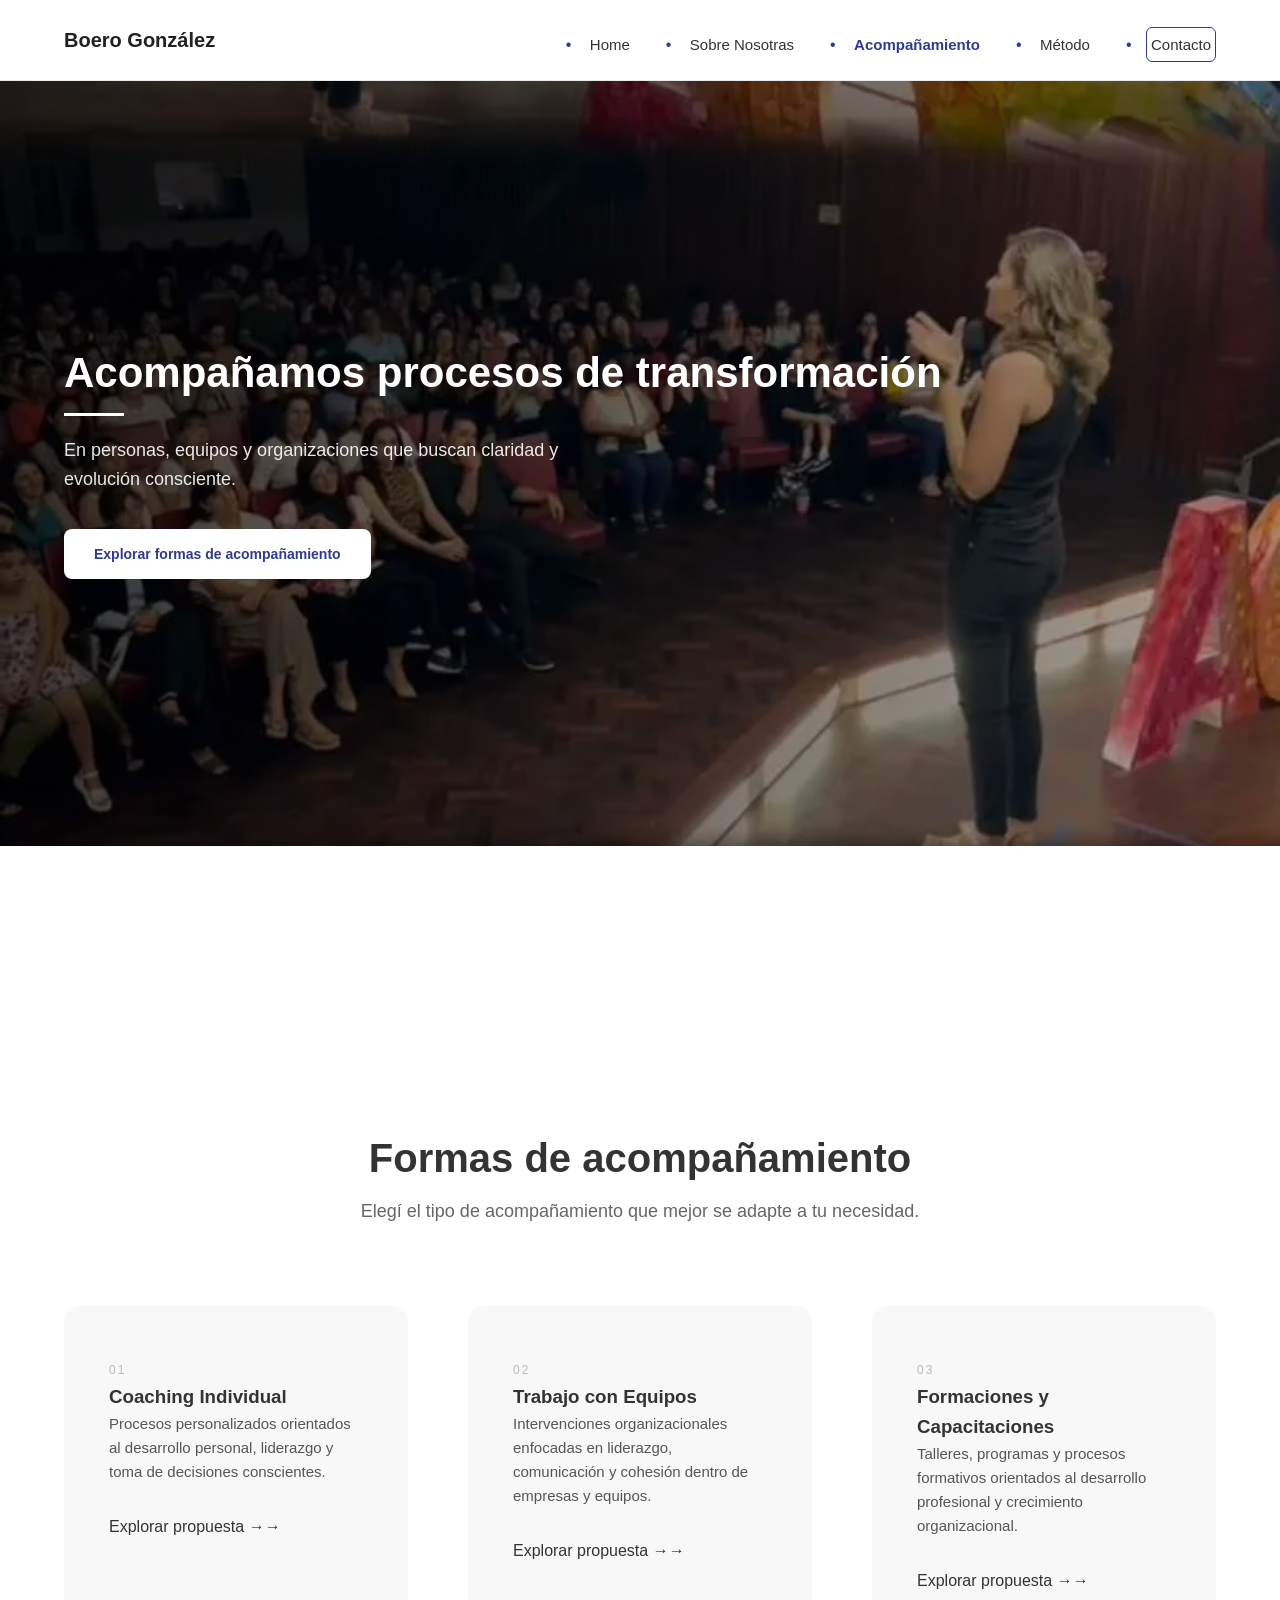
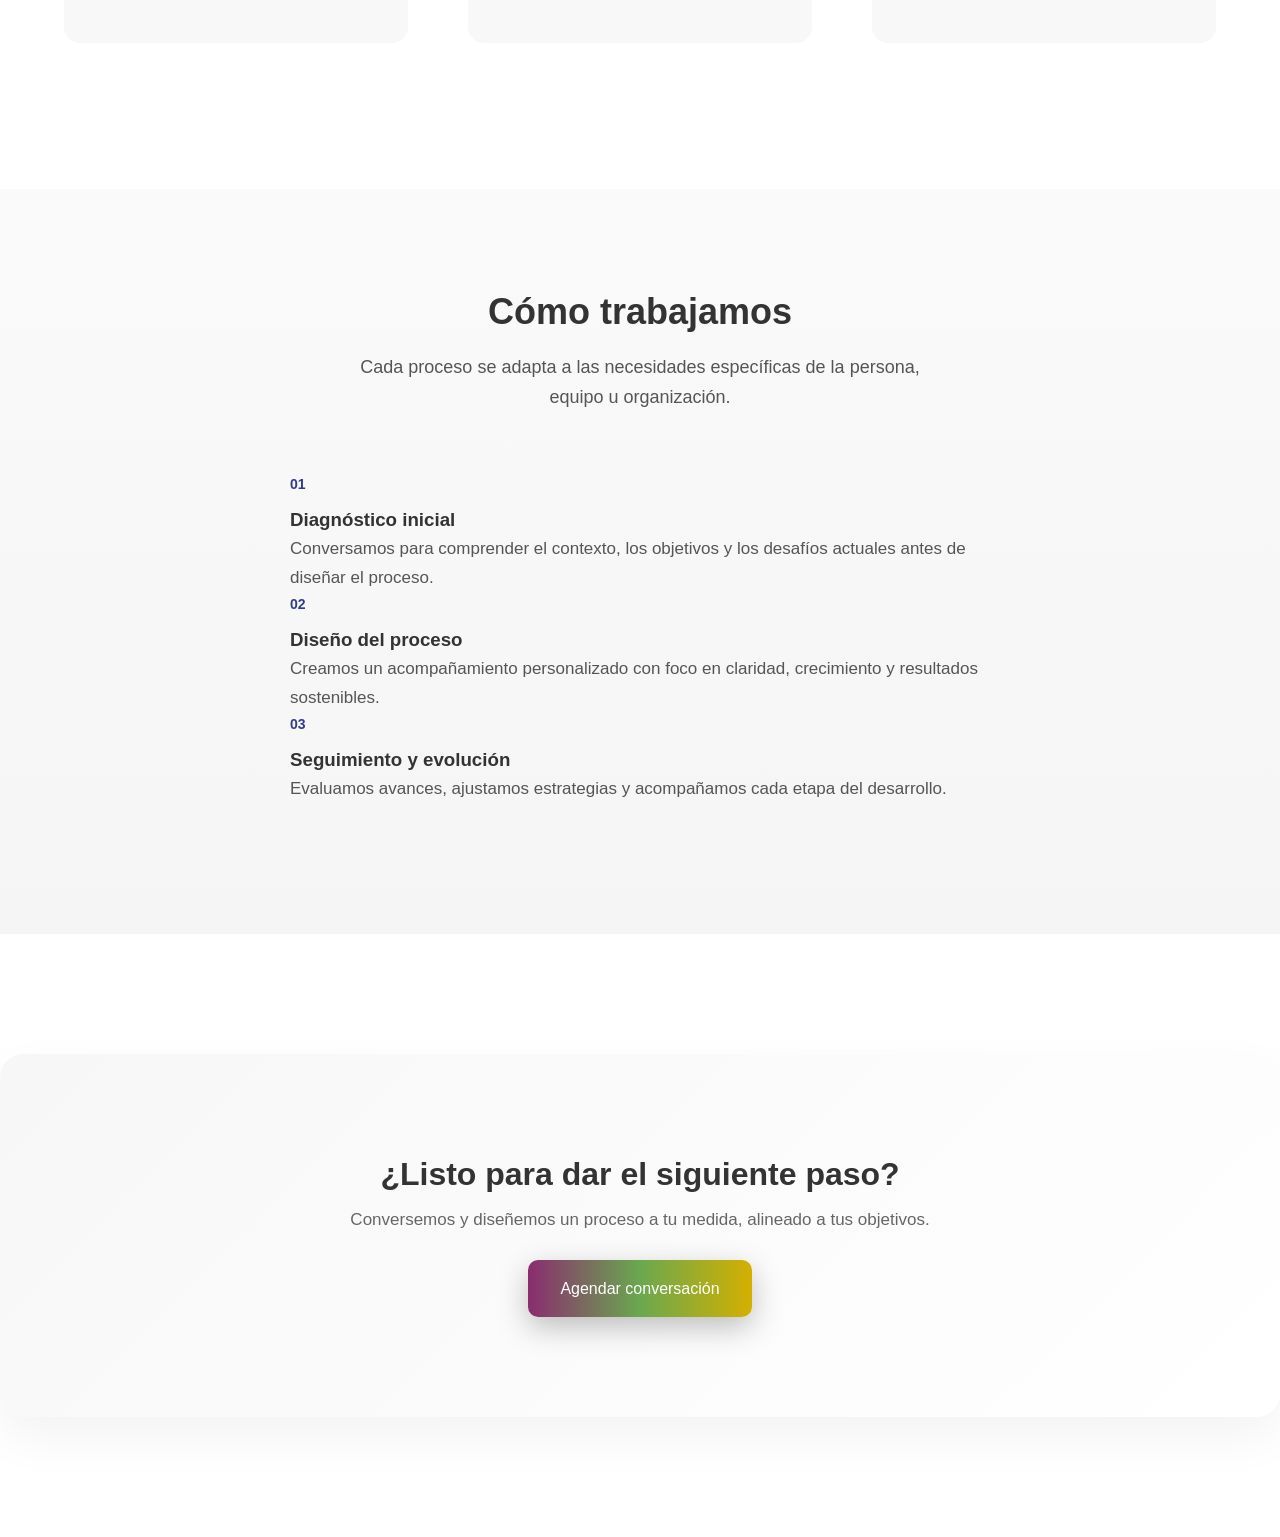
<file: pages/acompañamiento.html>
<!DOCTYPE html>
<html lang="en">
<head>
    <meta charset="UTF-8">
    <meta name="viewport" content="width=device-width, initial-scale=1.0">
    <title>Document</title>
    <link rel="stylesheet" href="/index.html">
    <link rel="stylesheet" href="../css/style.css">


    <!-- Google tag (gtag.js) -->
<script async src="https://www.googletagmanager.com/gtag/js?id=G-6WRJ2VGB2G"></script>
<script>
  window.dataLayer = window.dataLayer || [];
  function gtag(){dataLayer.push(arguments);}
  gtag('js', new Date());

  gtag('config', 'G-6WRJ2VGB2G');
</script>

 <!-- Microsoft Clarity -->
<script type="text/javascript">
    (function(c,l,a,r,i,t,y){
        c[a]=c[a]||function(){(c[a].q=c[a].q||[]).push(arguments)};
        t=l.createElement(r);t.async=1;t.src="https://www.clarity.ms/tag/"+i;
        y=l.getElementsByTagName(r)[0];y.parentNode.insertBefore(t,y);
    })(window, document, "clarity", "script", "wljc9yk3dj");
</script>

</head>
<body>
      <!-- MENU NAV -->
 <!-- MENU NAV -->

<header class="navbar">
  <div class="container nav-container">

    <!-- Logo -->
    <div class="logo">
      <a href="../index.html">Boero González</a>
    </div>

    <!-- Botón hamburguesa -->
    <div class="menu-toggle">
      <span></span>
      <span></span>
      <span></span>
    </div>

    <!-- Navegación principal -->
    <nav class="nav-menu">
      <ul class="nav-links">

        <li><a href="../index.html">Home</a></li>

        <li><a href="./sobrenosotras.html">Sobre Nosotras</a></li>

        <li class="dropdown">
          <a href="./acompañamiento.html" class="active">Acompañamiento</a>
          <ul class="dropdown-menu">
            <li><a href="./sub-menu/coachingindi.html">Coaching Individual</a></li>
            <li><a href="./sub-menu/trabajoequip.html">Trabajo con Equipos</a></li>
            <li><a href="./sub-menu/formaciones.html">Formaciones</a></li>
            <li><a href="./sub-menu/page-interna.html">Coaches certificados</a></li>
          </ul>
        </li>

        <li><a href="./metodo.html">Método</a></li>

        <li><a href="./contacto.html" class="btn-nav">Contacto</a></li>

      </ul>
    </nav>

  </div>

  
</header>


 <!-- HERO PRINCIPAL-->

<section class="acompanamiento-hero">

  <div class="acompanamiento-overlay"></div>

  <div class="container hero-content">

    <h1>Acompañamos procesos de transformación</h1>

    <p>
      En personas, equipos y organizaciones que buscan claridad y evolución consciente.
    </p>

    <a href="#formas-acompanamiento" class="hero-cta btn">
      Explorar formas de acompañamiento
    </a>

  </div>

</section>




 <br>


 <!-- FORMAS DE ACOMPAÑAMIENTO -->

<section id="formas-acompanamiento" class="acompanamiento-hub">

  <div class="container">

    <div class="hub-header">
      <h2>Formas de acompañamiento</h2>
      <p class="hub-subtitulo">
        Elegí el tipo de acompañamiento que mejor se adapte a tu necesidad.
      </p>
    </div>

    <div class="hub-grid">
      

      <!-- Card 01 -->
      <a href="./sub-menu/coachingindi.html" class="hub-card">
        <span class="hub-numero">01</span>
        <h3>Coaching Individual</h3>
        <p>
          Procesos personalizados orientados al desarrollo personal,
          liderazgo y toma de decisiones conscientes.
        </p>
        <span class="hub-link">Explorar propuesta →</span>
      </a>

      <!-- Card 02 -->
      <a href="./sub-menu/trabajoequip.html" class="hub-card">
        <span class="hub-numero">02</span>
        <h3>Trabajo con Equipos</h3>
        <p>
          Intervenciones organizacionales enfocadas en liderazgo,
          comunicación y cohesión dentro de empresas y equipos.
        </p>
        <span class="hub-link">Explorar propuesta →</span>
      </a>

      <!-- Card 03 -->
      <a href="./sub-menu/formaciones.html" class="hub-card">
        <span class="hub-numero">03</span>
        <h3>Formaciones y Capacitaciones</h3>
        <p>
          Talleres, programas y procesos formativos orientados al
          desarrollo profesional y crecimiento organizacional.
        </p>
        <span class="hub-link">Explorar propuesta →</span>
      </a>

    </div>

  </div>

</section>



<br>
 <!-- COMO TRABAJAMOS  -->
 

  <section class="como-trabajamos">
  <div class="container">

    <div class="section-header">
      <h2>Cómo trabajamos</h2>
      <p>
        Cada proceso se adapta a las necesidades específicas de la persona,
        equipo u organización.
      </p>
    </div>

    <div class="proceso-grid">

      <div class="paso">
        <div class="numero">01</div>
        <h3>Diagnóstico inicial</h3>
        <p>
          Conversamos para comprender el contexto, los objetivos y los desafíos
          actuales antes de diseñar el proceso.
        </p>
      </div>

      <div class="paso">
        <div class="numero">02</div>
        <h3>Diseño del proceso</h3>
        <p>
          Creamos un acompañamiento personalizado con foco en claridad,
          crecimiento y resultados sostenibles.
        </p>
      </div>

      <div class="paso">
        <div class="numero">03</div>
        <h3>Seguimiento y evolución</h3>
        <p>
          Evaluamos avances, ajustamos estrategias y acompañamos cada etapa
          del desarrollo.
        </p>
      </div>

    </div>

  </div>
</section>


<!-- CTA FINAL -->
<section class="cta-final">
  <div class="container">
    <h2>¿Listo para dar el siguiente paso?</h2>
<p>
Conversemos y diseñemos un proceso a tu medida, alineado a tus objetivos.
</p>
   <a href="https://wa.me/543424661203" target="_blank" class="btn-primary">
  Agendar conversación
</a>
  </div>
</section>



<script>
  const toggle = document.querySelector('.menu-toggle');
  const navMenu = document.querySelector('.nav-menu');

  if (toggle && navMenu) {
    toggle.addEventListener('click', () => {
      navMenu.classList.toggle('active');
    });
  }

  // cerrar menú al hacer click en links
  const links = document.querySelectorAll('.nav-links a');

  links.forEach(link => {
    link.addEventListener('click', () => {
      navMenu.classList.remove('active');
    });
  });

  // 🔥 dropdown mobile (versión correcta)
  document.querySelectorAll('.dropdown > a').forEach(link => {

    link.addEventListener('click', (e) => {

      if (window.innerWidth <= 768) {

        const parent = link.parentElement;

        if (!parent.classList.contains('open')) {

          e.preventDefault();

          // 🔥 cerrar otros dropdowns
          document.querySelectorAll('.dropdown').forEach(d => {
            d.classList.remove('open');
          });

          parent.classList.add('open');
        }

      }

    });

  });

</script>
</body>
</html>
</file>
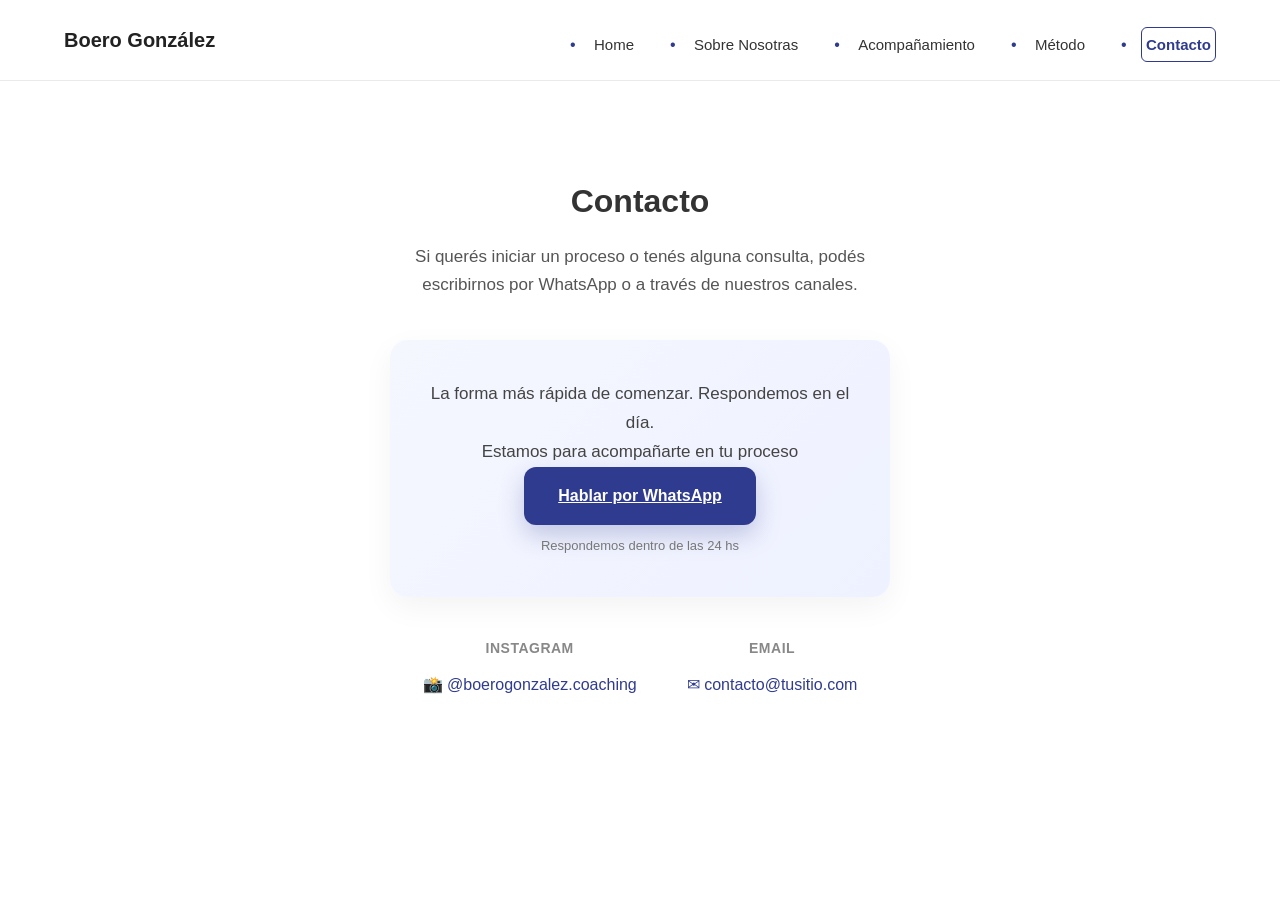
<file: pages/contacto.html>
<!DOCTYPE html>
<html lang="en">
<head>
    <meta charset="UTF-8">
    <meta name="viewport" content="width=device-width, initial-scale=1.0">
    <title>Document</title>
    <link rel="stylesheet" href="../css/style.css">
    <link rel="stylesheet" href="../index.html">

   <!-- Google tag (gtag.js) -->
<script async src="https://www.googletagmanager.com/gtag/js?id=G-6WRJ2VGB2G"></script>
<script>
  window.dataLayer = window.dataLayer || [];
  function gtag(){dataLayer.push(arguments);}
  gtag('js', new Date());

  gtag('config', 'G-6WRJ2VGB2G');
</script>


 <!-- Microsoft Clarity -->
<script type="text/javascript">
    (function(c,l,a,r,i,t,y){
        c[a]=c[a]||function(){(c[a].q=c[a].q||[]).push(arguments)};
        t=l.createElement(r);t.async=1;t.src="https://www.clarity.ms/tag/"+i;
        y=l.getElementsByTagName(r)[0];y.parentNode.insertBefore(t,y);
    })(window, document, "clarity", "script", "wljc9yk3dj");
</script>

</head>
<body>
  <!-- MENU NAV -->

<header class="navbar">
  <div class="container nav-container">

    <!-- Logo -->
    <div class="logo">
      <a href="../index.html">Boero González</a>
    </div>

    <!-- Botón hamburguesa -->
    <div class="menu-toggle">
      <span></span>
      <span></span>
      <span></span>
    </div>

    <!-- Navegación principal -->
    <nav class="nav-menu">
      <ul class="nav-links">

        <li><a href="../index.html">Home</a></li>

        <li><a href="./sobrenosotras.html">Sobre Nosotras</a></li>

        <li class="dropdown">
          <a href="./acompañamiento.html">Acompañamiento</a>
          <ul class="dropdown-menu">
            <li><a href="./sub-menu/coachingindi.html">Coaching Individual</a></li>
            <li><a href="./sub-menu/trabajoequip.html">Trabajo con Equipos</a></li>
            <li><a href="./sub-menu/formaciones.html">Formaciones</a></li>
            <li><a href="./sub-menu/page-interna.html"></a>Coaches certificados</li>
          </ul>
        </li>

        <li><a href="./metodo.html">Método</a></li>

        <li><a href="./contacto.html" class="btn-nav active">Contacto</a></li>

      </ul>
    </nav>

  </div>

  
</header>

<section class="contacto">

  <div class="container contacto-container">

    <h2>Contacto</h2>

    <p class="contacto-intro">
      Si querés iniciar un proceso o tenés alguna consulta, podés escribirnos por WhatsApp o a través de nuestros canales.
    </p>

    <!-- WHATSAPP -->
    <div class="contacto-whatsapp">
      <p>La forma más rápida de comenzar. Respondemos en el día.</p>

      <p class="contacto-highlight">
        Estamos para acompañarte en tu proceso
      </p>
<a href="https://wa.me/5493424661203?text=Hola,%20vengo%20desde%20la%20web%20y%20quiero%20más%20información"
   target="_blank"
   class="btn-whatsapp"
   onclick="gtag('event', 'click_whatsapp', {
     'event_category': 'conversion',
     'event_label': 'contacto'
   });">
  Hablar por WhatsApp
</a>

      <p class="contacto-note">
        Respondemos dentro de las 24 hs
      </p>
    </div>

    <!-- OTROS CANALES -->
    <div class="contacto-info">

      <div class="contacto-item">
        <h4>Instagram</h4>
        <a href="https://www.instagram.com/boerogonzalez.coaching"
           target="_blank">
          📸 @boerogonzalez.coaching
        </a>
      </div>

      <div class="contacto-item">
        <h4>Email</h4>
        <a href="mailto:contacto@tusitio.com">
          ✉ contacto@tusitio.com
        </a>
      </div>

    </div>

  </div>

</section>

 

  <!-- TODO tu contenido -->
<script>
  const toggle = document.querySelector('.menu-toggle');
  const navMenu = document.querySelector('.nav-menu');

  if (toggle && navMenu) {
    toggle.addEventListener('click', () => {
      navMenu.classList.toggle('active');
    });
  }

  // cerrar menú al hacer click en links
  const links = document.querySelectorAll('.nav-links a');

  links.forEach(link => {
    link.addEventListener('click', () => {
      navMenu.classList.remove('active');
    });
  });

  // 🔥 dropdown mobile (versión correcta)
  document.querySelectorAll('.dropdown > a').forEach(link => {

    link.addEventListener('click', (e) => {

      if (window.innerWidth <= 768) {

        const parent = link.parentElement;

        if (!parent.classList.contains('open')) {

          e.preventDefault();

          // 🔥 cerrar otros dropdowns
          document.querySelectorAll('.dropdown').forEach(d => {
            d.classList.remove('open');
          });

          parent.classList.add('open');
        }

      }

    });

  });

</script>




</body>
</html>
</file>
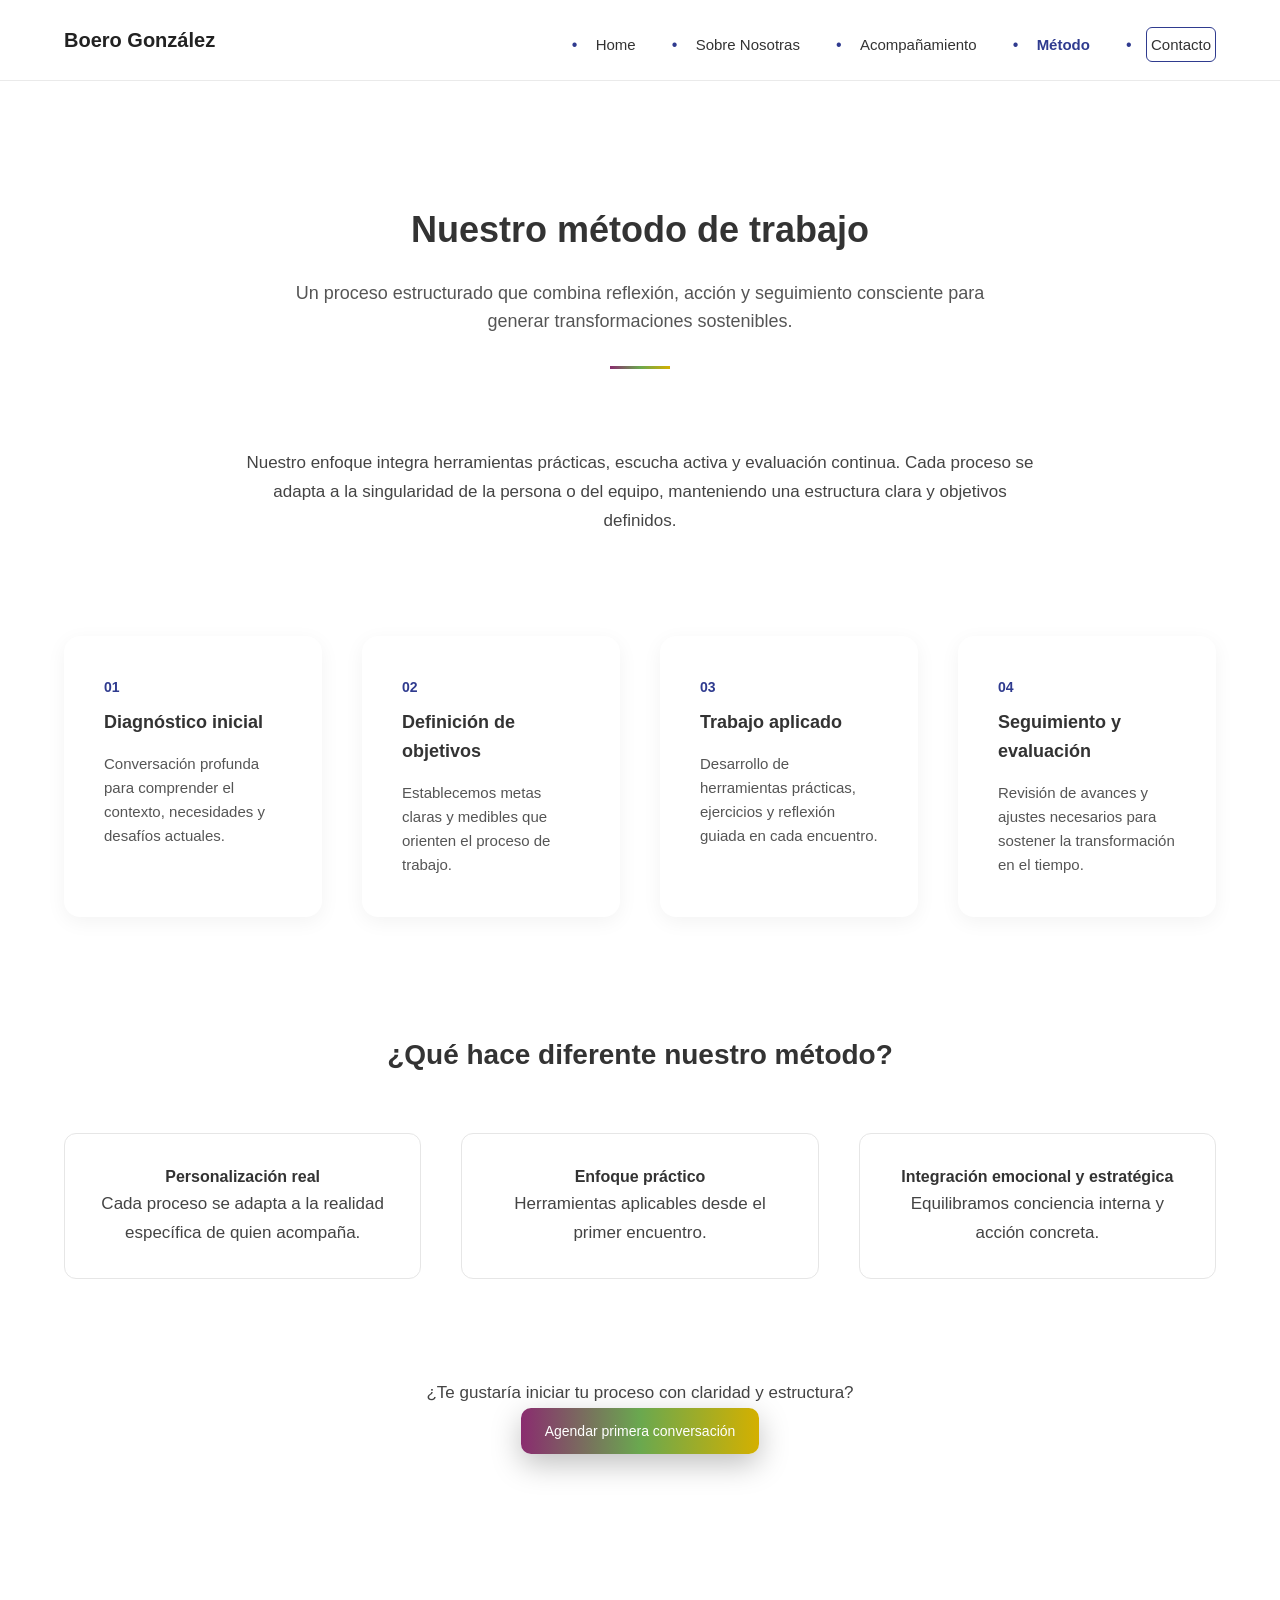
<file: pages/metodo.html>
<!DOCTYPE html>
<html lang="en">
<head>
    <meta charset="UTF-8">
    <meta name="viewport" content="width=device-width, initial-scale=1.0">
    <title>Document</title>
    <link rel="stylesheet" href="../css/style.css"> 
    <link rel="stylesheet" href="../index.html">


   <!-- Google tag (gtag.js) -->
<script async src="https://www.googletagmanager.com/gtag/js?id=G-6WRJ2VGB2G"></script>
<script>
  window.dataLayer = window.dataLayer || [];
  function gtag(){dataLayer.push(arguments);}
  gtag('js', new Date());

  gtag('config', 'G-6WRJ2VGB2G');
</script>


 <!-- Microsoft Clarity -->
<script type="text/javascript">
    (function(c,l,a,r,i,t,y){
        c[a]=c[a]||function(){(c[a].q=c[a].q||[]).push(arguments)};
        t=l.createElement(r);t.async=1;t.src="https://www.clarity.ms/tag/"+i;
        y=l.getElementsByTagName(r)[0];y.parentNode.insertBefore(t,y);
    })(window, document, "clarity", "script", "wljc9yk3dj");
</script>

</head>
<body>
 <!-- MENU NAV -->

<header class="navbar">
  <div class="container nav-container">

    <!-- Logo -->
    <div class="logo">
      <a href="../index.html">Boero González</a>
    </div>

    <!-- Botón hamburguesa -->
    <div class="menu-toggle">
      <span></span>
      <span></span>
      <span></span>
    </div>

    <!-- Navegación principal -->
    <nav class="nav-menu">
      <ul class="nav-links">

        <li><a href="../index.html">Home</a></li>

        <li><a href="./sobrenosotras.html">Sobre Nosotras</a></li>

        <li class="dropdown">
          <a href="./acompañamiento.html">Acompañamiento</a>
          <ul class="dropdown-menu">
            <li><a href="./sub-menu/coachingindi.html">Coaching Individual</a></li>
            <li><a href="./sub-menu/trabajoequip.html">Trabajo con Equipos</a></li>
            <li><a href="./sub-menu/formaciones.html" class="active">Formaciones</a></li>
            <li><a href="./sub-menu/page-interna.html">Coaches certificados</a></li>
          </ul>
        </li>

        <li><a href="./metodo.html" class="active">Método</a></li>

        <li><a href="./contacto.html" class="btn-nav">Contacto</a></li>

      </ul>
    </nav>

  </div>

  
</header>


<!-- METODO -->
<section class="metodo">

  <div class="container">

    <!-- HERO METODO -->
    <div class="metodo-header">
      <h1>Nuestro método de trabajo</h1>
      <p class="metodo-intro">
        Un proceso estructurado que combina reflexión, acción y seguimiento
        consciente para generar transformaciones sostenibles.
      </p>
      <div class="linea-divisoria"></div>
    </div>


    <!-- DESCRIPCIÓN GENERAL -->
    <div class="metodo-descripcion">
      <p>
        Nuestro enfoque integra herramientas prácticas, escucha activa y
        evaluación continua. Cada proceso se adapta a la singularidad
        de la persona o del equipo, manteniendo una estructura clara
        y objetivos definidos.
      </p>
    </div>


    <!-- ETAPAS DEL PROCESO -->
    <div class="metodo-etapas">

      <div class="etapa">
        <span class="numero">01</span>
        <h3>Diagnóstico inicial</h3>
        <p>
          Conversación profunda para comprender el contexto,
          necesidades y desafíos actuales.
        </p>
      </div>

      <div class="etapa">
        <span class="numero">02</span>
        <h3>Definición de objetivos</h3>
        <p>
          Establecemos metas claras y medibles que orienten
          el proceso de trabajo.
        </p>
      </div>

      <div class="etapa">
        <span class="numero">03</span>
        <h3>Trabajo aplicado</h3>
        <p>
          Desarrollo de herramientas prácticas, ejercicios
          y reflexión guiada en cada encuentro.
        </p>
      </div>

      <div class="etapa">
        <span class="numero">04</span>
        <h3>Seguimiento y evaluación</h3>
        <p>
          Revisión de avances y ajustes necesarios para sostener
          la transformación en el tiempo.
        </p>
      </div>

    </div>


    <!-- DIFERENCIADOR -->
    <div class="metodo-diferencial">
      <h2>¿Qué hace diferente nuestro método?</h2>

      <div class="diferencial-grid">
        <div class="diferencial-item">
          <h4>Personalización real</h4>
          <p>Cada proceso se adapta a la realidad específica de quien acompaña.</p>
        </div>

        <div class="diferencial-item">
          <h4>Enfoque práctico</h4>
          <p>Herramientas aplicables desde el primer encuentro.</p>
        </div>

        <div class="diferencial-item">
          <h4>Integración emocional y estratégica</h4>
          <p>Equilibramos conciencia interna y acción concreta.</p>
        </div>
      </div>
    </div>


    <!-- CTA FINAL -->
    <div class="metodo-cta">
      <p>¿Te gustaría iniciar tu proceso con claridad y estructura?</p>
      <a href="#contacto" class="btn-primary">Agendar primera conversación</a>
    </div>

  </div>

</section>







  <!-- TODO tu contenido -->
<script>
  const toggle = document.querySelector('.menu-toggle');
  const navMenu = document.querySelector('.nav-menu');

  if (toggle && navMenu) {
    toggle.addEventListener('click', () => {
      navMenu.classList.toggle('active');
    });
  }

  // cerrar menú al hacer click en links
  const links = document.querySelectorAll('.nav-links a');

  links.forEach(link => {
    link.addEventListener('click', () => {
      navMenu.classList.remove('active');
    });
  });

  // 🔥 dropdown mobile (versión correcta)
  document.querySelectorAll('.dropdown > a').forEach(link => {

    link.addEventListener('click', (e) => {

      if (window.innerWidth <= 768) {

        const parent = link.parentElement;

        if (!parent.classList.contains('open')) {

          e.preventDefault();

          // 🔥 cerrar otros dropdowns
          document.querySelectorAll('.dropdown').forEach(d => {
            d.classList.remove('open');
          });

          parent.classList.add('open');
        }

      }

    });

  });

</script>




</body>
</html>
</file>
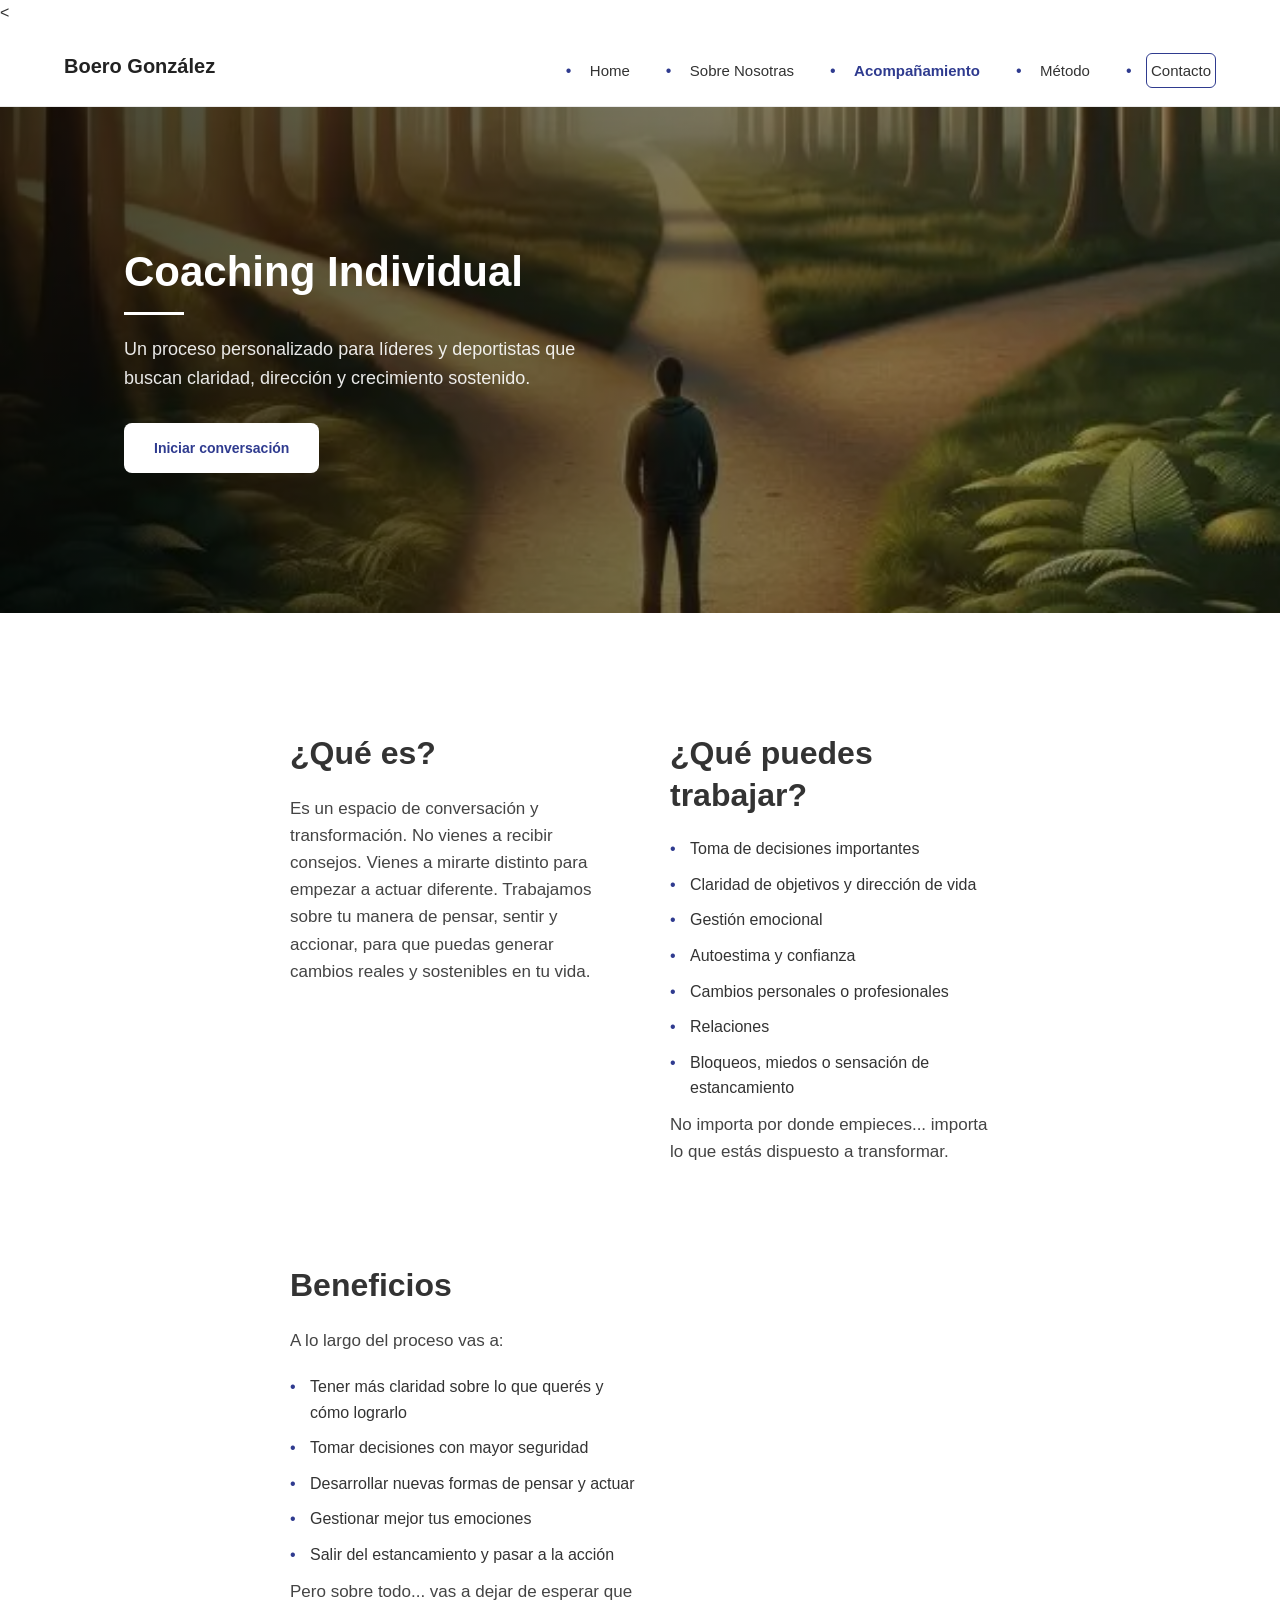
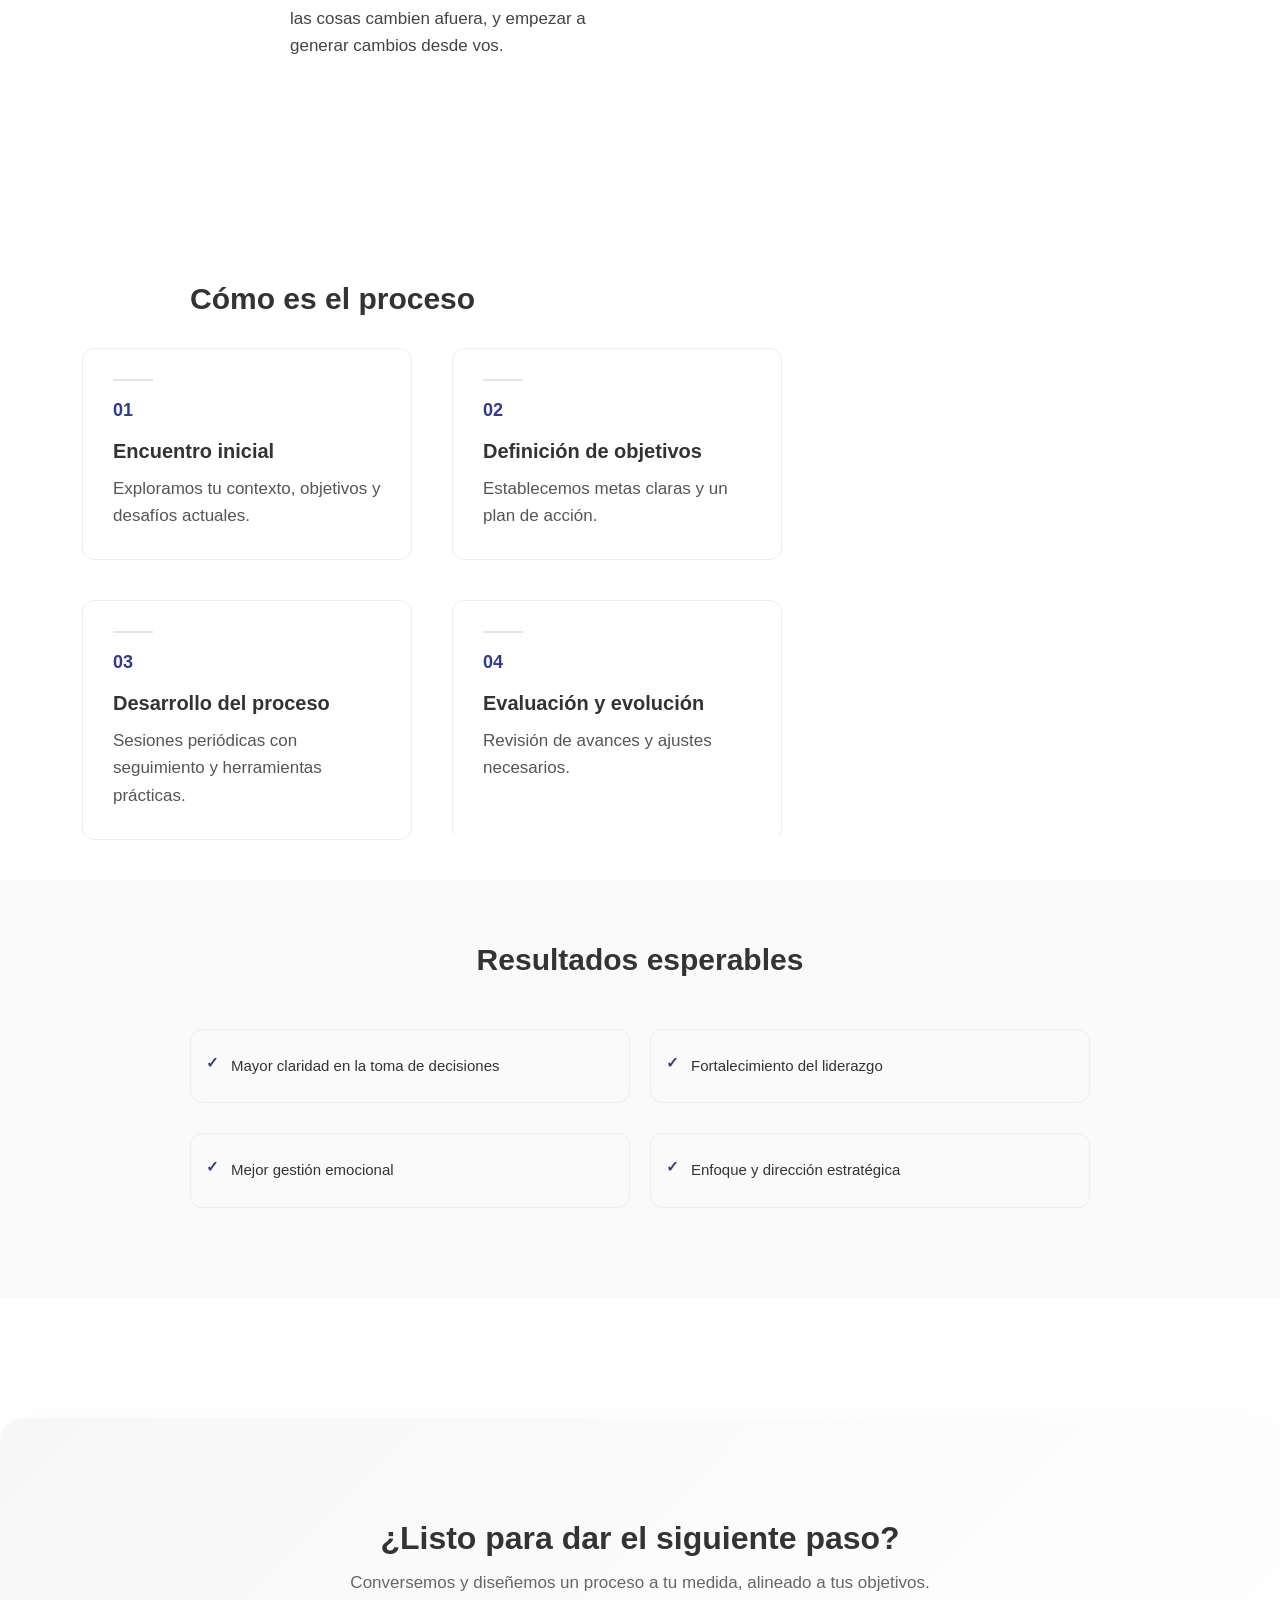
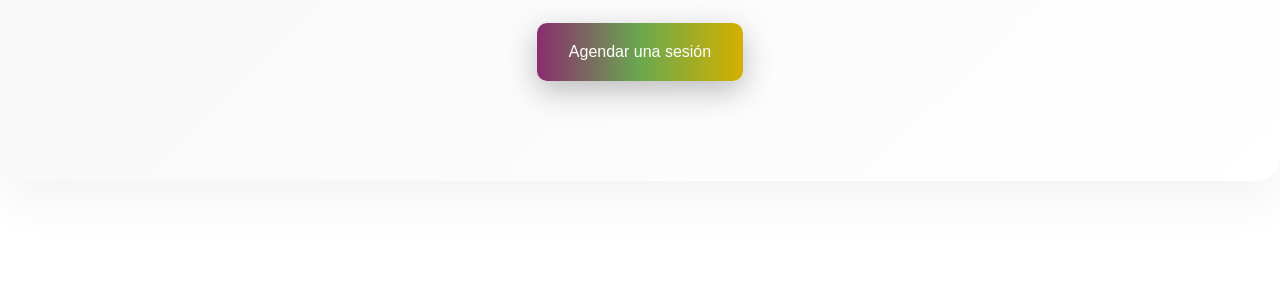
<file: pages/sub-menu/coachingindi.html>
<!DOCTYPE html>
<html lang="en">
<head>
    <meta charset="UTF-8">
    <meta name="viewport" content="width=device-width, initial-scale=1.0">
    <title>Document</title>
    <link rel="stylesheet" href="../../css/style.css">


    <<!-- Google tag (gtag.js) -->
<script async src="https://www.googletagmanager.com/gtag/js?id=G-6WRJ2VGB2G"></script>
<script>
  window.dataLayer = window.dataLayer || [];
  function gtag(){dataLayer.push(arguments);}
  gtag('js', new Date());

  gtag('config', 'G-6WRJ2VGB2G');
</script>



 <!-- Microsoft Clarity -->
<script type="text/javascript">
    (function(c,l,a,r,i,t,y){
        c[a]=c[a]||function(){(c[a].q=c[a].q||[]).push(arguments)};
        t=l.createElement(r);t.async=1;t.src="https://www.clarity.ms/tag/"+i;
        y=l.getElementsByTagName(r)[0];y.parentNode.insertBefore(t,y);
    })(window, document, "clarity", "script", "wljc9yk3dj");
</script>

</head>
<body>
  <!-- MENU NAV -->

<header class="navbar">
  <div class="container nav-container">

    <!-- Logo -->
    <div class="logo">
      <a href="../../index.html">Boero González</a>
    </div>

    <!-- Botón hamburguesa -->
    <div class="menu-toggle">
      <span></span>
      <span></span>
      <span></span>
    </div>

    <!-- Navegación principal -->
    <nav class="nav-menu">
      <ul class="nav-links">

        <li><a href="../../index.html">Home</a></li>

        <li><a href="../sobrenosotras.html">Sobre Nosotras</a></li>

        <li class="dropdown">
          <a href="../acompañamiento.html" class="active">Acompañamiento</a>
          <ul class="dropdown-menu">
            <li><a href="./coachingindi.html" class="active">Coaching Individual</a></li>
            <li><a href="./trabajoequip.html">Trabajo con Equipos</a></li>
            <li><a href="./formaciones.html">Formaciones</a></li>
            <li><a href="./page-interna.html">Coaches certificados</a></li>
          </ul>
        </li>

        <li><a href="../metodo.html">Método</a></li>

        <li><a href="../contacto.html" class="btn-nav">Contacto</a></li>

      </ul>
    </nav>

  </div>

  
</header>











<section class="coaching-hero">
  <div class="container">
    <div class="hero-content">
      <h1>Coaching Individual</h1>
      <p>
        Un proceso personalizado para líderes y deportistas que buscan claridad,
        dirección y crecimiento sostenido.
      </p>
      <a href="https://wa.me/543424661203" target="_blank" class="hero-cta">
  Iniciar conversación
</a>
    </div>
  </div>
</section>

<section class="coaching">

  <div class="container">

    <!-- FILA 1 -->
    <div class="coaching-row">

      <div class="coaching-box">
        <h2>¿Qué es?</h2>
        <p>
          Es un espacio de conversación y transformación. No vienes a recibir consejos.
          Vienes a mirarte distinto para empezar a actuar diferente.
          Trabajamos sobre tu manera de pensar, sentir y accionar, para que puedas generar cambios reales y sostenibles en tu vida.
        </p>
      </div>

      <div class="coaching-box">
        <h2>¿Qué puedes trabajar?</h2>
        <ul class="ideal-list">
          <li>Toma de decisiones importantes</li>
          <li>Claridad de objetivos y dirección de vida</li>
          <li>Gestión emocional</li>
          <li>Autoestima y confianza</li>
          <li>Cambios personales o profesionales</li>
          <li>Relaciones</li>
          <li>Bloqueos, miedos o sensación de estancamiento</li>
        </ul>
        <p>No importa por donde empieces... importa lo que estás dispuesto a transformar.</p>
      </div>

    </div>

    <!-- FILA 2 -->
    <div class="coaching-row">

      <div class="coaching-box">
        <h2>Beneficios</h2>
        <p>A lo largo del proceso vas a:</p>
        <ul class="ideal-list">
          <li>Tener más claridad sobre lo que querés y cómo lograrlo</li>
          <li>Tomar decisiones con mayor seguridad</li>
          <li>Desarrollar nuevas formas de pensar y actuar</li>
          <li>Gestionar mejor tus emociones</li>
          <li>Salir del estancamiento y pasar a la acción</li>
        </ul>
        <p>
          Pero sobre todo... vas a dejar de esperar que las cosas cambien afuera,
          y empezar a generar cambios desde vos.
        </p>
      </div>

    </div>

  </div>

</section>


<section class="coaching-proceso">
  <div class="container">
    <h2>Cómo es el proceso</h2>

    <div class="timeline">
      <div class="step">
        <span class="number">01</span>
        <h3>Encuentro inicial</h3>
        <p>Exploramos tu contexto, objetivos y desafíos actuales.</p>
      </div>

      <div class="step">
        <span class="number">02</span>
        <h3>Definición de objetivos</h3>
        <p>Establecemos metas claras y un plan de acción.</p>
      </div>

      <div class="step">
        <span class="number">03</span>
        <h3>Desarrollo del proceso</h3>
        <p>Sesiones periódicas con seguimiento y herramientas prácticas.</p>
      </div>

      <div class="step">
        <span class="number">04</span>
        <h3>Evaluación y evolución</h3>
        <p>Revisión de avances y ajustes necesarios.</p>
      </div>
    </div>
  </div>
</section>


<section class="coaching-resultados">
  <div class="container">
    <h2>Resultados esperables</h2>
    <ul class="result-list">
      <li>Mayor claridad en la toma de decisiones</li>
      <li>Fortalecimiento del liderazgo</li>
      <li>Mejor gestión emocional</li>
      <li>Enfoque y dirección estratégica</li>
    </ul>
  </div>
</section>



<!-- CTA FINAL -->
<section class="cta-final">
  <div class="container">
    <h2>¿Listo para dar el siguiente paso?</h2>
<p>
Conversemos y diseñemos un proceso a tu medida, alineado a tus objetivos.
</p>
   <a href="https://wa.me/543424661203" target="_blank" class="btn-primary">
  Agendar una sesión
</a>
  </div>
</section>


<script>
  const toggle = document.querySelector('.menu-toggle');
  const navMenu = document.querySelector('.nav-menu');

  if (toggle && navMenu) {
    toggle.addEventListener('click', () => {
      navMenu.classList.toggle('active');
    });
  }

  // cerrar menú al hacer click en links
  const links = document.querySelectorAll('.nav-links a');

  links.forEach(link => {
    link.addEventListener('click', () => {
      navMenu.classList.remove('active');
    });
  });

  // 🔥 dropdown mobile (versión correcta)
  document.querySelectorAll('.dropdown > a').forEach(link => {

    link.addEventListener('click', (e) => {

      if (window.innerWidth <= 768) {

        const parent = link.parentElement;

        if (!parent.classList.contains('open')) {

          e.preventDefault();

          // 🔥 cerrar otros dropdowns
          document.querySelectorAll('.dropdown').forEach(d => {
            d.classList.remove('open');
          });

          parent.classList.add('open');
        }

      }

    });

  });

</script>
</html>
</file>
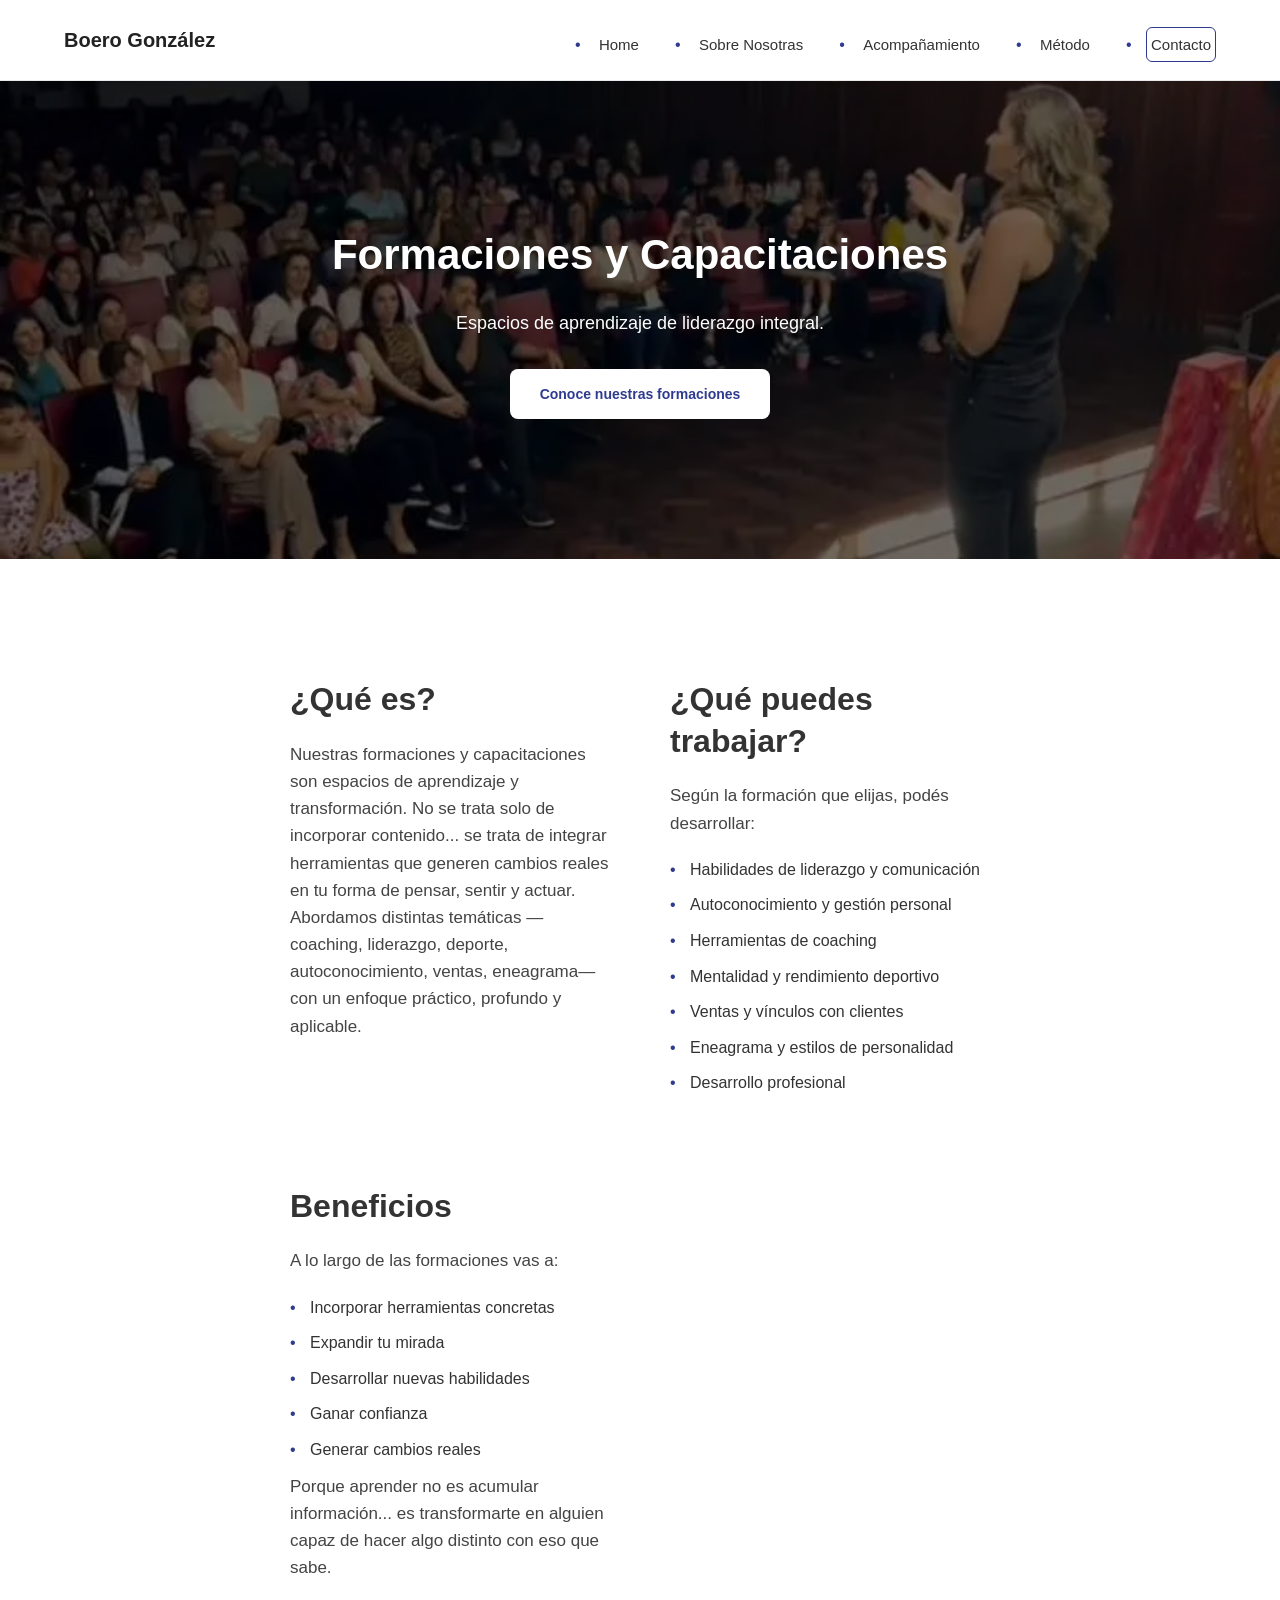
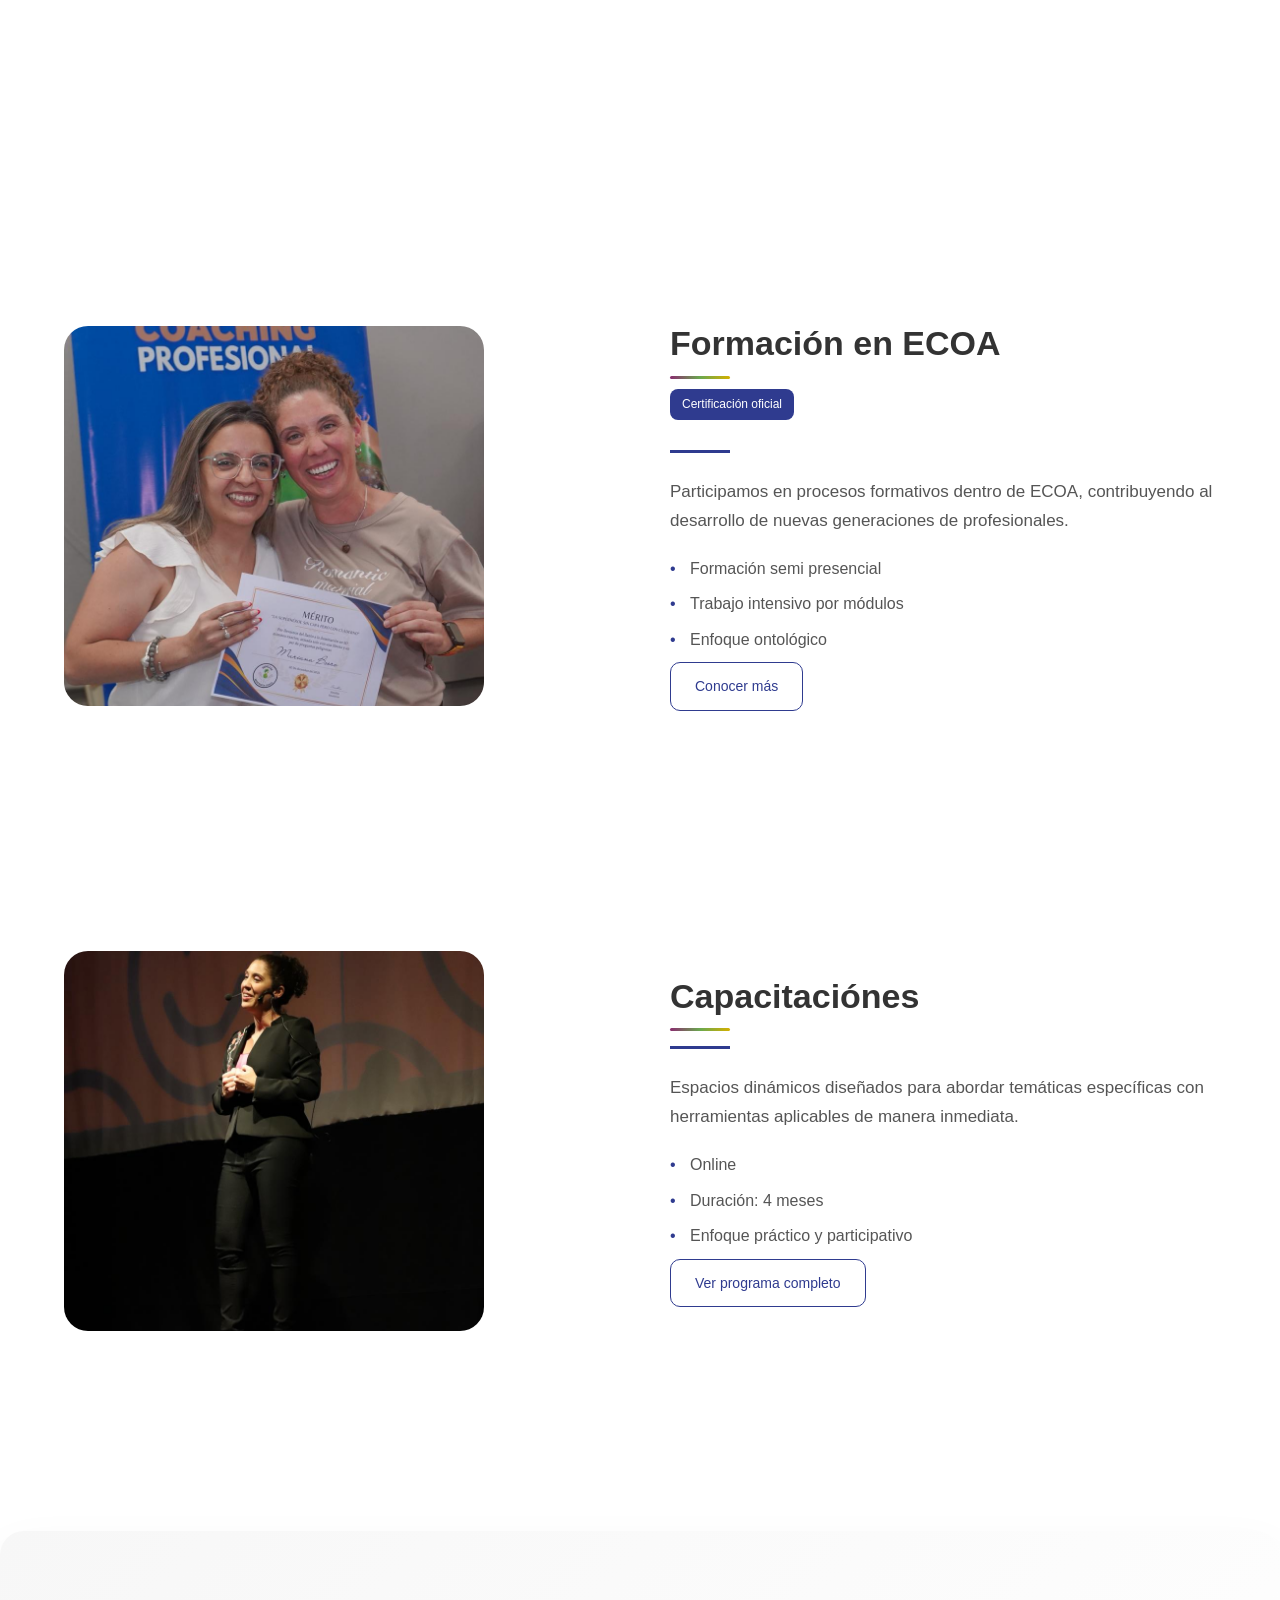
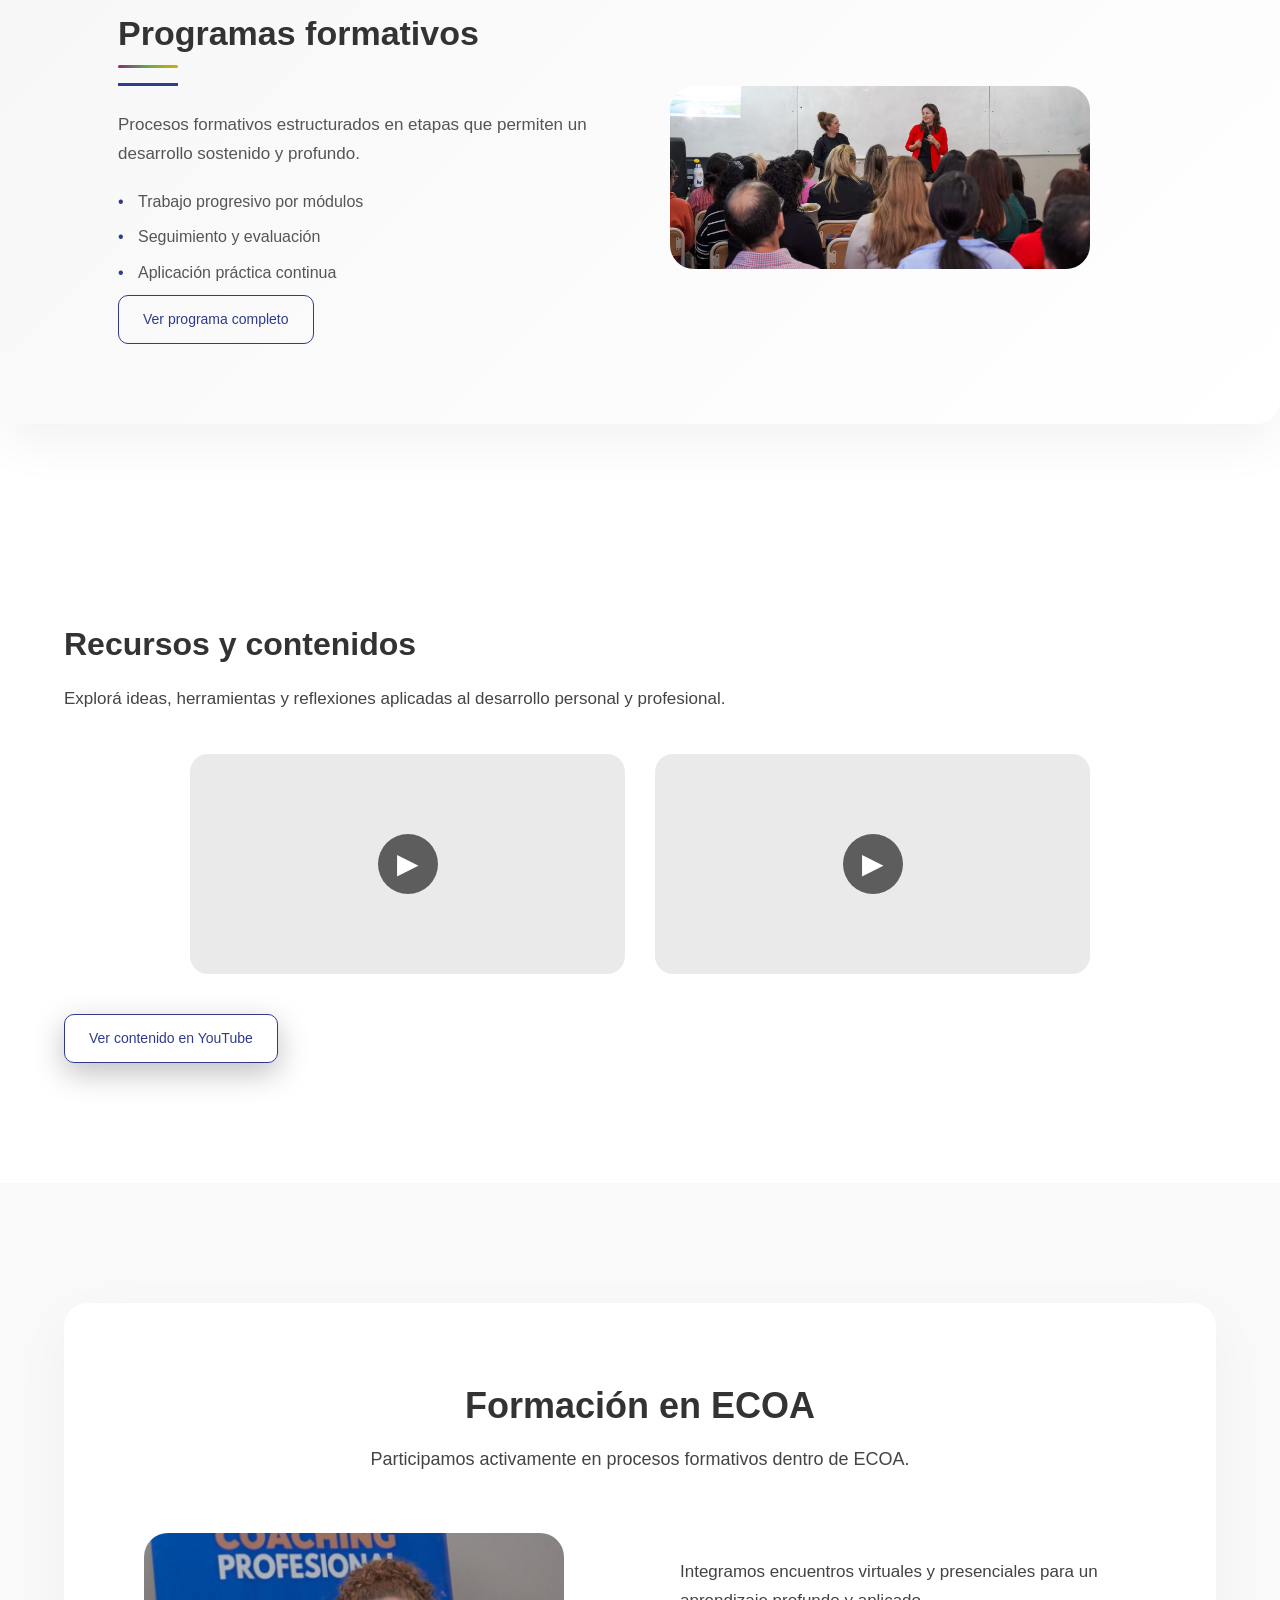
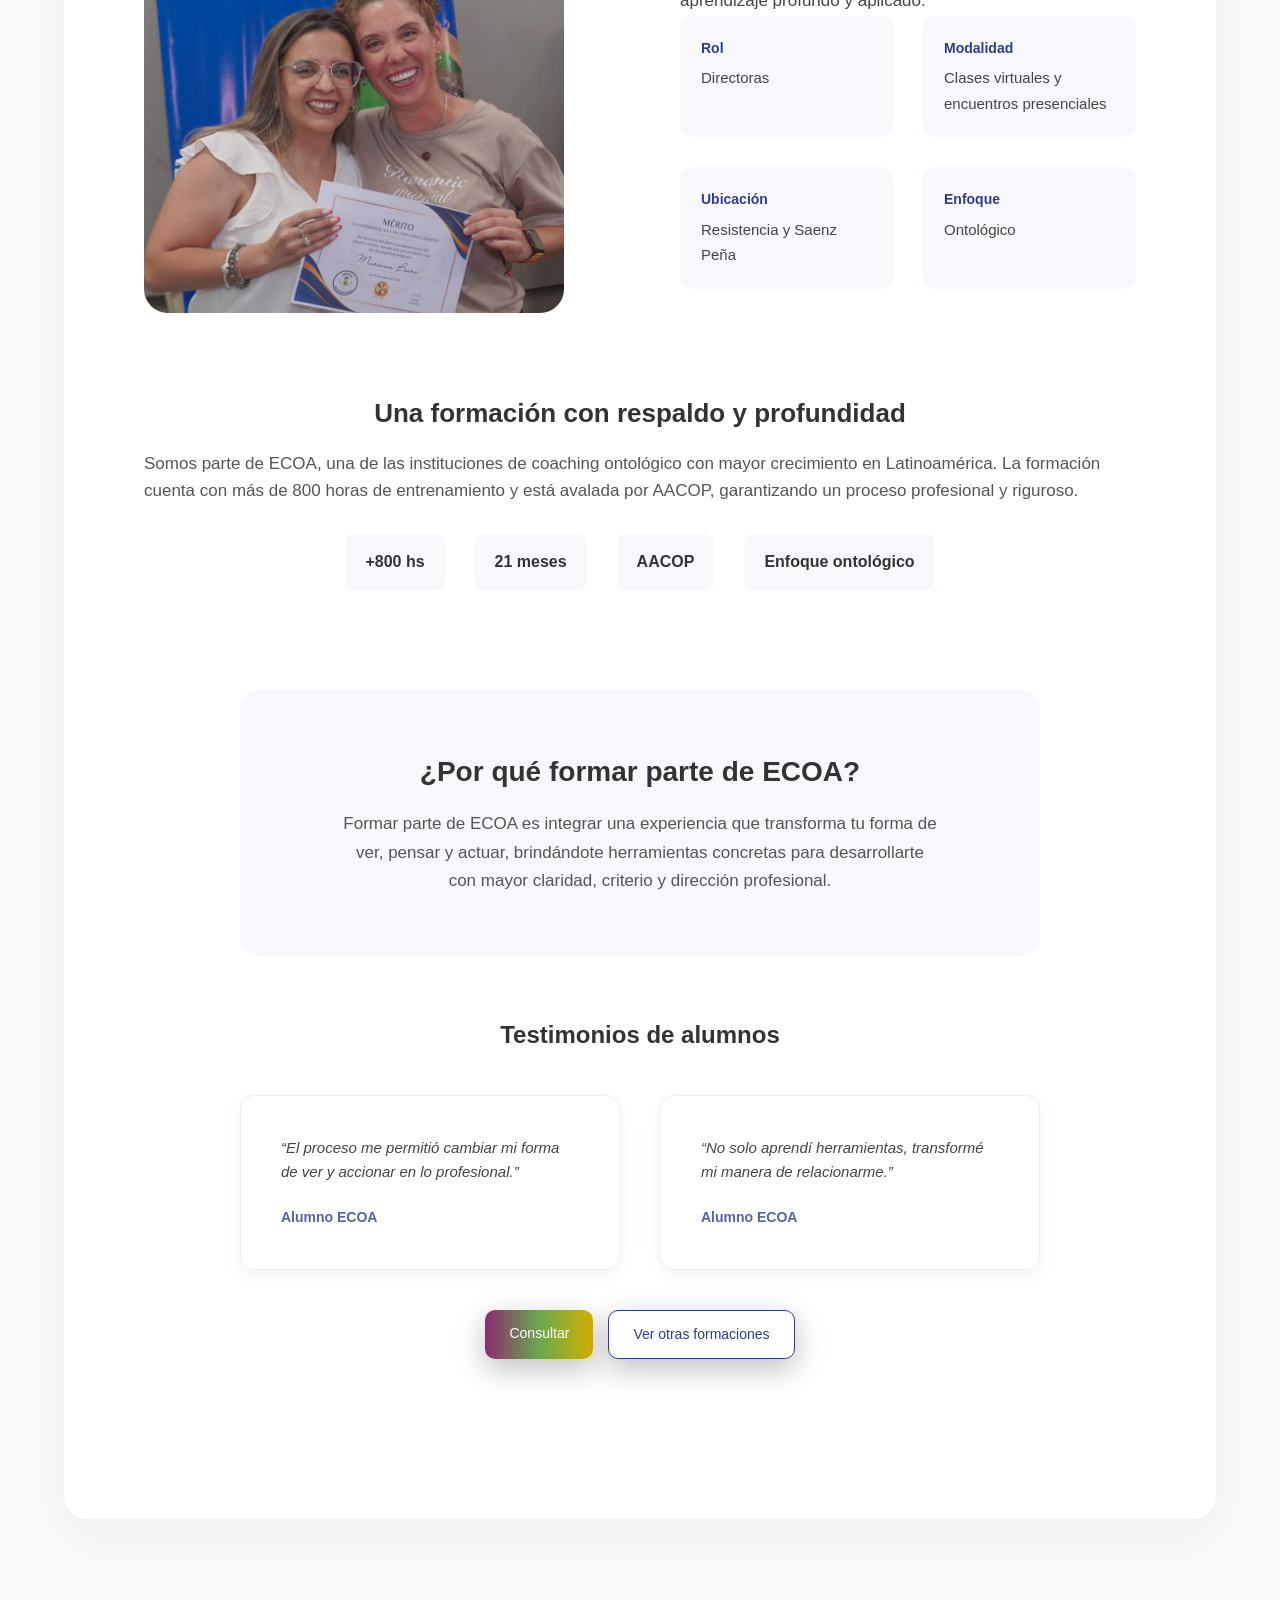
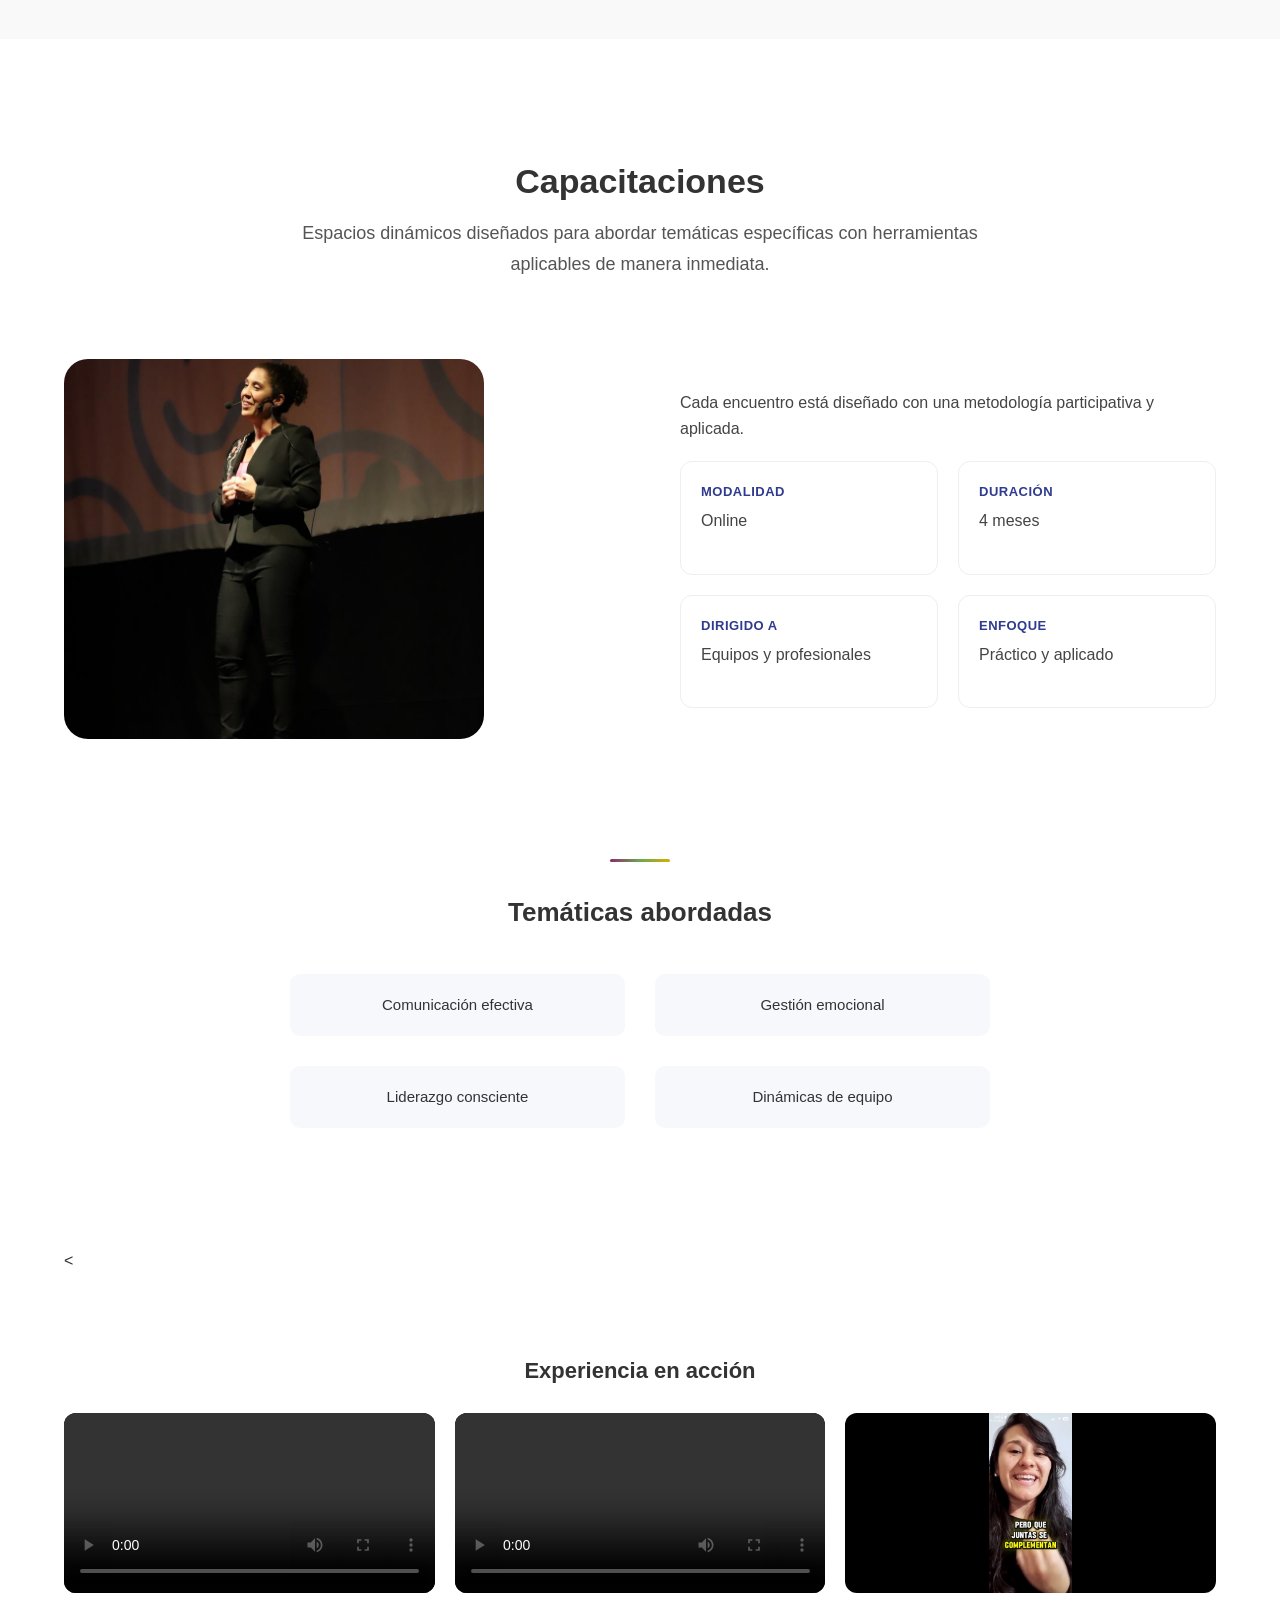
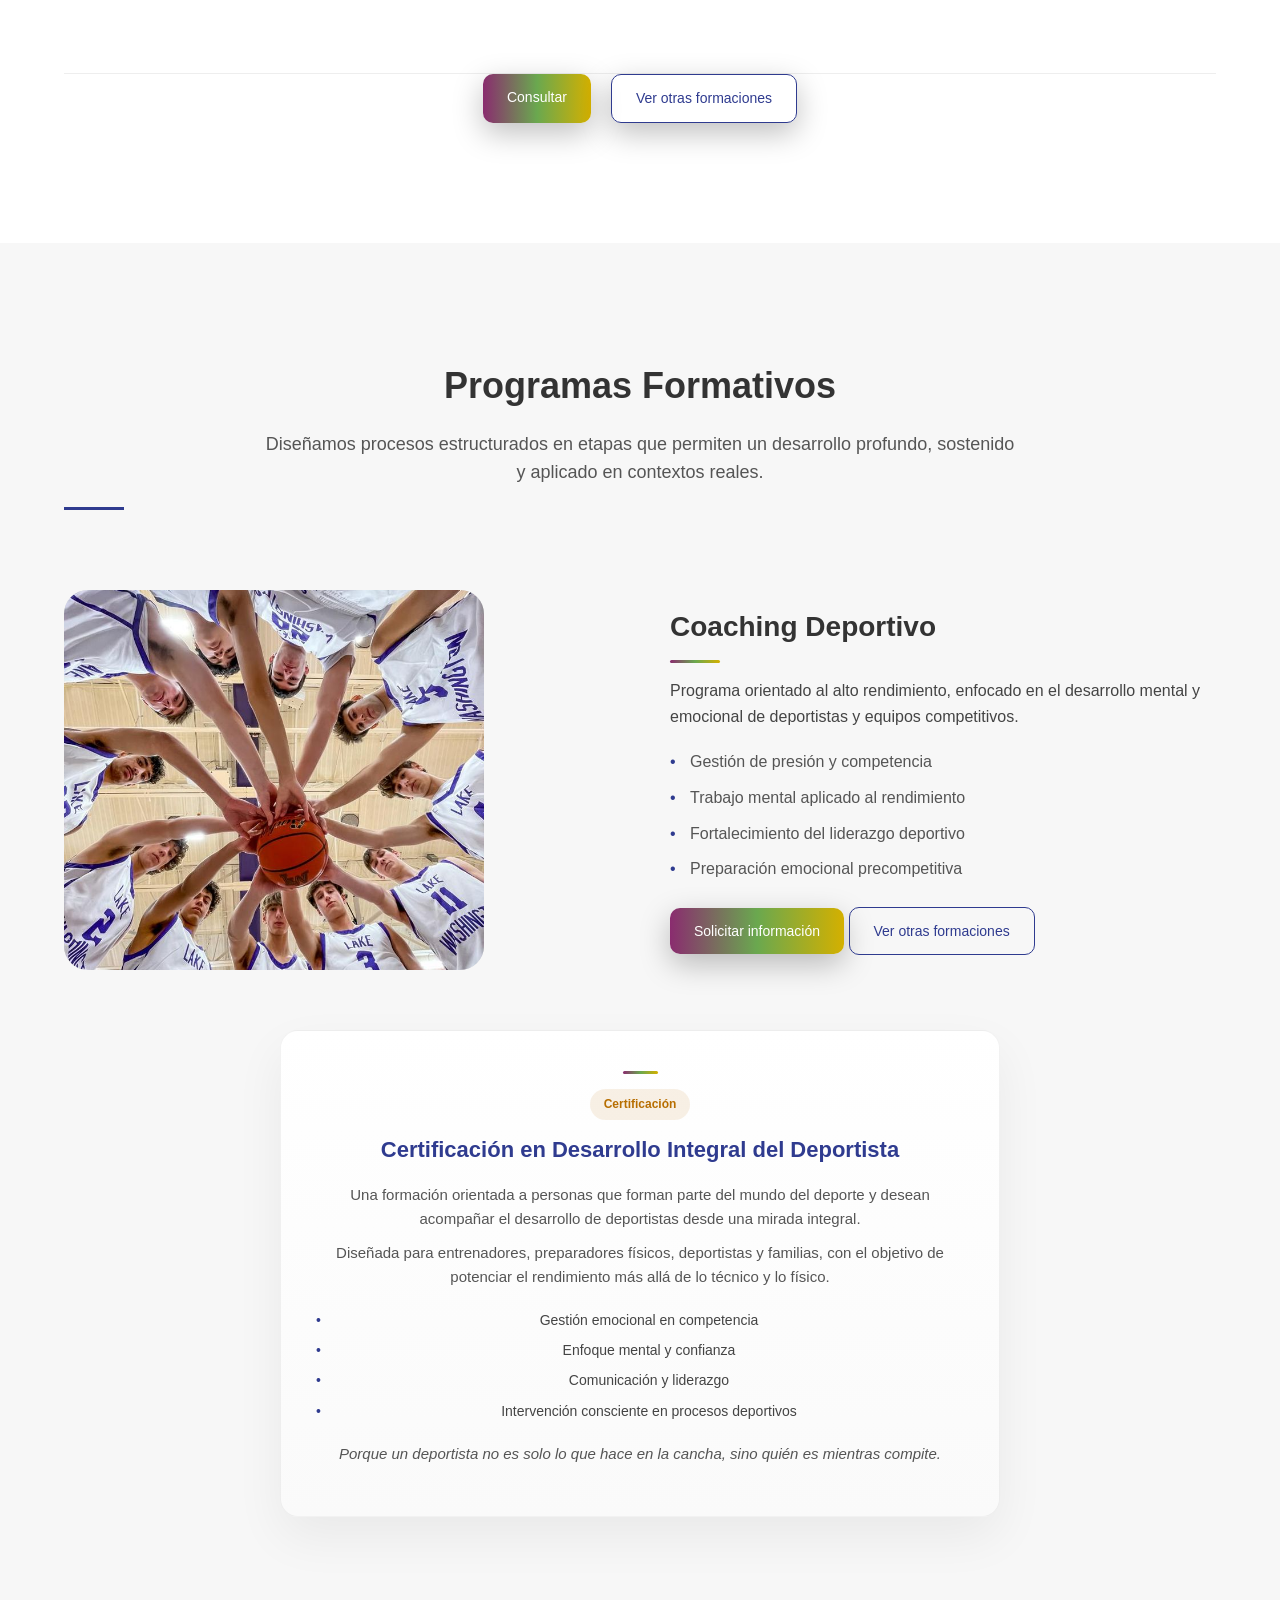
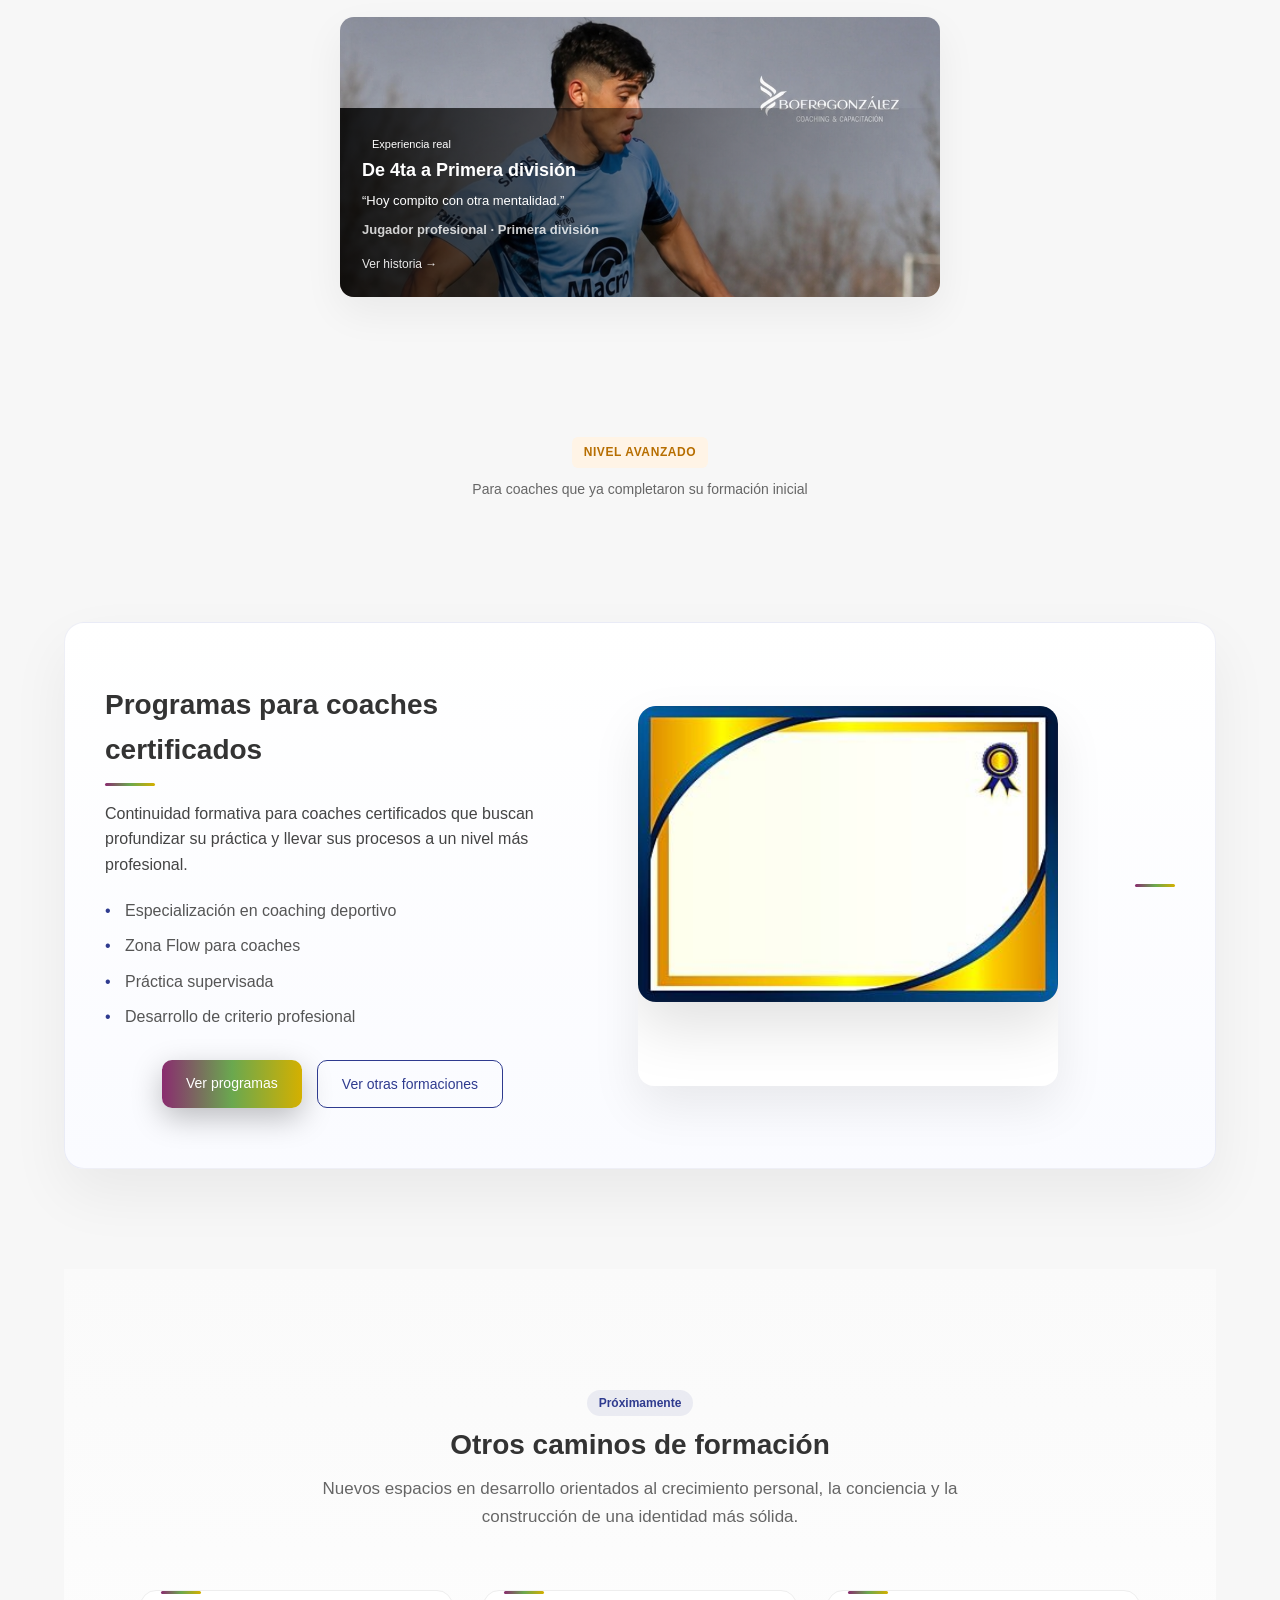
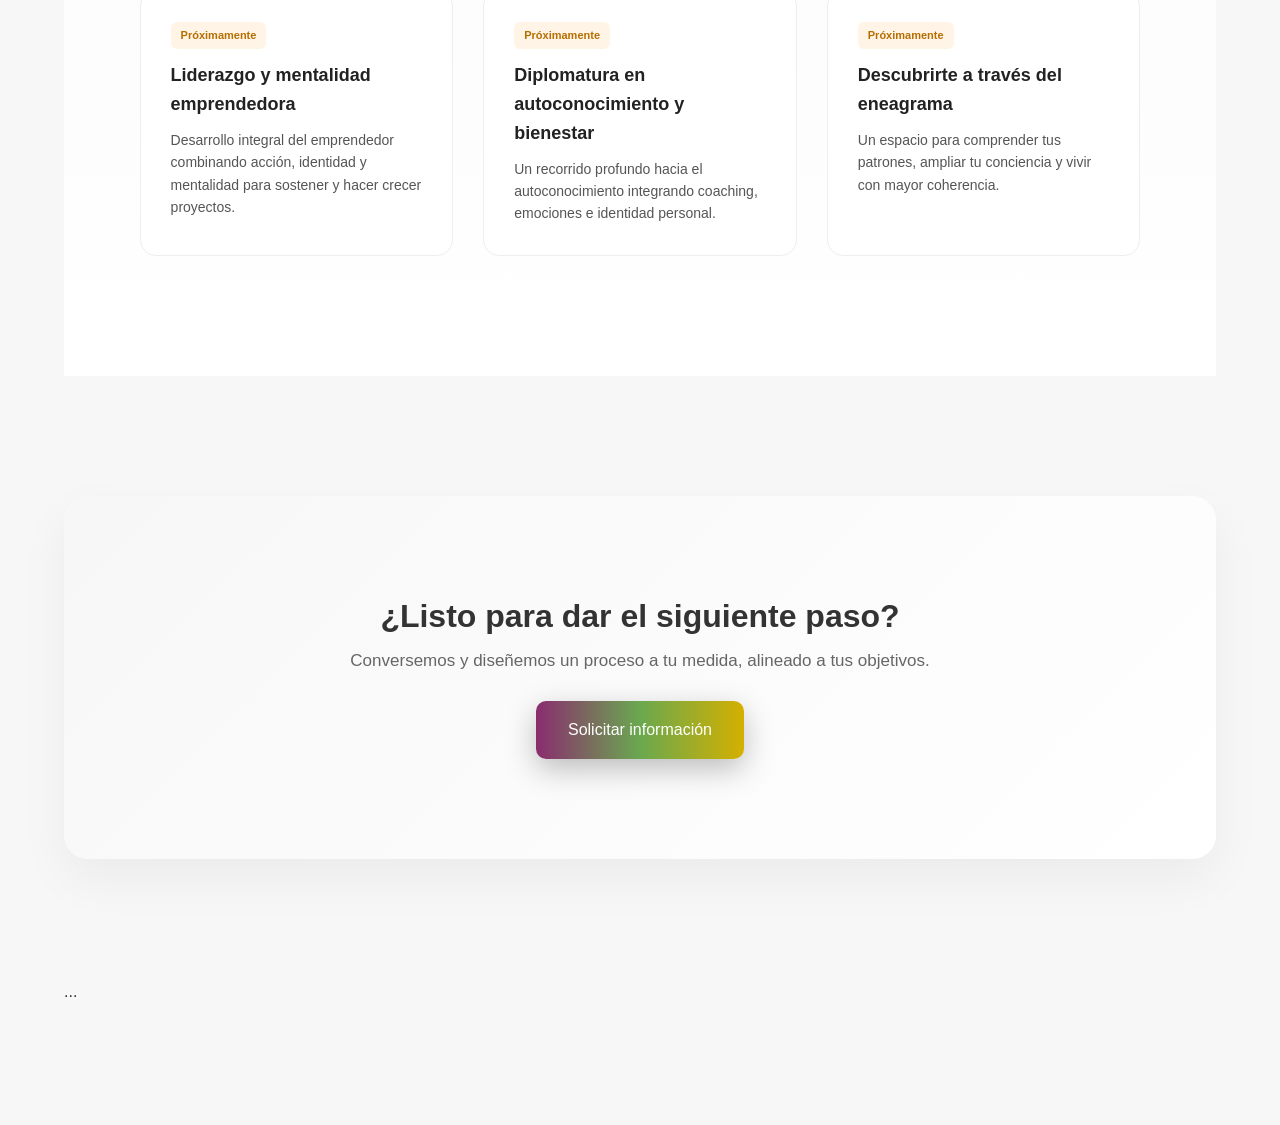
<file: pages/sub-menu/formaciones.html>
<!DOCTYPE html>
<html lang="en">
<head>
    <meta charset="UTF-8">
    <meta name="viewport" content="width=device-width, initial-scale=1.0">
    <title>Formaciones</title>
    <link rel="stylesheet" href="../../css/style.css">

   <!-- Google tag (gtag.js) -->
<script async src="https://www.googletagmanager.com/gtag/js?id=G-6WRJ2VGB2G"></script>
<script>
  window.dataLayer = window.dataLayer || [];
  function gtag(){dataLayer.push(arguments);}
  gtag('js', new Date());

  gtag('config', 'G-6WRJ2VGB2G');
</script>

 <!-- Microsoft Clarity -->
<script type="text/javascript">
    (function(c,l,a,r,i,t,y){
        c[a]=c[a]||function(){(c[a].q=c[a].q||[]).push(arguments)};
        t=l.createElement(r);t.async=1;t.src="https://www.clarity.ms/tag/"+i;
        y=l.getElementsByTagName(r)[0];y.parentNode.insertBefore(t,y);
    })(window, document, "clarity", "script", "wljc9yk3dj");
</script>

</head>
<body>
    
  
  
  
  

 <!-- MENU NAV -->

<header class="navbar">
  <div class="container nav-container">

    <!-- Logo -->
    <div class="logo">
      <a href="../../index.html">Boero González</a>
    </div>

    <!-- Botón hamburguesa -->
    <div class="menu-toggle">
      <span></span>
      <span></span>
      <span></span>
    </div>

    <!-- Navegación principal -->
    <nav class="nav-menu">
      <ul class="nav-links">

        <li><a href="../../index.html">Home</a></li>

        <li><a href="../sobrenosotras.html">Sobre Nosotras</a></li>

        <li class="dropdown">
          <a href="../acompañamiento.html">Acompañamiento</a>
          <ul class="dropdown-menu">
            <li><a href="./coachingindi.html">Coaching Individual</a></li>
            <li><a href="./trabajoequip.html">Trabajo con Equipos</a></li>
            <li><a href="./formaciones.html" class="active">Formaciones</a></li>
            <li><a href="./page-interna.html">Coaches certificados</a></li>
          </ul>
        </li>
        <li><a href="../metodo.html">Método</a></li>

        <li><a href="../contacto.html" class="btn-nav">Contacto</a></li>

      </ul>
    </nav>

  </div>

  
</header>

<!-- HERO -->
<section class="formaciones-hero">
  <div class="container">
    <h1>Formaciones y Capacitaciones</h1>
    <p>Espacios de aprendizaje de liderazgo integral.</p>
    <a href="#programas" class="hero-cta btn">Conoce nuestras formaciones</a>
  </div>
</section>

<!-- BLOQUE CONCEPTUAL -->
<section class="coaching">
  <div class="container">

    <div class="coaching-row">
      <div class="coaching-box">
        <h2>¿Qué es?</h2>
        <p>
          Nuestras formaciones y capacitaciones son espacios de aprendizaje y transformación.
          No se trata solo de incorporar contenido... se trata de integrar herramientas que generen cambios reales en tu forma de pensar, sentir y actuar.
          Abordamos distintas temáticas —coaching, liderazgo, deporte, autoconocimiento, ventas, eneagrama— con un enfoque práctico, profundo y aplicable.
        </p>
      </div>

      <div class="coaching-box">
        <h2>¿Qué puedes trabajar?</h2>
        <p>Según la formación que elijas, podés desarrollar:</p>
        <ul class="ideal-list">
          <li>Habilidades de liderazgo y comunicación</li>
          <li>Autoconocimiento y gestión personal</li>
          <li>Herramientas de coaching</li>
          <li>Mentalidad y rendimiento deportivo</li>
          <li>Ventas y vínculos con clientes</li>
          <li>Eneagrama y estilos de personalidad</li>
          <li>Desarrollo profesional</li>
        </ul>
      </div>
    </div>

    <div class="coaching-row">
      <div class="coaching-box">
        <h2>Beneficios</h2>
        <p>A lo largo de las formaciones vas a:</p>
        <ul class="ideal-list">
          <li>Incorporar herramientas concretas</li>
          <li>Expandir tu mirada</li>
          <li>Desarrollar nuevas habilidades</li>
          <li>Ganar confianza</li>
          <li>Generar cambios reales</li>
        </ul>
        <p>
          Porque aprender no es acumular información... es transformarte en alguien capaz de hacer algo distinto con eso que sabe.
        </p>
      </div>
    </div>

  </div>
</section>

<!-- ECOA (DESTACADO PRIMERO) -->
<section id="formaciones" class="bloque-formativo">
  <div class="container grid-2">

   <div class="bloque-img">
    <img src="../../assets/img/card-ecoa.jpg" alt="Formacion de ecoa">
   </div>

    <div class="contenido">
      <h2>Formación en ECOA</h2>
      <span class="tag-ecoa">Certificación oficial</span>
      <hr>
      <p>
        Participamos en procesos formativos dentro de ECOA, contribuyendo al desarrollo de nuevas generaciones de profesionales.
      </p>

      <ul>
        <li>Formación semi presencial</li>
        <li>Trabajo intensivo por módulos</li>
        <li>Enfoque ontológico</li>
      </ul>

      <a href="#ecoa" class="btn-secondary">Conocer más</a>
    </div>

  </div>
</section>

<!-- TALLERES -->
<section class="bloque-formativo">
  <div class="container grid-2">
    
   <div class="bloque-img">
    <img src="../../assets/img/card-capacitaciones.jpg" alt="Capacitaciones">
   </div>

    <div class="contenido">
      <h2>Capacitaciónes</h2>
      <hr>
      <p>
        Espacios dinámicos diseñados para abordar temáticas específicas
        con herramientas aplicables de manera inmediata.
      </p>

      <ul>
        <li> Online</li>
        <li>Duración: 4 meses</li>
        <li>Enfoque práctico y participativo</li>
      </ul>

     <a href="#programa-detalle" class="btn-secondary">Ver programa completo</a>
        


    </div>

  </div>
</section>

<!-- PROGRAMAS -->
<section class="bloque-formativo alt" id="programas">
  <div class="container grid-2">

    <div class="contenido">
      <h2>Programas formativos</h2>
      <hr>
      <p>
        Procesos formativos estructurados en etapas que permiten un
        desarrollo sostenido y profundo.
      </p>

      <ul>
        <li>Trabajo progresivo por módulos</li>
        <li>Seguimiento y evaluación</li>
        <li>Aplicación práctica continua</li>
      </ul>

      <a href="#programas-formativos" class="btn-outline btn-secondary">
  Ver programa completo
     </a>
    </div>

   <div class="bloque-img">
    <img src="../../assets/img/card-programas.jpg" alt="Programas formativos">
   </div>

  </div>
</section>

<!-- RECURSOS -->
<section class="recursos">
  <div class="container">
    <h2>Recursos y contenidos</h2>
    <p>Explorá ideas, herramientas y reflexiones aplicadas al desarrollo personal y profesional.</p>
<div class="videos-grid">

  <div class="video-card">
    <iframe width="560" height="315" src="https://www.youtube.com/embed/yb6c5ns079o?si=8pt3ER5Oysmt3a7-" title="YouTube video player" frameborder="0" allow="accelerometer; autoplay; clipboard-write; encrypted-media; gyroscope; picture-in-picture; web-share" referrerpolicy="strict-origin-when-cross-origin" allowfullscreen></iframe>
  </div>

  <div class="video-card">
   <iframe width="560" height="315" src="https://www.youtube.com/embed/oYYK7CN4L9Q?si=jE7Ki_IOuDQsb_z5" title="YouTube video player" frameborder="0" allow="accelerometer; autoplay; clipboard-write; encrypted-media; gyroscope; picture-in-picture; web-share" referrerpolicy="strict-origin-when-cross-origin" allowfullscreen></iframe>
  </div>

</div>

    <a href="https://www.youtube.com/@boerogonzalezcoachingcapac7016/videos" class="btn-secondary btn-primary">Ver contenido en YouTube</a>
  </div>
</section>

<!-- DETALLE ECOA -->
<section id="ecoa" class="ecoa">
  <div class="container">

    <!-- 1. HEADER -->
    <div class="ecoa-header">
      <h2>Formación en ECOA</h2>
      <p class="ecoa-subtitulo">
        Participamos activamente en procesos formativos dentro de ECOA.
      </p>
    </div>

    <!-- 2. GRID (IMAGEN + DATOS) -->
    <div class="ecoa-grid">
      <div class="ecoa-imagen">
        <div class="bloque-img">
          <img src="../../assets/img/card-ecoa.jpg" alt="ecoa img">
        </div>
      </div>

      <div class="ecoa-info">
        <p>
          Integramos encuentros virtuales y presenciales para un aprendizaje profundo y aplicado.
        </p>

        <div class="ecoa-estructura">
          <div class="ecoa-item"><h4>Rol</h4><p>Directoras</p></div>
          <div class="ecoa-item"><h4>Modalidad</h4><p>Clases virtuales y encuentros presenciales</p></div>
          <div class="ecoa-item"><h4>Ubicación</h4><p>Resistencia y Saenz Peña</p></div>
          <div class="ecoa-item"><h4>Enfoque</h4><p>Ontológico</p></div>
        </div>
      </div>
    </div>

    <!-- 3. RESPALDO (EL NUEVO BLOQUE) -->
    <div class="ecoa-respaldo">
      <h3>Una formación con respaldo y profundidad</h3>
      <p>
        Somos parte de ECOA, una de las instituciones de coaching ontológico con mayor crecimiento en Latinoamérica.
        La formación cuenta con más de 800 horas de entrenamiento y está avalada por AACOP,
        garantizando un proceso profesional y riguroso.
      </p>

      <div class="ecoa-datos">
        <div>+800 hs</div>
        <div>21 meses</div>
        <div>AACOP</div>
        <div>Enfoque ontológico</div>
      </div>
    </div>

    <!-- 4. VALOR -->
    <div class="ecoa-valor">
      <h3>¿Por qué formar parte de ECOA?</h3>
      <p>
        Formar parte de ECOA es integrar una experiencia que transforma tu forma de ver, pensar y actuar,
        brindándote herramientas concretas para desarrollarte con mayor claridad, criterio y dirección profesional.
      </p>
    </div>

    <!-- 5. TESTIMONIOS -->
    <div class="ecoa-testimonios">
      <h3>Testimonios de alumnos</h3>

      <div class="testimonios-grid">
        <div class="testimonio-card">
          <p class="testimonio-texto">
            “El proceso me permitió cambiar mi forma de ver y accionar en lo profesional.”
          </p>
          <span class="testimonio-autor">Alumno ECOA</span>
        </div>

        <div class="testimonio-card">
          <p class="testimonio-texto">
            “No solo aprendí herramientas, transformé mi manera de relacionarme.”
          </p>
          <span class="testimonio-autor">Alumno ECOA</span>
        </div>
      </div>

 <div class="ecoa-cta-group">

  <!-- CTA PRINCIPAL -->
  <a href="https://wa.me/543424661203" target="_blank" class="btn-primary">
    Consultar
  </a>

  <!-- CTA SECUNDARIO -->
  <a href="#formaciones" class="btn-secondary btn-primary">
    Ver otras formaciones
  </a>

</div>
    </div>

  </div>
</section>







    <!-- ===================== -->
    <!-- BLOQUE 2 COMPLETO (CAPACITACIONES ) -->
    <!-- ===================== -->

<section id="programa-detalle" class="programa-detalle">
  <div class="container">


    <div class="programa-header">
      <h2>Capacitaciones</h2>
      <p class="programa-subtitulo">
      Espacios dinámicos diseñados para abordar temáticas específicas con herramientas aplicables de manera inmediata.
      </p>
    </div>

    <div class="programa-grid">

      <div class="programa-imagen">
        <div class="bloque-img">
          <img src="../../assets/img/card-capacitaciones.jpg" alt="capacitaciones">
        </div>
      </div>

      <div class="programa-contenido">

        <p class="programa-descripcion">
         Cada encuentro está diseñado con una metodología participativa y aplicada.
        </p>

        <div class="programa-info">
          <div class="info-item">
            <h4>Modalidad</h4>
            <p>Online</p>
          </div>

          <div class="info-item">
            <h4>Duración</h4>
            <p>4 meses</p>
          </div>

          <div class="info-item">
            <h4>Dirigido a</h4>
            <p>Equipos y profesionales</p>
          </div>

          <div class="info-item">
            <h4>Enfoque</h4>
            <p>Práctico y aplicado</p>
          </div>
        </div>

      </div>
    </div>

    <!-- ===================== -->
    <!-- BLOQUE 2 COMPLETO CAPACITACIONES - TEMÁTICAS -->
    <!-- ===================== -->

    <div class="tematicas-detalle">
      <h3>Temáticas abordadas</h3>

      <div class="tematicas-grid">
        <div class="tema">Comunicación efectiva</div>
        <div class="tema">Gestión emocional</div>
        <div class="tema">Liderazgo consciente</div>
        <div class="tema">Dinámicas de equipo</div>
      </div>
    </div>

    <!-- ===================== -->
    <!-- BLOQUE 3 COMPLETO CAPACITACION- EXPERIENCIA -->
    <!-- ===================== -->

    <<div class="experiencia">

  <h3>Experiencia en acción</h3>

  <div class="experiencia-grid">

    <!-- VIDEO 1 -->
    <div class="experiencia-item">
      <video controls preload="metadata">
        <source src="../../assets/video/testimonio1.mp4" type="video/mp4">
        Tu navegador no soporta video.
      </video>
    </div>

    <!-- VIDEO 2 -->
    <div class="experiencia-item">
      <video controls preload="metadata">
        <source src="../../assets/video/testimonio2.mp4" type="video/mp4">
        Tu navegador no soporta video.
      </video>
    </div>

    <!-- TESTIMONIO INSTAGRAM -->
    <div class="experiencia-item">
      <a href="https://www.instagram.com/reel/DQ-UJg4EWsG/?igsh=MWN6anpjZDAxOHlydg==" target="_blank">
        <img src="../../assets/img/IMG_4985.jpg" alt="Testimonio coaching deportivo">
      </a>
    </div>

  </div>

</div>

<div class="programa-cta">
  <a href="https://wa.me/543424661203" target="_blank" class="btn-primary">
    Consultar
  </a>

  <a href="#formaciones" class="btn-secondary btn-primary">
    Ver otras formaciones
  </a>
</div>

</section>



    <!-- ===================== -->
    <!-- PROGRAMA COMPLETO- PROGRAMAS FORMATIVOS
    <!-- ===================== -->

    <section id="programas-formativos" class="programas-formativos">
  <div class="container">
    
    <div class="programas-header">
      <h2>Programas Formativos</h2>
      <p class="programas-intro">
        Diseñamos procesos estructurados en etapas que permiten un desarrollo profundo,
        sostenido y aplicado en contextos reales.
      </p>
      <hr>
    </div>

    <!-- ===================== -->
    <!-- PROGRAMA 1 -->
    <!-- ===================== -->

    <div class="programa-bloque" >

      <div class="programa-imagen">
        <div class="imagen-placeholder bloque-img">
          <img src="../../assets/img/card-deportivo.jpeg" alt="coaching deportivo">
        </div>
      </div>

      <div class="programa-contenido">
        <h3>Coaching Deportivo</h3>
      

        <p>
          Programa orientado al alto rendimiento, enfocado en el desarrollo mental
          y emocional de deportistas y equipos competitivos.
        </p>

        <ul>
          <li>Gestión de presión y competencia</li>
          <li>Trabajo mental aplicado al rendimiento</li>
          <li>Fortalecimiento del liderazgo deportivo</li>
          <li>Preparación emocional precompetitiva</li>
        </ul>

  <!-- CTA PRINCIPAL -->
  <a href="https://wa.me/543424661203" target="_blank" class="btn-primary">
    Solicitar información
  </a>

  <!-- CTA SECUNDARIO -->
  <a href="#formaciones" class="btn-secondary">
    Ver otras formaciones
  </a>
      </div>

    </div>

  <!-- ===================== -->
  <!-- CERTIFICACIÓN DEPORTIVA -->
  <!-- ===================== -->
<div class="programa-subbloque">

  <span class="tag-certificacion">Certificación</span>

  <h4>Certificación en Desarrollo Integral del Deportista</h4>

  <p>
    Una formación orientada a personas que forman parte del mundo del deporte
    y desean acompañar el desarrollo de deportistas desde una mirada integral.
  </p>

  <p class="sub-extra">
    Diseñada para entrenadores, preparadores físicos, deportistas y familias,
    con el objetivo de potenciar el rendimiento más allá de lo técnico y lo físico.
  </p>

  <ul class="sub-lista">
    <li>Gestión emocional en competencia</li>
    <li>Enfoque mental y confianza</li>
    <li>Comunicación y liderazgo</li>
    <li>Intervención consciente en procesos deportivos</li>
  </ul>

  <p class="sub-cierre">
    Porque un deportista no es solo lo que hace en la cancha,
    sino quién es mientras compite.
  </p>

</div>
<!-- ===================== -->
<!-- TESTIMONIO DEPORTIVO -->
<!-- ===================== -->
<a href="https://www.instagram.com/reel/DQ-UJg4EWsG/" target="_blank" class="testimonio-link">

  <div class="testimonio-img">

    <img src="../../assets/img/260B603C-2419-4502-A497-E6F12F7BA8B1 2.PNG" alt="Testimonio deportista">

    <div class="testimonio-overlay">
      <span class="tag-testimonio">Experiencia real</span>

      <h4>De 4ta a Primera división</h4>

      <p>
        “Hoy compito con otra mentalidad.”
      </p>

      <span class="testimonio-autor">
        <p> Jugador profesional · Primera división</p>
      
      </span>

      <span class="ver-mas">Ver historia →</span>
    </div>

  </div>

</a>

    <!-- ===================== -->
    <!-- PROGRAMAS PARA COACHES CERTIFICADOS -->
    <!-- ===================== -->
     
    <div class="bloque-avanzado-header" id="card-deportivo" >
  <span class="tag-avanzado">Nivel avanzado</span>
  <p>Para coaches que ya completaron su formación inicial</p>
</div>

    <div class="programa-bloque reverse bloque-avanzado">

      <div class="programa-imagen">
        <div class="imagen-placeholder bloque-img">
          <img src="../../assets/img/card-coaches-certificados.jpeg" alt="coaching avanzado">
        </div>
      </div>

      <div class="programa-contenido">


        <h3>Programas para coaches certificados</h3>

        <p>
         Continuidad formativa para coaches certificados que buscan profundizar su práctica
         y llevar sus procesos a un nivel más profesional.
        </p>

        <ul>
          <li>Especialización en coaching deportivo</li>
          <li>Zona Flow para coaches</li>
          <li>Práctica supervisada</li>
          <li>Desarrollo de criterio profesional</li>
        </ul>

        <div class="ecoa-cta-group">
          <a href="./page-interna.html" class="btn-primary">
            Ver programas
          </a>

          <a href="#formaciones" class="btn-secondary">
            Ver otras formaciones
          </a>
        </div>

      </div>

    </div>


    

    <!-- ===================== -->
<!-- 🔹 PRÓXIMAS FORMACIONES -->
<!-- ===================== -->

<section class="proximas-formaciones">

  <div class="container">

    <!-- HEADER -->
    <div class="proximas-header">
      <span class="tag tag-header">Próximamente</span>
      <h2>Otros caminos de formación</h2>

      <p class="intro">
        Nuevos espacios en desarrollo orientados al crecimiento personal,
        la conciencia y la construcción de una identidad más sólida.
      </p>
    </div>

    <!-- LISTA -->
    <div class="proximas-lista">

      <!-- ITEM 1 -->
      <div class="proxima-item">
        <span class="tag">Próximamente</span>

        <h3>Liderazgo y mentalidad emprendedora</h3>

        <p>
          Desarrollo integral del emprendedor combinando acción,
          identidad y mentalidad para sostener y hacer crecer proyectos.
        </p>
      </div>

      <!-- ITEM 2 -->
      <div class="proxima-item">
        <span class="tag">Próximamente</span>

        <h3>Diplomatura en autoconocimiento y bienestar</h3>

        <p>
          Un recorrido profundo hacia el autoconocimiento integrando coaching,
          emociones e identidad personal.
        </p>
      </div>

      <!-- ITEM 3 -->
      <div class="proxima-item">
        <span class="tag">Próximamente</span>

        <h3>Descubrirte a través del eneagrama</h3>

        <p>
          Un espacio para comprender tus patrones, ampliar tu conciencia
          y vivir con mayor coherencia.
        </p>
      </div>

    </div>

  </div>

</section>








<!-- CTA FINAL -->
<section class="cta-final">
  <div class="container">
    <h2>¿Listo para dar el siguiente paso?</h2>
<p>
Conversemos y diseñemos un proceso a tu medida, alineado a tus objetivos.
</p>
   <a href="https://wa.me/543424661203" target="_blank" class="btn-primary">
  Solicitar información
</a>
  </div>
</section>

<script>
  const toggle = document.querySelector('.menu-toggle');
  const navMenu = document.querySelector('.nav-menu');

  if (toggle && navMenu) {
    toggle.addEventListener('click', () => {
      navMenu.classList.toggle('active');
    });
  }

  // cerrar menú al hacer click en links
  const links = document.querySelectorAll('.nav-links a');

  links.forEach(link => {
    link.addEventListener('click', () => {
      navMenu.classList.remove('active');
    });
  });

  // 🔥 dropdown mobile (versión correcta)
  document.querySelectorAll('.dropdown > a').forEach(link => {

    link.addEventListener('click', (e) => {

      if (window.innerWidth <= 768) {

        const parent = link.parentElement;

        if (!parent.classList.contains('open')) {

          e.preventDefault();

          // 🔥 cerrar otros dropdowns
          document.querySelectorAll('.dropdown').forEach(d => {
            d.classList.remove('open');
          });

          parent.classList.add('open');
        }

      }

    });

  });

</script>

  ...
  </section>

  <!-- TESTIMONIO / MODAL ya está arriba -->

  <!-- JS SIEMPRE AL FINAL -->
  <script>
    function abrirVideo() {
      document.getElementById("modalVideo").classList.add("active");
    }

    function cerrarVideo() {
      document.getElementById("modalVideo").classList.remove("active");
    }
  </script>

</body>



</body>
</html>
</file>
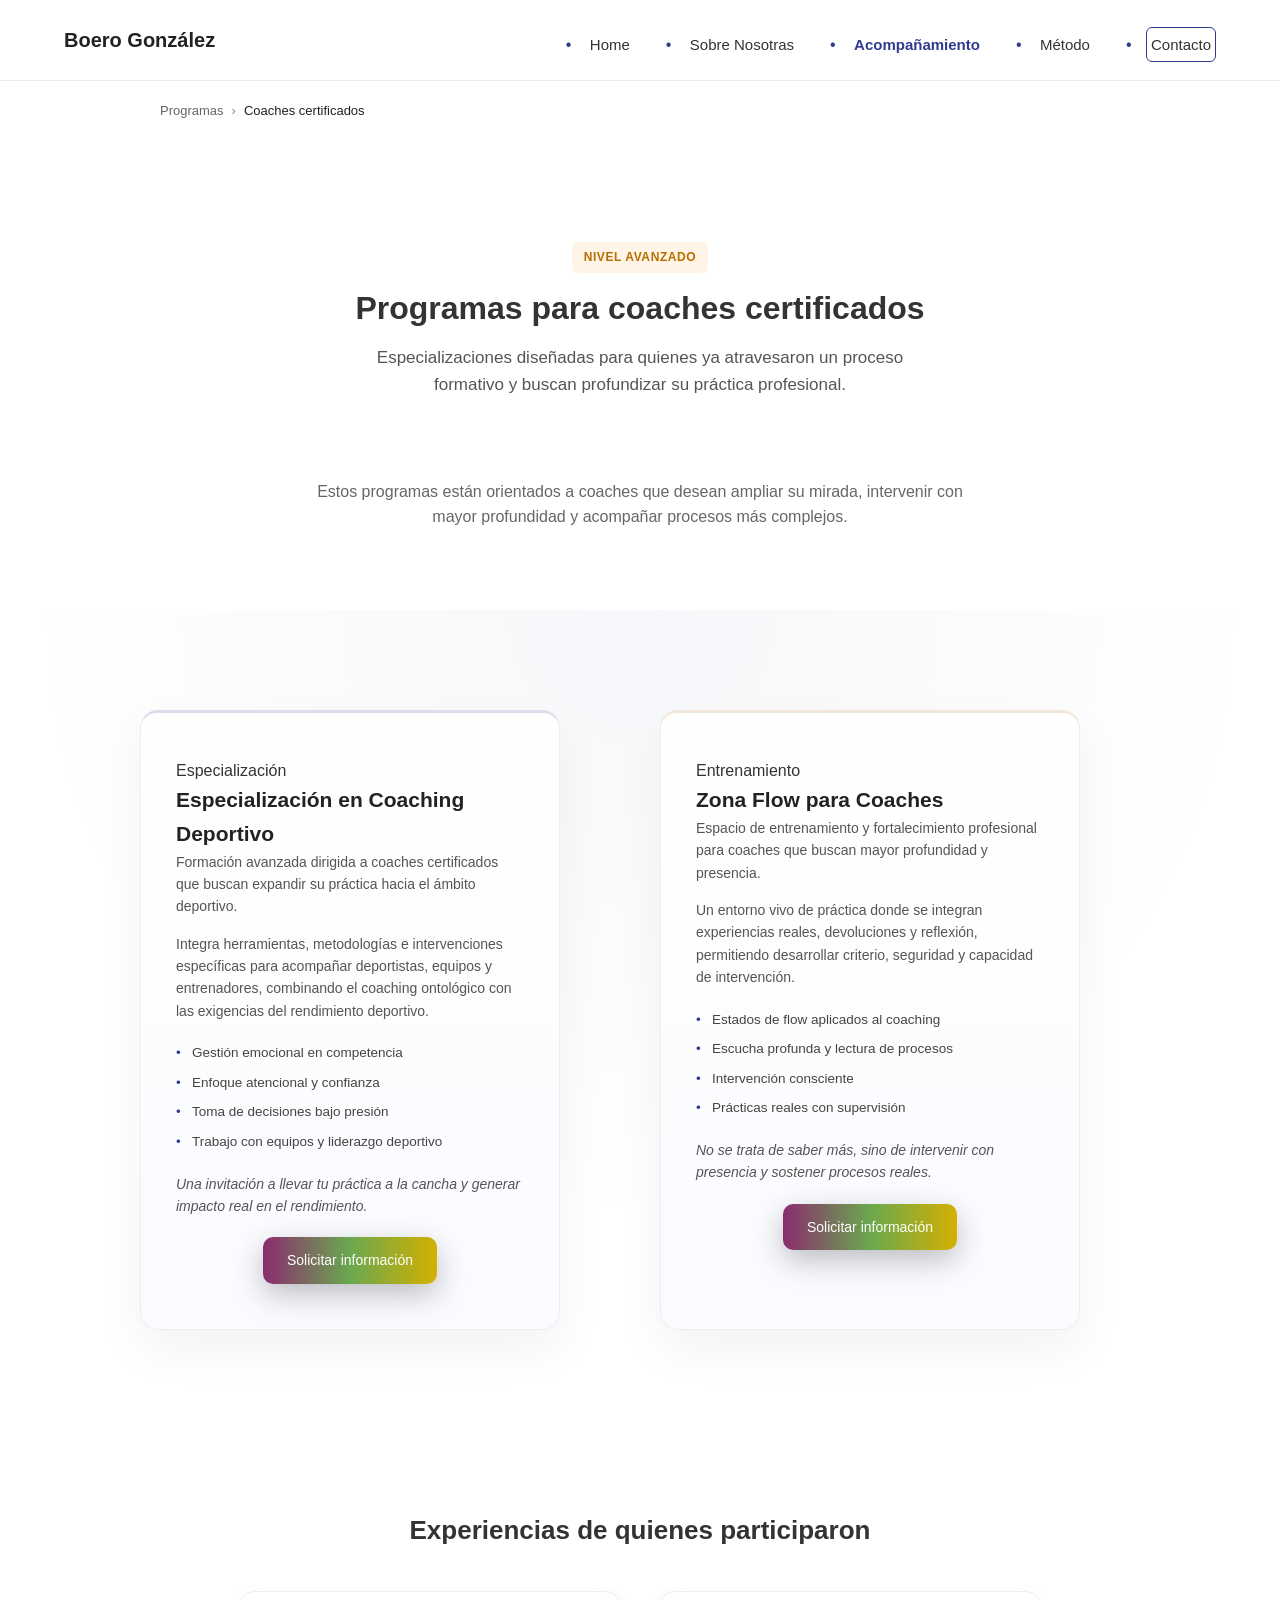
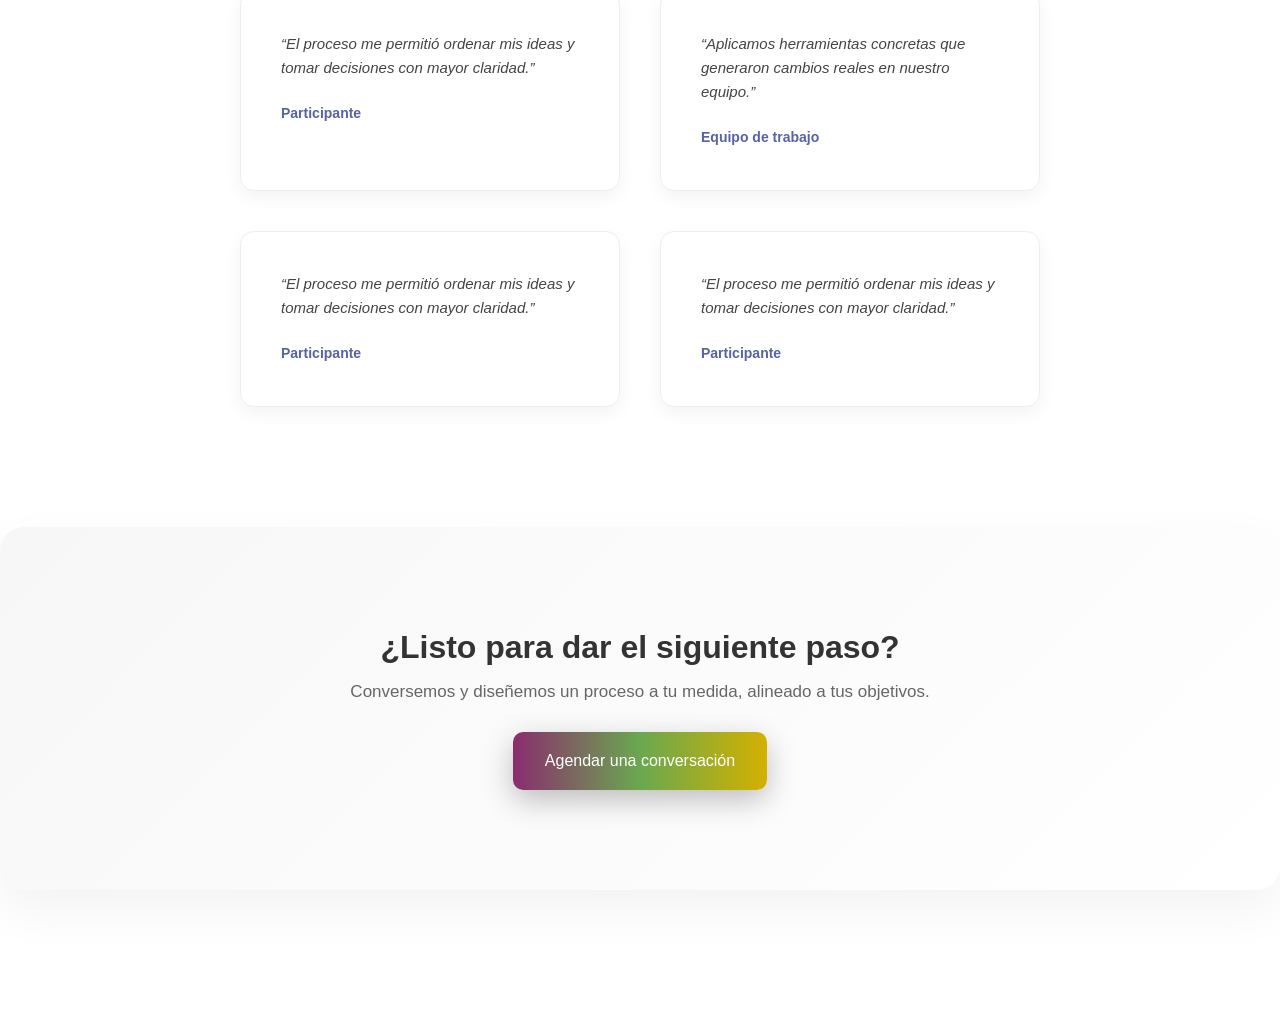
<file: pages/sub-menu/page-interna.html>
<!DOCTYPE html>
<html lang="en">
<head>
    <meta charset="UTF-8">
    <meta name="viewport" content="width=device-width, initial-scale=1.0">
    <title>coaches-certificados</title>
    <link rel="stylesheet" href="../../css/style.css">
    <link rel="stylesheet" href="../../index.html">

<!-- Google tag (gtag.js) -->
<script async src="https://www.googletagmanager.com/gtag/js?id=G-6WRJ2VGB2G"></script>
<script>
  window.dataLayer = window.dataLayer || [];
  function gtag(){dataLayer.push(arguments);}
  gtag('js', new Date());

  gtag('config', 'G-6WRJ2VGB2G');
</script>

 <!-- Microsoft Clarity -->
<script type="text/javascript">
    (function(c,l,a,r,i,t,y){
        c[a]=c[a]||function(){(c[a].q=c[a].q||[]).push(arguments)};
        t=l.createElement(r);t.async=1;t.src="https://www.clarity.ms/tag/"+i;
        y=l.getElementsByTagName(r)[0];y.parentNode.insertBefore(t,y);
    })(window, document, "clarity", "script", "wljc9yk3dj");
</script>

</head>
<body>

 <!-- MENU NAV -->

<header class="navbar">
  <div class="container nav-container">

    <!-- Logo -->
    <div class="logo">
      <a href="../../index.html">Boero González</a>
    </div>

    <!-- Botón hamburguesa -->
    <div class="menu-toggle">
      <span></span>
      <span></span>
      <span></span>
    </div>

    <!-- Navegación principal -->
    <nav class="nav-menu">
      <ul class="nav-links">

        <li><a href="../../index.html">Home</a></li>

        <li><a href="../sobrenosotras.html">Sobre Nosotras</a></li>

        <li class="dropdown">
          <a href="../acompañamiento.html" class="active">Acompañamiento</a>
          <ul class="dropdown-menu">
            <li><a href="./coachingindi.html">Coaching Individual</a></li>
            <li><a href="./trabajoequip.html">Trabajo con Equipos</a></li>
            <li><a href="./formaciones.html">Formaciones</a></li>
            <li><a href="./page-interna.html" class="active">Coaches Certificados</a></li>
          </ul>
        </li>

        <li><a href="../metodo.html">Método</a></li>

        <li><a href="../contacto.html" class="btn-nav">Contacto</a></li>

      </ul>
    </nav>

  </div>

  
</header>
<div class="breadcrumb">
  <a href="./formaciones.html#card-deportivo">Programas</a>
  <span>›</span>
  <span class="current">Coaches certificados</span>
</div>



<section class="avanzado-hero">

  <span class="tag-avanzado">Nivel avanzado</span>

  <h1>Programas para coaches certificados</h1>

  <p>
    Especializaciones diseñadas para quienes ya atravesaron un proceso formativo
    y buscan profundizar su práctica profesional.
  </p>

</section>


<div class="intro-avanzado">
  Estos programas están orientados a coaches que desean ampliar su mirada,
  intervenir con mayor profundidad y acompañar procesos más complejos.
</div>


<section class="detalle-formaciones avanzadas">

  <div class="detalle-grid">

    <!-- CARD 1 -->
    <div class="detalle-card">

  <span class="mini-tag especializacion">Especialización</span>

  <h3>Especialización en Coaching Deportivo</h3>

  <p class="card-intro">
    Formación avanzada dirigida a coaches certificados que buscan expandir su práctica hacia el ámbito deportivo.
  </p>

  <p class="card-text">
    Integra herramientas, metodologías e intervenciones específicas para acompañar deportistas, equipos y entrenadores,
    combinando el coaching ontológico con las exigencias del rendimiento deportivo.
  </p>

  <ul>
    <li>Gestión emocional en competencia</li>
    <li>Enfoque atencional y confianza</li>
    <li>Toma de decisiones bajo presión</li>
    <li>Trabajo con equipos y liderazgo deportivo</li>
  </ul>

  <p class="card-cierre">
    Una invitación a llevar tu práctica a la cancha y generar impacto real en el rendimiento.
  </p>
<a href="https://wa.me/543424661203" target="_blank" class="btn-primary">
  Solicitar información
</a>

</div>


    <!-- CARD 2 -->
    <div class="detalle-card">

  <span class="mini-tag entrenamiento">Entrenamiento</span>

  <h3>Zona Flow para Coaches</h3>

  <p class="card-intro">
    Espacio de entrenamiento y fortalecimiento profesional para coaches que buscan mayor profundidad y presencia.
  </p>

  <p class="card-text">
    Un entorno vivo de práctica donde se integran experiencias reales, devoluciones y reflexión,
    permitiendo desarrollar criterio, seguridad y capacidad de intervención.
  </p>

  <ul>
    <li>Estados de flow aplicados al coaching</li>
    <li>Escucha profunda y lectura de procesos</li>
    <li>Intervención consciente</li>
    <li>Prácticas reales con supervisión</li>
  </ul>

  <p class="card-cierre">
    No se trata de saber más, sino de intervenir con presencia y sostener procesos reales.
  </p>

 <a href="https://wa.me/543424661203" target="_blank" class="btn-primary">
  Solicitar información
</a>

</div>

</section>






    <!-- ===================== -->
    <!-- TESTIMONIOS -->
    <!-- ===================== -->

    <div class="programas-testimonios">
      <h3>Experiencias de quienes participaron</h3>

      <div class="testimonios-grid">

        <div class="testimonio-card">
          <p class="testimonio-texto">
            “El proceso me permitió ordenar mis ideas y tomar decisiones con mayor claridad.”
          </p>
          <span class="testimonio-autor">Participante</span>
        </div>

        <div class="testimonio-card">
          <p class="testimonio-texto">
            “Aplicamos herramientas concretas que generaron cambios reales en nuestro equipo.”
          </p>
          <span class="testimonio-autor">Equipo de trabajo</span>
        </div>
        <div class="testimonio-card">
          <p class="testimonio-texto">
            “El proceso me permitió ordenar mis ideas y tomar decisiones con mayor claridad.”
          </p>
          <span class="testimonio-autor">Participante</span>
        </div>

        <div class="testimonio-card">
          <p class="testimonio-texto">
            “El proceso me permitió ordenar mis ideas y tomar decisiones con mayor claridad.”
          </p>
          <span class="testimonio-autor">Participante</span>
        </div>

      </div>
    </div>

  </div>
</section>



<!-- CTA FINAL -->
<section class="cta-final">
  <div class="container">
    <h2>¿Listo para dar el siguiente paso?</h2>
<p>
Conversemos y diseñemos un proceso a tu medida, alineado a tus objetivos.
</p>
   <a href="https://wa.me/543424661203" target="_blank" class="btn-primary">
  Agendar una conversación
</a>
  </div>
</section>


<script>
  const toggle = document.querySelector('.menu-toggle');
  const navMenu = document.querySelector('.nav-menu');

  if (toggle && navMenu) {
    toggle.addEventListener('click', () => {
      navMenu.classList.toggle('active');
    });
  }

  // cerrar menú al hacer click en links
  const links = document.querySelectorAll('.nav-links a');

  links.forEach(link => {
    link.addEventListener('click', () => {
      navMenu.classList.remove('active');
    });
  });

  // 🔥 dropdown mobile (versión correcta)
  document.querySelectorAll('.dropdown > a').forEach(link => {

    link.addEventListener('click', (e) => {

      if (window.innerWidth <= 768) {

        const parent = link.parentElement;

        if (!parent.classList.contains('open')) {

          e.preventDefault();

          // 🔥 cerrar otros dropdowns
          document.querySelectorAll('.dropdown').forEach(d => {
            d.classList.remove('open');
          });

          parent.classList.add('open');
        }

      }

    });

  });

</script>
  
    
</body>



</html>
</file>
<file: css/style.css>
/* ============================= */
/* RESET GLOBAL */
/* ============================= */

* {
  margin: 0;
  padding: 0;
  box-sizing: border-box;
}

html {
  scroll-behavior: smooth;
}

body {
  font-family: 'Carla Sans', Arial, sans-serif;
  color: #333;
  line-height: 1.6;
  background-color: #ffffff;
}
html, body {
  overflow-x: hidden;
}
/* ============================= */
/* VARIABLES */
/* ============================= */

:root {
  --color-primario: #2f3b8f;
  --color-texto: #333;
  --color-fondo: #f9f9f9;

  --gradiente-marca: linear-gradient(
    90deg,
    #8a2c6f 0%,
    #6aa84f 50%,
    #d4b000 100%
  );
}
/* ============================= */
/* BASE TIPOGRAFICA */
/* ============================= */


h1 {
  font-size: 42px;
  margin-bottom: 20px;
}

h2 {
  font-size: 32px;
  margin-bottom: 20px;
}

p {
  font-size: 17px;
  line-height: 1.6;
}

ul {
  list-style: none;
  margin-top: 20px;
}

ul li {
  margin-bottom: 10px;
  padding-left: 20px;
  position: relative;
}

ul li::before {
  content: "•";
  position: absolute;
  left: 0;
  color: var(--color-primario);
}

.linea-divisoria {
  width: 60px;
  height: 3px;
  background: var(--gradiente-marca);
  margin: 0 auto;
}








/* ============================= */
/* CONTENEDOR GLOBAL */
/* ============================= */

.container {
  width: 90%;
  max-width: 1200px;
  margin: 0 auto;
}

/* BOTONES BASE */
.btn-primary,
.btn-secondary {
  display: inline-block;
  padding: 12px 24px;
  border-radius: 10px;
  font-size: 14px;
  text-decoration: none;
  transition: all 0.3s ease;
  cursor: pointer;
}

/* BOTÓN PRIMARIO */
.btn-primary {
  background: var(--gradiente-marca);
  color: #fff;
  border: none;
}

.btn-primary:hover {
  transform: translateY(-2px);
  box-shadow: 0 10px 25px rgba(0,0,0,0.15);
}

/* BOTÓN SECUNDARIO */
.btn-secondary {
  background: transparent;
  color: #2f3b8f;
  border: 1.5px solid #2f3b8f;
}

.btn-secondary:hover {
  background: #2f3b8f;
  color: #fff;
}

/* ============================= */
/* SECCIONES */
/* ============================= */

section {
  padding: 120px 0;
}


/* ============================= */
/* NAVBAR */
/* ============================= */

.navbar {
  width: 100%;
  background-color: #ffffff;
  border-bottom: 1px solid #eaeaea;
  position: sticky;
  top: 0;
  z-index: 1000;
}

.nav-container {
  max-width: 1200px;
  margin: 0 auto;
  padding: 0 20px;
  height: 80px;
  display: flex;
  align-items: center;
  justify-content: space-between;
}

/* LOGO */

.logo a {
  font-size: 20px;
  font-weight: 600;
  color: #222;
  text-decoration: none;
}

/* ============================= */
/* MENU HAMBURGUESA */
/* ============================= */

.menu-toggle {
  display: none;
  flex-direction: column;
  cursor: pointer;
  gap: 5px;
}

.menu-toggle span {
  width: 25px;
  height: 3px;
  background: #333;
  border-radius: 2px;
}

/* ============================= */
/* MENU DESKTOP */
/* ============================= */

.nav-links {
  list-style: none;
  display: flex;
  align-items: center;
  gap: 32px;
}

.nav-links li {
  position: relative;
}

.nav-links a {
  text-decoration: none;
  font-size: 15px;
  font-weight: 500;
  color: #333;
  padding: 8px 4px;
  transition: color 0.3s ease;
}

/* Hover */
.nav-links a:hover {
  color: #2f3b8f;
  background: var(--gradiente-marca);
}

/* Active */
.nav-links a.active {
  color: #2f3b8f;
  font-weight: 600;
}

/* ============================= */
/* DROPDOWN DESKTOP */
/* ============================= */

.dropdown-menu {
  position: absolute;
  top: 40px;
  left: 0;
  background-color: #ffffff;
  list-style: none;
  padding: 16px 0;
  width: 220px;
  box-shadow: 0 8px 20px rgba(0,0,0,0.08);
  border-radius: 8px;
  opacity: 0;
  visibility: hidden;
  transition: 0.3s ease;
}

.dropdown-menu li {
  padding: 8px 20px;
}

.dropdown-menu a {
  font-size: 14px;
  color: #333;
  display: block;
}

/* Mostrar dropdown en hover */
.dropdown:hover .dropdown-menu {
  opacity: 1;
  visibility: visible;
}

/* ============================= */
/* BOTÓN CONTACTO */
/* ============================= */

.btn-nav {
  padding: 10px 18px;
  border: 1px solid #2f3b8f;
  border-radius: 6px;
  transition: 0.3s ease;
}

.btn-nav:hover {
  background-color: #2f3b8f;
  color: #ffffff;
}

/* ============================= */
/* RESPONSIVE MOBILE */
/* ============================= */

@media (max-width: 768px) {

  /* Mostrar hamburguesa */
  .menu-toggle {
    display: flex;
  }

  /* Ocultar menú */
  .nav-menu {
    position: fixed;
    top: 70px;
    left: 0;
    width: 100%;
    height: calc(100vh - 70px);
    background: white;
    display: none;
    flex-direction: column;
    padding: 30px 20px;
    gap: 20px;
    z-index: 999;
  }

  /* Mostrar menú activo */
  .nav-menu.active {
    display: flex;
  }

  /* Links en columna */
  .nav-links {
    flex-direction: column;
    gap: 20px;
  }

  /* Dropdown en mobile */
  .dropdown-menu {
    position: static;
    display: none;
    padding-left: 10px;
  }

  .dropdown-menu li {
    padding: 8px 0;
  }

  .dropdown.open .dropdown-menu {
    display: block;
  }

}
/* HOME */



.home-sobre-preview {
  padding: 120px 0;
  background-color: #ffffff;
}
.home-sobre-grid {
  display: grid;
  grid-template-columns: 1fr 1fr;
  gap: 80px;
  align-items: center; 
}
.home-sobre-imagen {
  height: 460px;
}

/* ============================= */
/* BLOQUE PROCESO - IMAGEN */
/* ============================= */

.proceso-img {
  width: 100%;
  height: 100%;
  border-radius: 18px;
  overflow: hidden;
  position: relative;
  display: flex;
}

/* imagen */
.proceso-img img {
  width: 100%;
  height: 100%;
  object-fit: cover;
 object-position: center 22%;
  display: block;
}


/* hover */
.proceso-img:hover {
  transform: translateY(-6px);
  box-shadow: 0 20px 40px rgba(0,0,0,0.08);
  transition: all 0.4s ease;
}

.proceso-img:hover img {
  transform: scale(1.05);
  transition: transform 0.6s ease;
}

.home-sobre-contenido {
  transition: transform 0.4s ease;
}

.home-sobre-grid:hover .home-sobre-contenido {
  transform: translateY(-2px);
}

.home-sobre-contenido h2 {
  font-size: 32px;
  margin-bottom: 20px;
 
}

.home-sobre-contenido p {
  margin-bottom: 20px;
  line-height: 1.7;
  color: #444;
}

.home-sobre-contenido blockquote {
  margin: 30px 0;
  font-style: italic;
  color: #2f3b8f;
  font-weight: 500;
  
}



/* HOME-HERO- */
/* HERO */
.hero {
  position: relative;
  background-image: url("../assets/img/hero-home.webp");
  background-size: cover;

  /* 🔥 CLAVE: subimos la imagen */
  background-position: center 30%;

  padding: 180px 20px;
  color: white;


  /* ❌ eliminamos bordes */
  border-bottom-left-radius: 0;
  border-bottom-right-radius: 0;

  display: flex;
  align-items: center;
}

/* 🔥 overlay mejorado */
.hero::before {
  content: "";
  position: absolute;
  inset: 0;
  background: rgba(0, 0, 0, 0.65);
}

/* CONTENEDOR */
.hero-content {
  max-width: 600px;

  /* 🔥 CLAVE: alineación real */
  margin: 0;
  text-align: left;

  position: relative;
  z-index: 2;
}

/* TITULO */
.hero h1 {
  font-size: 46px;
  line-height: 1.2;
  margin-bottom: 24px;
  font-weight: 600;
  color: white;

  text-shadow: 0 4px 20px rgba(0,0,0,0.4);
}

/* ❌ eliminamos línea decorativa (ruido visual) */
.hero h1::after {
  display: none;
}

/* TEXTO */
.hero p {
  font-size: 18px;
  line-height: 1.6;
  margin-bottom: 40px;
  color: white;

  text-shadow: 0 4px 20px rgba(0,0,0,0.4);
}

/* BOTÓN */
.hero .btn-primary {
  background: var(--gradiente-marca);
  color: #fff;
  font-weight: 600;
  padding: 16px 36px;
  border-radius: 12px;
  box-shadow: 0 10px 30px rgba(0,0,0,0.2);
}

.hero .btn-primary:hover {
  transform: translateY(-3px);
}

/* HOME- SECCIONES */


.section-header {
  text-align: center;
  margin-bottom: 60px;
}

.section-header h2 {
  font-size: 32px;
  margin-bottom: 10px;
}

/* SECTION- CARDS */

.cards-3 {
  display: grid;
  grid-template-columns: repeat(3, 1fr);
  gap: 32px;
  
}
/* CARD */
.card {
  background-color: #ffffff;
  padding: 40px 30px;
  border-radius: 16px;
  box-shadow: 0 6px 18px rgba(0,0,0,0.05);
  min-height: 240px;
  position: relative;
  overflow: hidden;

  display: flex;
  flex-direction: column;
  justify-content: space-between;

  transition: all 0.3s ease;
}

/* ANIMACION HOVER- CARDS */

.card:hover {
  transform: translateY(-10px);
  box-shadow: 0 25px 50px rgba(0,0,0,0.12);

  background: linear-gradient(180deg, #ffffff 0%, #f9f9ff 100%);
}

/* EFECTO EN LINEA SUPERIOR CARDS */
.card::before {
  content: "";
  position: absolute;
  top: 0;
  left: 0;
  width: 100%;
  height: 4px;
  background: var(--gradiente-marca);
  transition: height 0.3s ease;
}

.card:hover::before {
  height: 6px;
}
/* MEJORA EN EL BOTON */
.card .btn-secondary {
  margin-top: 20px;
  align-self: flex-start;
  font-size: 14px;
}
/* MICROINTERACCION EN EL BOTON */
.card .btn-secondary:hover {
  transform: translateX(4px);
}

.card h3 {
  font-size: 20px;
  margin-bottom: 15px;
}

.card.vertical {
  text-align: left;
}

/* IMAGEN FULL WIDTH EN HOME */
.imagen-full {
  position: relative;
  height: 420px;
  background-image: url("../assets/img/hero-formaciones.webp");
  background-size: cover;
  background-position: center 20%;
  background-attachment: fixed; /* efecto parallax suave */
  display: flex;
  align-items: center;
  justify-content: center;
}
.imagen-full h2 {
  font-size: 40px;
  font-weight: 700;
}

.imagen-full::before {
  content: "";
  position: absolute;
  inset: 0;
  background: rgba(0,0,0,0.55);
}


.contenido-imagen {
  position: relative;
  z-index: 2;
  color: white;
  text-align: center;
}

.contenido-imagen h2 {
  font-size: 36px;
  font-weight: 600;
  line-height: 1.3;
  letter-spacing: -0.5px;
  max-width: 600px;
  margin: 0 auto;
  text-shadow: 0 6px 25px rgba(0,0,0,0.5);
}


/* HOME- CTA FINAL */

/* CTA FINAL */
.cta-final {
  background: linear-gradient(180deg, #f8f9fc 0%, #eef1f7 100%);
  padding: 100px 20px;
  text-align: center;
  border-radius: 24px;
  max-width: 100%;
  margin: 120px auto;
  box-shadow: 0 20px 50px rgba(0,0,0,0.05);
}

.cta-final h2 {
  font-size: 32px;
  margin-bottom: 16px;
}

.cta-final p {
  font-size: 17px;
  color: #555;
  margin-bottom: 30px;
}
.cta-final .btn-primary {
  padding: 16px 32px;
  font-size: 16px;
}


/* RESPONSIVE HOME MOBILE  */
@media (max-width: 768px) {

  section {
    padding: 90px 0;
  }

  .container {
    width: 92%;
  }

}
/* RESPONSIVE HOME-HERO  MOBILE  */
@media (max-width: 768px) {
  .hero {
    padding: 110px 20px 70px;
    text-align: center;
  }

  .hero h1 {
    font-size: 28px;
    line-height: 1.3;
  }

  .hero p {
    font-size: 15px;
    margin-bottom: 30px;
  }

  .hero-cta {
    width: 100%;
  }
}

@media (max-width: 768px) {

  .home-sobre-preview {
    padding: 80px 0;
  }

  .section-header {
    margin-bottom: 40px;
  }
  .section-header p {
    font-size: 15px;
    line-height: 1.6;
  }

}

/* RESPONSIVE HOME-NAVBAR  MOBILE  */
@media (max-width: 768px) {

  .menu-toggle {
    display: flex;
  }

  .nav-menu {
    position: fixed;
    top: 70px;
    left: 0;
    width: 100%;
    height: calc(100vh - 70px);

    background: white;

    display: none;
    flex-direction: column;
    padding: 30px 20px;
    gap: 20px;

    z-index: 999;
  }

  .nav-menu.active {
    display: flex;
  }

  .nav-links {
    flex-direction: column;
    gap: 20px;
  }

  .dropdown-menu {
    position: static;
    display: none;
  }

  .dropdown.open .dropdown-menu {
    display: block;
  }
}

/* RESPONSIVE HOME-CARDS  MOBILE  */
@media (max-width: 768px) {

  .cards-3 {
    display: flex;
    flex-direction: column;
    gap: 30px;
    
  }

  .card {
    width: 100%;
    padding: 28px 22px;
  }

}
.card h3 {
  font-size: 18px;
  margin-bottom: 10px;
  font-weight: 600;
}

.card p {
  font-size: 14px;
  line-height: 1.6;
  margin-bottom: 20px;
}

/* RESPONSIVE HOME-IMAGENES MOBILE  */

@media (max-width: 768px) {

  .imagen-full {
    height: 280px;
    background-attachment: scroll; /* 🔥 arregla mobile */
    background-position: center;
  }

  .contenido-imagen h2 {
    font-size: 24px;
  }

}

/* RESPONSIVE HOME-ESTRUCUTRA  MOBILE  */
@media (max-width: 768px) {

  .home-sobre-grid {
    display: flex;
    flex-direction: column;
    gap: 30px;
  }

  .home-sobre-imagen {
    order: -1; /* 🔥 imagen arriba */
    height: 300px;
  
  }

  .home-sobre-contenido {
    text-align: left;
  }

}

@media (max-width: 768px) {
  .home-sobre-contenido p {
    font-size: 15px;
    line-height: 1.7;
  }

  .home-sobre-contenido h2 {
    font-size: 26px;
  }
}





/* RESPONSIVE HOME-CTA FINAL MOBILE  */
@media (max-width: 768px) {

  .cta-final {
    margin: 80px auto;
    padding: 60px 20px;
    border-radius: 16px;
  }

  .cta-final h2 {
    font-size: 26px;
  }

}
/* RESPONSIVE HOME MOBILE - BLOQUE A QUIEN ACOMPAÑAMOS*/

@media (max-width: 768px) {

  .a-quien-grid {
    display: flex;
    gap: 20px;
    overflow-x: auto;
    scroll-snap-type: x mandatory;
    padding-bottom: 10px;
    padding-left: 10px;
  }

  .a-quien-grid::-webkit-scrollbar {
    display: none;
  }

  .a-quien-item {
    min-width: 80%;
    flex: 0 0 auto;
    scroll-snap-align: center;
    border-radius: 16px;
  }

}

/* PAGINAS PRINCIPALES *1/4 /


/* ACOMPAÑAMIENTO- SECTION *1 /


/* ACOMPAÑAMIENTO- HERO*/

.acompanamiento-hero {
  position: relative;
  height: 85vh;
  min-height: 520px;
  background-image: url("../assets/img/hero-formaciones.webp");
  background-size: cover;
  background-position: center;
  display: flex;
  align-items: center;
  color: #ffffff;
}
.acompanamiento-overlay {
  position: absolute;
  inset: 0;
  background: linear-gradient(
    to right,
    rgba(0, 0, 0, 0.7),
    rgba(0, 0, 0, 0.3)
  );
}

.hero-content {
  position: relative;
  max-width: 650px;
  padding: 0 20px;margin-left: 650px;
}

.hero-content h1 {
  font-size: 46px;
  line-height: 1.1;
  margin-bottom: 20px;
}
.hero-content h1::after {
  content: "";
  display: block;
  width: 60px;
  height: 3px;
  background: #ffffff;
  margin-top: 15px;
}

.hero-content p {
  font-size: 18px;
  line-height: 1.6;
  margin-bottom: 35px;
  color: #f0f0f0;
  max-width: 520px;
}
.hero-cta {
  display: inline-block;
  padding: 14px 30px;
  border-radius: 8px;
  background: #ffffff;
  color: #2f3b8f;
  text-decoration: none;
  font-size: 14px;
  font-weight: 600;
  transition: all 0.3s ease;
}

.hero-cta:hover {
  transform: translateY(-2px);
  box-shadow: 0 10px 25px rgba(0,0,0,0.2);
}



/* BLOQUE FORMAS DE ACOMPAÑAMIENTO*/
.acompanamiento-hub {
  padding: 160px 0 120px;
  background-color: #ffffff;
  margin-top: 100px;
}

/* Encabezado */

.hub-header {
  text-align: center;
  margin-bottom: 80px;
}

.hub-header h2 {
  font-size: 36px;
  margin-bottom: 12px;
}

.hub-subtitulo {
  font-size: 18px;
  color: #666;
  max-width: 700px;
  margin: 0 auto;
}

/* Grid */

.hub-grid {
  display: grid;
  grid-template-columns: repeat(3, 1fr);
  gap: 60px;
}

/* ACOMPAÑAMIENTO- Cards */
html {
  scroll-behavior: smooth;
}
#formas-acompanamiento {
  scroll-margin-top: 100px;
}
.hub-card {
  display: block;
  padding: 50px 45px;
  border-radius: 16px;
  background-color: #f8f8f8;
  text-decoration: none;
  color: #333;
  transition: all 0.35s ease;
  position: relative;
  overflow: hidden; /* 🔥 clave */
  gap: 30px;
}
.hub-card::after {
  content: "";
  position: absolute;
  bottom: 0;
  left: 0;
  width: 0%; /* 🔥 arranca invisible */
  height: 3px;
  background: var(--gradiente-marca);
  transition: width 0.35s ease;
}

.hub-card:hover::after {
  width: 100%;
}




.hub-card:hover {
  transform: translateY(-8px);
  box-shadow: 0 12px 30px rgba(0, 0, 0, 0.08);
}

/* Número */

.hub-numero {
  font-size: 12px;
  letter-spacing: 2px;
  color: #bbb;
}

/* Título */
.hub-header h2 {
  font-size: 40px;
}
.hub-card h3 {
  transition: color 0.3s ease;
}

.hub-card:hover h3 {
  color: #2f3b8f;
}
/* Texto */

.hub-card p {
  font-size: 15px;
  line-height: 1.6;
  margin-bottom: 30px;
  color: #555;
}

/* Link */

.hub-link {
  position: relative;
}

.hub-link::after {
  content: "→";
  transition: transform 0.3s ease;
}

.hub-card:hover .hub-link::after {
  transform: translateX(6px);
}







/* BLOQUE COMO TRABAJAMOS*/

.como-trabajamos {
  padding: 100px 20px;
  background-color: #f8f8f8;

  background: linear-gradient(to bottom, #fafafa, #f5f5f5);
}


.como-trabajamos .section-header {
  text-align: center;
  margin-bottom: 60px;
}

.como-trabajamos .section-header h2 {
  font-size: 36px;
  font-weight: 600;
  margin-bottom: 16px;
}

.como-trabajamos .section-header p {
  font-size: 18px;
  color: #555;
  max-width: 600px;
  margin: 0 auto;
}
.proceso-grid {
  max-width: 700px;
  margin: 0 auto;
 margin-bottom: 30px;
}

.proceso-grid::before {
  content: "";
  position: absolute;
  top: 40px;
  left: 0;
  right: 0;
  height: 2px;
  background: #e5e5e5;
  z-index: 0;
}
.timeline {
  position: relative;
  max-width: 700px;
}
.paso {
  transition: all 0.35s ease;
}

.paso:hover {
  transform: translateY(-6px) scale(1.01);
  box-shadow: 0 18px 35px rgba(0,0,0,0.08);
}

.numero {
  font-size: 14px;
  font-weight: 600;
  color: #2f3b8f;
  margin-bottom: 10px;
  display: block;
}
.paso h3 {
  transition: color 0.3s ease;
}

.paso:hover h3 {
  color: #2f3b8f;
}

.paso p {
  line-height: 1.7;
  color: #555;
}


/* RESPONSIVE MOBILE- ACOMPAÑAMIENTO */
@media (max-width: 768px) {

  .hero-content {
    margin-left: 0;
    text-align: center;
    max-width: 100%;
  }

  .acompanamiento-hero {
    height: auto;
    padding: 100px 20px;
    text-align: center;
  }

  .hero-content h1 {
    font-size: 32px;
  }

  .hero-content p {
    font-size: 16px;
    margin: 0 auto 25px auto;
  }

}
/* RESPONSIVE MOBILE- ACOMPAÑAMIENTO- CARDS */
@media (max-width: 768px) {

  .hub-grid {
    grid-template-columns: 1fr;
    gap: 25px;
  }

  .hub-card {
    padding: 30px 25px;
    border-radius: 16px;
    margin-bottom: 10px;
    transition: all0.3 ease;
  }

}
/* RESPONSIVE MOBILE- ACOMPAÑAMIENTO- TITULOS */
@media (max-width: 768px) {

  .hub-header h2 {
    font-size: 28px;
  }

  .hub-subtitulo {
    font-size: 15px;
    padding: 0 10px;
  }

}
/* RESPONSIVE MOBILE- ACOMPAÑAMIENTO- COMO TRABAJAMOS */
@media (max-width: 768px) {

  .como-trabajamos {
    padding: 80px 20px;
  }

  .como-trabajamos .section-header h2 {
    font-size: 28px;
  }

  .como-trabajamos .section-header p {
    font-size: 15px;
  }

  .paso {
  padding: 25px;
  margin-bottom: 30px;
  border-bottom: 1px solid #e6e6e6;
}

.paso:last-child {
  border-bottom: none;
}
.paso span {
  color: #2f3b8f;
  font-weight: 600;
  font-size: 14px;
  display: block;
  margin-bottom: 8px;
}

.paso h3 {
  font-size: 20px;
  margin-bottom: 10px;
}

.paso p {
  font-size: 15px;
  line-height: 1.6;
}

}

/* RESPONSIVE MOBILE- ACOMPAÑAMIENTO- CTA*/

@media (max-width: 768px) {

  .cta-final h2 {
    font-size: 26px;
  }

  .cta-final p {
    font-size: 16px;
  }

}


/* SUB SECCIONES DEL SITIO- 1/3*/

/* SECTION- COACHING INDIVIDUAL 1*/



/* CIACHING INDIVIDUAL-HERO */

.coaching-hero {
  position: relative;
  background-image: url("../assets/img/hero-coachingindi.webp"); 
  background-size: cover;
  background-position: center 60%;
  padding: 140px 0;
  color: white;
  text-align: left;
}
.hero-content {
  position: relative;
  z-index: 2;
  max-width: 600px;
}
.coaching-hero h1 {
  font-size: 52px;
  font-weight: 700;
  line-height: 1.1;
}
.coaching-hero p {
  font-size: 18px;
  max-width: 500px;
  margin: 0 0 30px 0; /* sacamos centrado */
}

.btn-primary {
  background: var(--gradiente-marca);
  box-shadow: 0 10px 30px rgba(0,0,0,0.25);
}


.coaching-hero::before {
  content: "";
  position: absolute;
  inset: 0;
  background: linear-gradient(
    to right,
    rgba(0,0,0,0.75),
    rgba(0,0,0,0.3)
  );
  z-index: 1;
}





/* COACHING INDIVIDUAL- SECCIONES GENERALES */
.coaching {
  text-align: left;
}

.coaching-box {
  text-align: left;
}

.coaching-box p,
.coaching-box ul {
  text-align: left;
}
.coaching .container {
  max-width: 700px;
}
/* LISTAS */



ul li {
  margin-bottom: 12px;
  position: relative;
  padding-left: 20px;
}

ul li::before {
  content: "•";
  position: absolute;
  left: 0;
  color: #3b4cca;
}


/* TIMELINE */
.coaching-proceso {
  padding: 40px 20px 60px;
  background-color: #ffffff;
  margin-top: -40px;
}
.coaching-proceso h2 {
  max-width: 900px;
  margin: 0 auto 30px;
  font-size: 30px;
}
.timeline {
  display: grid;
  grid-template-columns: repeat(2, 1fr);
  gap: 30px;
}

/* STEP */
.step {
  background: #ffffff;
  padding: 20px;
  border-radius: 12px;
  border: 1px solid #eee;
}

.step:last-child {
  border-bottom: none;
}

/* línea superior sutil */
.step::before {
  content: "";
  display: block;
  width: 40px;
  height: 2px;
  background: #e5e5e5;
  margin-bottom: 15px;
}
.step:hover {
  transform: translateY(-3px);
  transition: 0.3s ease;
}

/* número */
.step .number {
  font-size: 18px;
  color: #2f3b8f;
  margin-bottom: 10px;
}


/* título */
.step h3 {
  font-size: 20px;
  margin-bottom: 8px;
}

/* texto */
.step p {
  text-align: left; /* 🔥 importante */
  margin: 0;
  color: #555;
  line-height: 1.6;
}
.coaching-resultados {
  padding: 60px 20px 80px;
  margin-top: -20px;
  background-color: #fafafa;
}



.coaching-resultados .container {
  max-width: 900px;
  margin: 0 auto;

}

.coaching-resultados h2 {
  text-align: center;
  margin-bottom: 50px;
  font-size: 30px;
}

/* GRID */

.result-list {
  display: grid;
  grid-template-columns: repeat(2, 1fr);
  gap: 20px;
  list-style: none;
  padding: 0;
}

/* ITEM */
.result-list li {
  background: #fafafa;
  padding: 25px 25px;
  border-radius: 12px;
  border: 1px solid #eee;

  position: relative;
  padding-left: 40px;

  font-size: 15px;
  line-height: 1.5;

  transition: all 0.3s ease;
}

/* ICONO */
.result-list li::before {
  content: "✓";
  position: absolute;
  left: 15px;
  top: 22px;
  color: #2f3b8f;
  font-weight: bold;
  transition: all 0.3s ease;
}

/* 🔥 HOVER */
.result-list li:hover {
  transform: translateY(-4px);
  box-shadow: 0 10px 25px rgba(0, 0, 0, 0.08);
  border-color: #ddd;
  background: #ffffff;
  color: #000;
}

/* micro detalle PRO */
.result-list li:hover::before {
  transform: scale(1.2);
}


/* COACHING INDIVIDUl-CTA FINAL */

.coaching-cta {
  background-color: #f0f0f0;
  text-align: center;
}



/* COACHING INDDIVIDUAL- RESPONSIVE-*/


/* COACHING INDDIVIDUAL- RESPONSIVE- HERO*/


@media (max-width: 768px) {

  .coaching-hero {
    padding: 100px 20px;
    text-align: center;
    background-position: center;
  }

  .hero-content {
    margin: 0 auto;
    text-align: center;
  }

  .coaching-hero h1 {
    font-size: 32px;
  }

  .coaching-hero p {
    font-size: 16px;
    margin: 0 auto 25px auto;
  }

}

/* COACHING INDDIVIDUAL- RESPONSIVE- (BLOQUE BENEFICIOS ) */

@media (max-width: 768px) {
  .coaching-row {
    flex-direction: column;
  }

  .coaching-box {
    width: 100%;
  }
}

/* RESPONSIVE - COACHING INDIVIDUAL ( TIMLINE ) */

@media (max-width: 768px) {

  .coaching-proceso .timeline {
    display: flex;
    flex-direction: column;
    gap: 20px;
  }

  .coaching-proceso .step {
    width: 100%;
  }

}


/* RESPONISVE COACHING INDIVIDUAL ( RESULTADO )*/
@media (max-width: 768px) {
  .result-list {
    grid-template-columns: 1fr;
  }
}

/* RESPONISVE COACHING INDIVIDUAL ( CTA FINAL )*/
@media (max-width: 768px) {
  .coaching-cta {
    padding-top: 120px;
    padding-bottom: 100px;
    margin-top: 60px;
  }

  .coaching-cta h2 {
    font-size: 26px;
  }

  .coaching-cta p {
    font-size: 16px;
  }

}

@media (max-width: 768px) {
  .coaching {
    padding-top: 40px;
  }
}

/* RESPONSIVE COACHING INDIVIDUAL TEXTOS */

@media (max-width: 768px) {

  .coaching h2,
  .coaching p,
  .coaching ul {
    text-align: center;
  }

  .coaching-box {
    text-align: center;
  }

}
/* RESPONSIVE COACHING INDIVIDUAL LISTA */
@media (max-width: 768px) {

  .ideal-list {
    padding-left: 0;
    list-style-position: inside;
  }

}


/* SUB SECCIONES DEL SITIO *2/3 /


/* PAGINA - TRABAJO CON EQUIPOS *2/





//* HERO TRABAHO CON EQUIPOS */
.equipos-hero {
  position: relative;
  background-image: url("../assets/img/hero-trabajoequipo.webp");
  background-size: cover;
  background-position: center 50%; /* mejor encuadre */
  padding: 160px 0;
  color: white;
  text-align: center;
  overflow: hidden;
}

/* OVERLAY (CLAVE) */
.equipos-hero::before {
  content: "";
  position: absolute;
  inset: 0;
  background: rgba(0, 0, 0, 0.65); /* más contraste */
  
}

/* CONTENIDO ARRIBA DEL OVERLAY */

.equipos-enfoque {
  background: #f7f8fc;
  padding: 100px 0;
}

.equipos-hero .container {

  position: relative;
  z-index: 2;
  max-width: 700px;
}

/* TITULO */
.equipos-hero h1 {
  font-size: 44px;
  margin-bottom: 20px;
  font-weight: 600;
}

/* TEXTO */
.equipos-hero p {
  font-size: 18px;
  line-height: 1.6;
  color: #eaeaea;
  margin-bottom: 30px;
}

/* BOTÓN */
.equipos-hero .btn-primary {
  padding: 14px 28px;
  font-size: 16px;
}

/* GRID */

.enfoque-title {
  text-align: center;
  font-size: 34px;
  margin-bottom: 10px;
}

.enfoque-sub {
  text-align: center;
  color: #666;
  max-width: 600px;
  margin: 0 auto 60px auto;
}

.grid-4 {
  display: grid;
  grid-template-columns: repeat(2, 1fr);
  gap: 40px;
}

.grid-3 {
  display: grid;
  grid-template-columns: repeat(3, 1fr);
  gap: 30px;
}
.enfoque-item {
  background: #ffffff;
  padding: 45px;
  border-radius: 20px;
  background: linear-gradient(180deg, #ffffff, #fafafa);
  border: 1px solid #eaeaea;
  transition: all 0.35s ease;
  position: relative;
  overflow: hidden;
  
}

.enfoque-item::after {
  content: "";
  position: absolute;
  left: 0;
  bottom: 0;
  width: 100%;
  height: 2px;
  background: var(--gradiente-marca);
  opacity: 0;
  transition: 0.3s ease;
}



.enfoque-item::before {
  content: "";
  position: absolute;
  top: 0;
  left: 0;
  width: 100%;
  height: 3px;
  background: var(--gradiente-marca);
  opacity: 0;
  transition: 0.3s ease;
}

.enfoque-item:hover::before {
  opacity: 1;
}


.enfoque-item:hover {
  transform: translateY(-6px);
  box-shadow: 0 18px 35px rgba(0,0,0,0.06);
  border-color: transparent;
}


.enfoque-item:hover::before {
  opacity: 1;
}


.enfoque-content h3 {
  font-size: 20px;
  font-weight: 600;
  margin-bottom: 12px;
  position: relative;
  z-index: 2;
}


.enfoque-content:hover h3 {
  color: #2f3b8f;
}
.enfoque-content h3::before {
  content: "";
  display: block;
  width: 40px;
  height: 3px;
  background: #e0e4ff;
  margin-bottom: 14px;
  border-radius: 2px;
  transition: 0.3s ease;
}
.enfoque-item:hover h3::before {
  width: 60px;
  background: #2f3b8f;
}
.enfoque-content p {
  color: #555;
  line-height: 1.6;
  position: relative;
  z-index: 2;
}
.enfoque-numero {
  font-size: 14px;
  font-weight: 600;
  color: #2f3b8f;
  margin-bottom: 12px;
  display: block;
  opacity: 0.7;
}



/* TIMELINE */
.timeline {
  display: grid;
  grid-template-columns: repeat(2, 1fr);
  gap: 40px;
  margin-top: 5px;
}

.step {
  background: #fff;
  padding: 30px;
  border-radius: 12px;
}

.step span {
  font-weight: bold;
  color: #2f3b8f;
  display: block;
  margin-bottom: 10px;
}

/* LIST */


ul li {
  margin-bottom: 12px;
  position: relative;
  padding-left: 20px;
}

ul li::before {
  content: "•";
  position: absolute;
  left: 0;
  color: #2f3b8f;
}
/* ============================= */
/* MOBILE - TRABAJO CON EQUIPOS */
/* ============================= */

@media (max-width: 768px) {

  /* HERO */
  .equipos-hero {
    padding: 100px 20px;
  }

  .equipos-hero h1 {
    font-size: 30px;
  }

  .equipos-hero p {
    font-size: 16px;
  }

  /* BLOQUES (reutilizamos coaching) */
  .coaching-row {
    flex-direction: column;
    gap: 40px;
  }

  .coaching-box {
    width: 100%;
    text-align: center;
  }

  .coaching-box p,
  .coaching-box ul {
    text-align: center;
  }

  /* LISTAS centradas */
  .ideal-list {
    padding-left: 0;
    list-style-position: inside;
  }

  /* ENFOQUE (cards verticales) */
  .enfoque-list {
    display: flex;
    flex-direction: column;
    gap: 20px;
    padding: 0 15px;
  }

  .enfoque-item {
    padding: 25px;
  }

  /* GRID 3 → 1 columna */
  .grid-3 {
    grid-template-columns: 1fr;
  }

  /* TIMELINE → vertical */
  .timeline {
    display: flex;
    flex-direction: column;
    gap: 20px;
  }

  .step {
    width: 100%;
  }

  /* RESULTADOS */
  .result-list {
    grid-template-columns: 1fr;
  }

  /* CTA FINAL (coherente con coaching) */
  .coaching-cta {
    padding-top: 120px;
    padding-bottom: 100px;
    text-align: center;
  }

}

/* ============================= */
/* FIX MOBILE FINAL - EQUIPOS */
/* ============================= */

@media (max-width: 768px) {

  /* 🔥 FORZAR TIMELINE EN COLUMNA */
  .equipos-proceso .timeline {
    display: flex !important;
    flex-direction: column !important;
    gap: 20px;
  }

  .equipos-proceso .step {
    width: 100% !important;
  }

  /* 🔥 MODALIDADES (evitar scroll lateral) */
  .equipos-modalidades .grid-3 {
    grid-template-columns: 1fr !important;
  }

  .equipos-modalidades .card {
    width: 100%;
  }

}

/* SUB SECCIONES DEL SITIO-  SECTION FORMACIONES  3/3*/


/*  SECTION FORMACIONES  3/3*/

/* ============================= */
/* HERO */
/* ============================= */

.formaciones-hero {
  position: relative;
  background-image: url("../assets/img/hero-formaciones.webp"); /* 👈 imagen charla */
  background-size: cover;
  background-position: center;
  padding: 140px 0;
  color: white;
  text-align: center;
}

/* Overlay para legibilidad */
.formaciones-hero::before {
  content: "";
  position: absolute;
  inset: 0;
  background: rgba(0, 0, 0, 0.55);
}

/* Asegura que el contenido quede arriba */
.formaciones-hero .container {
  position: relative;
  z-index: 2;
}

.formaciones-hero h1 {
  font-size: 42px;
  margin-bottom: 20px;
  color: white;
}

.formaciones-hero p {
  font-size: 18px;
  margin-bottom: 30px;
  color: white;
}

/* ============================= */
/* BLOQUE CONCEPTUAL (QUE ES / TRABAJAMOS / BENEFICIOS) */
/* ============================= */

.coaching {
  padding: 120px 0;
  background-color: #ffffff;
}

.coaching-row {
  display: flex;
  gap: 60px;
  margin-bottom: 80px;
}

.coaching-box {
  width: 50%;
}

.coaching-box h2 {
  margin-bottom: 20px;
}

.coaching-box p {
  margin-bottom: 20px;
  line-height: 1.6;
}

.coaching-box ul {
  margin-top: 20px;
}

/* ============================= */
/* ELEMENTOS GENERALES */
/* ============================= */

hr {
  width: 60px;
  height: 3px;
  background-color: #2f3b8f;
  border: none;
  margin: 15px 0 25px 0;
}

h2 {
  line-height: 1.3;
}

p {
  line-height: 1.7;
}

/* LISTAS */

ul li {
  margin-bottom: 10px;
  padding-left: 20px;
  position: relative;
}

ul li::before {
  content: "•";
  position: absolute;
  left: 0;
  color: #2f3b8f;
}
/* RESPONSIVE- FORMACIONES-  */

/* ============================= */
/* MOBILE - FORMACIONES (HERO + BLOQUE BENEFICOS ) */
/* ============================= */

@media (max-width: 768px) {

  /* HERO */
  .formaciones-hero {
    padding: 100px 20px;
    background-position: center;
  }

  .formaciones-hero h1 {
    font-size: 30px;
  }

  .formaciones-hero p {
    font-size: 16px;
  }

  /* BLOQUE CONCEPTUAL */
  .coaching-row {
    flex-direction: column;
    gap: 40px;
  }

  .coaching-box {
    width: 100%;
    text-align: center;
  }

  .coaching-box p,
  .coaching-box ul {
    text-align: center;
  }

  /* LISTAS centradas */
  .ideal-list {
    padding-left: 0;
    list-style-position: inside;
  }

}



/* ============================= */
/* GRID */
/* ============================= */

.grid-2 {
  display: grid;
  grid-template-columns: 1fr 1fr;
  gap: 60px;
  align-items: center ;

}

/* ============================= */
/* BLOQUES FORMATIVOS */
/* ============================= */

.bloque-formativo {
  background-color: #ffffff;
  padding: 120px 0;
  align-items: center;
}
.bloque-formativo.alt {
  background: linear-gradient(135deg, #f7f7f7, #ffffff);
  padding: 80px 60px;
  border-radius: 24px;
  box-shadow: 0 20px 50px rgba(0,0,0,0.05);
  margin: 80px 0;
  transition: all 0.4s ease;
}

.bloque-formativo.alt:hover {
  transform: translateY(-6px);
}
.bloque-formativo .contenido h2 {
  font-size: 34px;
  margin-bottom: 10px;
}

.bloque-formativo .contenido p {
  color: #555;
  margin-bottom: 20px;
}

.bloque-formativo .contenido ul li {
  margin-bottom: 10px;
  color: #555;
}

.bloque-formativo .contenido h2::after {
  content: "";
  display: block;
  width: 60px;
  height: 3px;
  margin-top: 10px;
  background: var(--gradiente-marca);
  border-radius: 2px;
}

@media (max-width: 768px) {
  .bloque-formativo.alt {
    padding: 50px 25px;
  }

  .bloque-img {
    max-width: 100%;
  }
}


/* ECOA DESTACADO */
.bloque-formativo:first-of-type {
  background-color: #f9f9f9;
  padding: 140px 0;
}

.bloque-formativo:first-of-type h2 {
  font-size: 30px;
}

/* ============================= */
/* IMÁGENES Y MEDIA */
/* ============================= */

.imagen-placeholder {
  width: 100%;
  height: 380px;
  background-color: #ddd;
  border-radius: 20px;
}
.bloque-img {
  border-radius: 24px;
  overflow: hidden;
  max-width: 420px;
}

.bloque-img img {
  width: 100%;
  border-radius: 22x;
  box-shadow: 0 25px 60px rgba(0,0,0,0.12);
  max-height: 380px;
  object-fit: cover;
  display: block
  
}
.bloque-img img {
  transition: transform 0.5s ease;
}

.bloque-formativo:hover img {
  transform: scale(1.05);
}


.bloque-formativo.alt:hover img {
  transform: scale(1.03);
  }

  

.tag-ecoa {
  display: inline-block;
  background: #2f3b8f;
  color: white;
  padding: 6px 12px;
  font-size: 12px;
  border-radius: 8px;
  margin-bottom: 15px;
}
/* RESPONISVE MOBILE BLOQUE RESUMEN ECOA */

/* ============================= */
/* MOBILE - BLOQUES FORMATIVOS */
/* ============================= */

@media (max-width: 768px) {

  /* GRID → 1 columna */
  .grid-2 {
    grid-template-columns: 1fr;
    gap: 30px;
  }

  /* SECCIÓN */
  .bloque-formativo {
    padding: 80px 20px;
    text-align: center;
  }

  /* ECOA destacado más compacto */
  .bloque-formativo:first-of-type {
    padding: 100px 20px;
  }

  /* IMAGEN */
  .bloque-img {
    max-width: 100%;
    margin: 0 auto;
    margin-bottom: 25px;
  }
.bloque-img img,
.programa-imagen img {
  width: 100%;
  height: 240px;
  object-fit: cover;
  object-position: center;
  border-radius: 16px;
  display: block;
  margin-bottom: 25px;
}
  /* TEXTO */
  .bloque-formativo .contenido {
    text-align: center;
  }

  .bloque-formativo .contenido h2 {
    font-size: 26px;
  }

  .bloque-formativo .contenido p {
    font-size: 15px;
  }

  /* LISTAS */
  .bloque-formativo .contenido ul {
    padding-left: 0;
    list-style-position: inside;
  }

  /* BOTONES */
  .bloque-formativo .btn-primary,
  .bloque-formativo .btn-secondary,
  .bloque-formativo .btn-outline {
    display: inline-block;
    margin-top: 15px;
  }

  /* TAG ECOA centrado */
  .tag-ecoa {
    margin-left: auto;
    margin-right: auto;
  }

}


/* ============================= */
/*SECCION RECURSOS DE CONTENIDO DENTRO DE SECCION FORMACIONES
/* ============================= */
.videos-grid {
  display: grid;
  grid-template-columns: repeat(2, 1fr);
  gap: 30px;
  max-width: 900px;
  margin: 40px auto;
}

.video-card {
  width: 100%;
  height: 220px;
  border-radius: 18px;
  background: #eaeaea;
  position: relative;
  overflow: hidden;
}
.video-card::after {
  content: "▶";
  position: absolute;
  top: 50%;
  left: 50%;
  transform: translate(-50%, -50%);
  background: rgba(0,0,0,0.6);
  color: white;
  font-size: 28px;
  width: 60px;
  height: 60px;
  border-radius: 50%;
  display: flex;
  align-items: center;
  justify-content: center;
}


.video-card:hover {
  transform: translateY(-6px);
}

.video-card iframe {
  width: 100%;
  height: 230px;
  display: block;
}

/* ============================= */
/* MOBILE - RECURSOS (VIDEOS) */
/* ============================= */

@media (max-width: 768px) {

  /* GRID → 1 columna */
  .videos-grid {
    grid-template-columns: 1fr;
    gap: 20px;
    margin: 30px auto;
  }

  /* CARD */
  .video-card {
    height: auto;
    border-radius: 16px;
  }

  /* 🔥 PROPORCIÓN RESPONSIVE REAL */
  .video-card iframe {
    width: 100%;
    height: auto;
    aspect-ratio: 16 / 9;
    border-radius: 16px;
    box-shadow:  0 10px 30px rgba(0, 0, 0, 0.1);
  }

  /* OCULTAMOS ICONO FAKE (queda raro con iframe real) */
  .video-card::after {
    display: none;
  }

  /* SECCIÓN */
  .recursos {
    text-align: center;
  }

  .recursos h2 {
    font-size: 26px;
  }

  .recursos p {
    font-size: 15px;
    padding: 0 10px;
  }

  /* BOTÓN */
  .recursos .btn-primary {
    margin-top: 20px;
    display: inline-block;
  }

}



/* ============================= */
/* CAPACITACIONES */
/* ============================= */

.talleres-propios {
  padding: 120px 0;
  background-color: #ffffff;
}

.bloque-header {
  text-align: center;
  margin-bottom: 80px;
}

.bloque-header h2 {
  font-size: 36px;
  margin-bottom: 15px;
}

.subtitulo {
  max-width: 700px;
  margin: 0 auto 20px auto;
  font-size: 18px;
  line-height: 1.6;
}

.talleres-grid {
  display: grid;
  grid-template-columns: 1fr 1fr;
  gap: 60px;
  align-items: center;
  margin-bottom: 100px;
}

.descripcion {
  margin-bottom: 30px;
  font-size: 16px;
  line-height: 1.6;
}

.info-estructurada {
  display: grid;
  grid-template-columns: 1fr 1fr;
  gap: 30px;
}

.info-item h4 {
  font-size: 14px;
  font-weight: 600;
  margin-bottom: 6px;
  color: #2f3b8f;
}

.info-item p {
  font-size: 15px;
}

/* TEMÁTICAS */

.tematicas {
  margin-bottom: 100px;
}

.tematicas h3 {
  font-size: 24px;
  margin-bottom: 40px;
  text-align: center;
}

.tematicas-grid {
  display: grid;
  grid-template-columns: 1fr 1fr;
  gap: 30px;
  max-width: 800px;
  margin: 0 auto;
}

.tema {
  padding: 20px;
  background-color: #f8f8f8;
  border-radius: 10px;
  text-align: center;
  font-size: 15px;
}

/* GALERÍA */

.galeria {
  margin-bottom: 100px;
}

.galeria h3 {
  text-align: center;
  margin-bottom: 40px;
  font-size: 24px;
}

.galeria-grid {
  display: grid;
  grid-template-columns: repeat(3, 1fr);
  gap: 30px;
}

.galeria-item {
  height: 220px;
  background-color: #ccc;
  border-radius: 12px;
}

/* CTA */

.taller-cta {
  text-align: center;
}

.micro-copy {
  margin-top: 12px;
  font-size: 14px;
  color: #666;
}

/* ============================= */
/* ECOA- PROGRAMA COMPLETO */
/* ============================= */
.ecoa .container {
  background: #ffffff;
  padding: 80px;
  border-radius: 24px;
  box-shadow: 0 20px 60px rgba(0,0,0,0.04);
}

.ecoa {
  padding: 120px 0;
  background-color: #f9f9f9;
}

.ecoa-header {
  text-align: center;
  margin-bottom: 60px;
}

.ecoa-header h2 {
  font-size: 36px;
  margin-bottom: 15px;
}

.ecoa-subtitulo {
  max-width: 700px;
  margin: 0 auto 20px auto;
  font-size: 18px;
  line-height: 1.6;
}

.ecoa-linea {
  width: 60px;
  height: 3px;
  background-color: #2f3b8f;
  margin: 0 auto;
}

.ecoa-grid {
  display: grid;
  grid-template-columns: 1fr 1fr;
  gap: 80px;
  align-items: center;
  margin-bottom: 80px;
}

.ecoa-descripcion {
  margin-bottom: 30px;
  font-size: 16px;
  line-height: 1.6;
}

.ecoa-estructura {
  display: grid;
  grid-template-columns: 1fr 1fr;
  gap: 30px;
}
.ecoa-item {
  background: #f7f8fc;
  padding: 20px;
  border-radius: 12px;
  transition: 0.3s ease;
  border: 1px solid transparent;
}

.ecoa-item:hover {
  transform: translateY(-3px);
  border-color: #e0e4ff;
  box-shadow: 0 10px 25px rgba(0,0,0,0.05);
}

.ecoa-item h4 {
  font-size: 14px;
  font-weight: 600;
  margin-bottom: 6px;
  color: #2f3b8f;
}

.ecoa-item p {
  font-size: 15px;
}

.ecoa-contexto {
  text-align: center;
  margin-bottom: 100px;
}

.ecoa-contexto h3 {
  font-size: 24px;
  margin-bottom: 15px;
}

.ecoa-testimonios {
  margin-bottom: 80px;
}

.ecoa-testimonios h3 {
  text-align: center;
  margin-bottom: 40px;
  font-size: 24px;
}

.testimonios-grid {
  display: grid;
  grid-template-columns: 1fr 1fr;
  gap: 40px;
}
.testimonio-card {
  background: #ffffff;
  padding: 30px;
  border-radius: 16px;
  border: 1px solid #eee;
  transition: 0.3s ease;
}

.testimonio-card:hover {
  transform: translateY(-5px);
  box-shadow: 0 15px 35px rgba(0,0,0,0.06);
}

.testimonio-texto {
  font-size: 15px;
  line-height: 1.6;
  margin-bottom: 20px;
  color: #444;
}

.testimonio-autor {
  font-size: 14px;
  font-weight: 600;
  color: #2f3b8f;
}

.ecoa-cta {
  text-align: center;
}

/* ECOA VALOR */

.ecoa-valor {
  margin: 100px auto 0;
  padding: 60px;
  background: #f7f8fc;
  border-radius: 20px;
  max-width: 800px;
  text-align: center;
}

.ecoa-valor h3 {
  font-size: 28px;
  margin-bottom: 15px;

}

.ecoa-valor p {
  max-width: 600px;
  margin: 0 auto;
  color: #555;
}

/* TESTIMONIOS ECOA */

.ecoa-testimonios {
  margin-top: 60px;
  text-align: center;
}

.ecoa-testimonios h3 {
  font-size: 24px;
  margin-bottom: 40px;
}

/* reutilizamos grid existente pero lo reforzamos */

.testimonios-grid {
  display: grid;
  grid-template-columns: repeat(2, 1fr);
  gap: 30px;
  max-width: 800px;
  margin: 0 auto 40px auto;
}

.testimonio-card {
  background: #f9f9f9;
  padding: 25px;
  border-radius: 12px;
  text-align: left;
}

.testimonio-texto {
  font-style: italic;
  margin-bottom: 10px;
}

.testimonio-autor {
  font-size: 14px;
  color: #777;
}

/* CTA */

.ecoa-cta {
  display: inline-block;
  margin-top: 20px;
}




//* ============================= */
/* NUEVO BLOQUE ECOA  DECLARADO POR MARIANA */
/* ============================= */

.ecoa-respaldo {
  margin: 100px auto;
  text-align: center;
  max-width: 800px;
}

.ecoa-respaldo h3 {
  font-size: 26px;
  margin-bottom: 15px;
  text-align: center;
}

.ecoa-respaldo p {
  color: #555;
  line-height: 1.6;
  margin-bottom: 30px;
}

.ecoa-datos {
  display: flex;
  justify-content: center;
  gap: 30px;
  flex-wrap: wrap;
}

.ecoa-datos div {
  background: #f7f8fc;
  padding: 15px 20px;
  border-radius: 10px;
  font-weight: 600;
}

.dato:hover {
  transform: translateY(-4px);
  box-shadow: 0 12px 25px rgba(0,0,0,0.05);
}

.dato span {
  display: block;
  font-size: 20px;
  font-weight: 600;
  color: #2f3b8f;
  margin-bottom: 5px;
}

.dato p {
  font-size: 14px;
  color: #666;
}



/* ============================= */
/* MOBILE - BLOQUE ECOA COMPLETO */
/* ============================= */

@media (max-width: 768px) {

  /* SECCIÓN */
  .ecoa {
    padding: 80px 20px;
  }

  /* CONTAINER (🔥 el mayor problema) */
  .ecoa .container {
    padding: 40px 20px;
  }

  /* HEADER */
  .ecoa-header h2 {
    font-size: 28px;
  }

  .ecoa-subtitulo {
    font-size: 15px;
  }

  /* GRID PRINCIPAL */
  .ecoa-grid {
    grid-template-columns: 1fr;
    gap: 40px;
    text-align: center;
  }

  /* IMAGEN */
  .ecoa-imagen {
    display: flex;
    justify-content: center;
  }

  /* SUB GRID */
  .ecoa-estructura {
    grid-template-columns: 1fr;
    gap: 15px;
  }

  .ecoa-item {
    text-align: center;
  }

  /* RESPALDO */
  .ecoa-respaldo {
    margin: 60px auto;
    padding: 0 10px;
  }

  .ecoa-respaldo h3 {
    font-size: 22px;
  }

  /* 🔥 FIX REAL ECOA DATOS */
  .ecoa-datos {
    display: flex;
    flex-direction: column;
    gap: 12px;
    align-items: center;
  }

  .ecoa-datos div {
    width: 100%;
    max-width: 220px;
  }

  /* VALOR */
  .ecoa-valor {
    padding: 30px 20px;
    margin-top: 60px;
  }

  .ecoa-valor h3 {
    font-size: 22px;
  }

  /* TESTIMONIOS */
  .testimonios-grid {
    grid-template-columns: 1fr;
    gap: 20px;
  }

  .testimonio-card {
    text-align: center;
  }

  /* CTA */
  .ecoa-cta {
    margin-top: 20px;
  }

}



/* PROGRAMA DETALLE ECOA */
/* ============================= */
.programa-detalle {
  padding: 120px 0;
  background-color: #ffffff;
  scroll-margin-top: 100px;

  animation: fadeUp 0.8s ease;
}

@keyframes fadeUp {
  from {
    opacity: 0;
    transform: translateY(30px);
  }
  to {
    opacity: 1;
    transform: translateY(0);
  }
}

.programa-header {
  text-align: center;
  margin-bottom: 80px;
}

.programa-header h2 {
  font-size: 34px;
  margin-bottom: 15px;
}

.programa-subtitulo {
  max-width: 700px;
  margin: 0 auto;
  font-size: 18px;
  color: #555;
}

/* GRID PRINCIPAL */

.programa-grid {
  display: grid;
  grid-template-columns: 1fr 1fr;
  gap: 80px;
  align-items: center;
  margin-bottom: 120px;
}

.programa-descripcion {
  margin-bottom: 30px;
  line-height: 1.6;
}

.programa-info {
  display: grid;
  grid-template-columns: 1fr 1fr;
  gap: 20px; /* antes 30 */
}

.programa-info .info-item {
  background: #ffffff;
  padding: 20px;
  border-radius: 12px;
  border: 1px solid #eee;
  transition: all 0.3s ease;
}

.programa-info .info-item:hover {
  transform: translateY(-4px);
  box-shadow: 0 12px 25px rgba(0,0,0,0.06);
  border-color: #e0e4ff;
}

.programa-info h4 {
  color: #2f3b8f;
  font-size: 13px;
  margin-bottom: 5px;
  text-transform: uppercase;
  letter-spacing: 0.5px;
}

.programa-info p {
  font-size: 15px;
  color: #444;
}

/* ============================= */
/* TEMÁTICAS  ECOA */
/* ============================= */

.tematicas-detalle {
  text-align: center;
  margin-bottom: 120px;
}

.tematicas-detalle::before {
  content: "";
  display: block;
  width: 60px;
  height: 3px;
  background: var(--gradiente-marca);
  margin: 0 auto 30px auto;
  border-radius: 2px;
}

.tematicas-detalle h3 {
  font-size: 26px;
  margin-bottom: 40px;
}

.tematicas-grid {
  display: grid;
  grid-template-columns: 1fr 1fr;
  gap: 30px;
  max-width: 700px;
  margin: 0 auto;
}



.tema {
  padding: 18px;
  background-color: #f7f8fc;
  border-radius: 10px;
  font-size: 15px;

  transition: all 0.3s ease;
  border: 1px solid transparent;
}

.tema:hover {
  transform: translateY(-3px);
  border-color: #e0e4ff;
  box-shadow: 0 10px 20px rgba(0,0,0,0.05);
}

/* ============================= */
/* EXPERIENCIA */
/* ============================= */

.experiencia {
  text-align: center;
}

.experiencia h3 {
  font-size: 26px;
  margin-bottom: 40px;
}

.experiencia-grid {
  display: grid;
  grid-template-columns: repeat(3, 1fr);
  gap: 30px;
}

.experiencia-item {
  height: 220px;
  border-radius: 14px;
  overflow: hidden;
  position: relative;
  background-color: #ddd;

  transition: all 0.4s ease;
}

.experiencia-item:hover {
  transform: translateY(-6px);
  box-shadow: 0 15px 35px rgba(0,0,0,0.08);
}


.programa-imagen img {
  width: 100%;
  border-radius: 18px;
  transition: transform 0.5s ease;
}

.programa-imagen:hover img {
  transform: scale(1.03);
}


.programa-cta {
  display: flex;
  justify-content: center;
  gap: 20px;
  margin-top: 40px;
  flex-wrap: wrap; /* por si en mobile bajan */
  margin: 80px auto 0;
  border-top: 1px solid #eee;
  
}


/* ============================= */
/* RESPONSIVE */
/* ============================= */

@media (max-width: 768px) {
  .programa-grid {
    grid-template-columns: 1fr;
  }

  .tematicas-grid {
    grid-template-columns: 1fr;
  }

  .experiencia-grid {
    grid-template-columns: 1fr;
  }
}





/* ============================= */
/* MOBILE - PROGRAMA COMPLETO- CAPACITACIONES  */
/* ============================= */

@media (max-width: 768px) {

  /* SECCIÓN */
  .programa-detalle {
    padding: 80px 20px;
  }

  /* HEADER */
  .programa-header h2 {
    font-size: 28px;
  }

  .programa-subtitulo {
    font-size: 15px;
  }

  /* GRID PRINCIPAL */
  .programa-grid {
    grid-template-columns: 1fr;
    gap: 40px;
    text-align: center;
  }

  /* IMAGEN */
  .programa-imagen {
    display: flex;
    justify-content: center;
  }

  /* CONTENIDO */
  .programa-contenido {
    text-align: center;
  }

  .programa-descripcion {
    font-size: 15px;
  }

  /* INFO */
  .programa-info {
    grid-template-columns: 1fr;
    gap: 15px;
  }

  .info-item {
    text-align: center;
  }

  /* TEMÁTICAS */
  .tematicas-grid {
    grid-template-columns: 1fr;
    gap: 15px;
  }

  .tema {
    font-size: 14px;
    padding: 15px;
  }

  /* EXPERIENCIA */
  .experiencia-grid {
    grid-template-columns: 1fr;
    gap: 20px;
  }

  .experiencia-item {
    height: 180px;
    position: relative;
  }

}
/* ============================= */
/* EXPERIENCIA EN ACCIÓN */
/* ============================= */

.experiencia {
  margin: 80px 0;
  text-align: center;
}

.experiencia h3 {
  font-size: 22px;
  margin-bottom: 25px;
}

/* GRID */
.experiencia-grid {
  display: grid;
  grid-template-columns: repeat(3, 1fr);
  gap: 20px;
}

/* ITEM */
.experiencia-item {
  border-radius: 12px;
  overflow: hidden;
  background: #000;

  height: 180px; /* 🔥 controlamos altura manual */
}

/* VIDEO */
.experiencia-item video {
  width: 100%;
  height: 100%;
  object-fit: contain;
}

/* IMAGEN */
.experiencia-item img {
  width: 100%;
  height: 100%;
  object-fit: contain; /* 🔥 clave */
  display: block;
}

/* HOVER SUAVE */
.experiencia-item:hover {
  transform: translateY(-4px);
  transition: 0.3s ease;
}

@media (max-width: 768px) {

  .experiencia-grid {
    grid-template-columns: 1fr;
  }

  .experiencia-item {
    height: 200px;
  }

}

/* ============================= */
/* PROGRAMAS FORMATIVOS */
/* ============================= */

.programas-formativos {
  padding: 120px 0;
  background-color: #f7f7f7;
}

.programas-header {
  text-align: center;
  margin-bottom: 80px;
}

.programas-header h2 {
  font-size: 36px;
  margin-bottom: 20px;
}

.programas-intro {
  font-size: 18px;
  max-width: 750px;
  margin: 0 auto 20px auto;
  line-height: 1.6;
  color: #555;
}

/* BLOQUES */

.programa-bloque {
  display: flex;
  align-items: center;
  gap: 60px;
  margin-bottom: 100px;
  transition: all 0.4s ease;

}
.programa-bloque:hover{
  transform: translateY(-6px);
  
}
.programa-bloque.reverse {
  flex-direction: row-reverse;
}

.programa-imagen {
  flex: 1;
    transition: transform 0.5s ease;

}
.programa-bloque:hover img {
  transform: scale(1.03);
}



.programa-contenido {
  flex: 1;
}

.programa-contenido h3 {
  font-size: 28px;
  margin-bottom: 15px;
}
.programa-contenido h3::after {
  content: "";
  display: block;
  width: 50px;
  height: 3px;
  margin-top: 10px;
  background: var(--gradiente-marca);
  border-radius: 2px;
}

.programa-contenido p {
  font-size: 16px;
  line-height: 1.6;
  margin-bottom: 20px;
  color: #444;
}

.programa-contenido ul {
  margin-bottom: 25px;
}
.programa-contenido ul li{
  margin-bottom: 10px;
  color: #555;
}

/* ============================= */
/* SCERTIFICACIÓ DEPORTIVA INTEGRAL*/
/* ============================= */
.programa-subbloque {
  max-width: 720px;
  margin: -40px auto 100px auto;

  padding: 40px 35px;

  background: linear-gradient(180deg, #ffffff, #fafafa);
  border-radius: 18px;

  box-shadow: 0 20px 50px rgba(0,0,0,0.06);
  border: 1px solid rgba(0,0,0,0.05);

  text-align: center;

  transition: all 0.35s ease;
}

.programa-subbloque:hover {
  transform: translateY(-6px);
  box-shadow: 0 30px 70px rgba(0,0,0,0.08);
}

/* TAG */
.tag-certificacion {
  display: inline-block;
  margin-bottom: 12px;
  padding: 6px 14px;

  font-size: 12px;
  font-weight: 600;

  background: rgba(183,110,0,0.1);
  color: #b76e00;

  border-radius: 999px;
}

/* TITULO */
.programa-subbloque h4 {
  font-size: 22px;
  margin-bottom: 15px;
  color: #2f3b8f;
}

/* TEXTO */
.programa-subbloque p {
  font-size: 15px;
  color: #555;
  line-height: 1.6;
  margin-bottom: 10px;
}

/* TEXTO SECUNDARIO */
.sub-extra {
  font-size: 14px;
  color: #666;
}

/* LISTA */
.sub-lista {
  margin: 20px 0;
  padding: 0;
  list-style: none;
}

.sub-lista li {
  font-size: 14px;
  color: #444;
  margin-bottom: 8px;
  position: relative;
  padding-left: 18px;
}

.sub-lista li::before {
  content: "•";
  position: absolute;
  left: 0;
  color: #2f3b8f;
}

/* CIERRE */
.sub-cierre {
  margin-top: 15px;
  font-style: italic;
  font-size: 14px;
  color: #777;
}

/* LINEA SUPERIOR */
.programa-subbloque::before {
  content: "";
  display: block;
  width: 35px;
  height: 3px;
  background: var(--gradiente-marca);
  margin: 0 auto 15px auto;
  border-radius: 2px;
}
/* ============================= */
/* TESTIMONIO VIDEO */
/* ============================= */

.testimonio-video {
  position: relative;
  border-radius: 14px;
  overflow: hidden;
  cursor: pointer;
  margin-bottom: 15px;
}

.testimonio-video img {
  width: 100%;
  display: block;
  transition: transform 0.4s ease;
}

.testimonio-video:hover img {
  transform: scale(1.05);
}

/* PLAY */

.play-overlay {
  position: absolute;
  inset: 0;
  display: flex;
  align-items: center;
  justify-content: center;

  background: rgba(0,0,0,0.2);
  backdrop-filter: blur(2px);

  transition: all 0.3s ease;
}

.play-overlay span {
  font-size: 40px;
  color: #fff;
}

.testimonio-video:hover .play-overlay {
  background: rgba(0,0,0,0.35);
}

/* ============================= */
/* TESTIMONIO DEPORTIVO */
/* ============================= */
.testimonio-img {
  position: relative;
  width: 100%;
  max-width: 600px; /* ⬅️ más chico */
  margin: 40px auto; /* menos aire */
  border-radius: 14px;
  overflow: hidden;
  box-shadow: 0 15px 40px rgba(0,0,0,0.06);
}

/* IMAGEN */
.testimonio-img img {
  width: 100%;
  height: 280px;
  object-fit: cover;
  object-position: center 10%; /* 🔥 ajusta el foco */
  display: block;
}

/* OVERLAY */
.testimonio-overlay {
  position: absolute;
  bottom: 0;
  left: 0;
  width: 100%;
  padding: 22px;

  background: linear-gradient(
    to right,
    rgba(0,0,0,0.85),
    rgba(0,0,0,0.6),
    rgba(0,0,0,0.25),
    transparent
  );

  color: #fff;
}
/* TITULO */
.testimonio-overlay h4 {
  font-size: 18px; /* ⬅️ más chico */
  margin-bottom: 6px;
  color: white;
}

/* TEXTO */
.testimonio-overlay p {
  font-size: 13px;
  max-width: 320px;
  margin-bottom: 6px;
  color: white;
}

/* AUTOR */
.testimonio-autor {
  font-size: 11px;
  opacity: 0.8;
 
}
.testimonio-autor p {
   color: white;

}

/* TAG */
.tag-testimonio {
  font-size: 11px;
  padding: 4px 10px;
}
.btn-testimonio:hover {
  transform: translateY(-2px);
  opacity: 0.9;
}

.testimonio-link {
  display: block;
  text-decoration: none;
  color: inherit;
}

.testimonio-img {
  cursor: pointer;
  transition: all 0.3s ease;
}

.testimonio-img:hover {
  transform: translateY(-6px);
  box-shadow: 0 30px 70px rgba(0,0,0,0.12);
}
.testimonio-content{
  background-color: #3b4cca;
  border-radius: 12px;
}

/* CTA sutil */
.ver-mas {
  display: inline-block;
  margin-top: 8px;
  font-size: 12px;
  opacity: 0.9;
}

/* MOBILE TESTIMONIO DEPORTISTA*/
@media (max-width: 768px) {

  .testimonio-deportivo {
    margin: 80px 16px;
  }

  .testimonio-hero img {
    height: 320px;
  }

  .testimonio-overlay {
    padding: 20px;
  }

  .testimonio-overlay h4 {
    font-size: 18px;
  }

  .testimonio-overlay p {
    font-size: 14px;
  }

  .btn-testimonio {
    font-size: 12px;
    padding: 9px 14px;
  }

}

/* =====================================================
   🔹 BLOQUE AVANZADO- COACHES CERTIFICADOS (DISTINCIÓN)
===================================================== */


/* =====================================================
   🔹 HEADER SECCIÓN AVANZADA
===================================================== */

.bloque-avanzado-header {
  text-align: center;
  margin-top: 140px;
  margin-bottom: 40px;
}

.bloque-avanzado-header p {
  font-size: 14px;
  color: #666;
  margin-top: 10px;
}

/* Tag refinada */
.tag-avanzado {
  display: inline-block;
  padding: 6px 14px;

  font-size: 11px;
  font-weight: 600;
  letter-spacing: 0.6px;

  border-radius: 999px;

  background: rgba(47, 59, 143, 0.08);
  color: #2f3b8f;

  text-transform: uppercase;
}

.bloque-avanzado {
  margin-top: 120px; /* 🔥 separación real */

  background: linear-gradient(
    180deg,
    #ffffff 0%,
    #fafbff 100%
  );

  border: 1px solid rgba(47, 59, 143, 0.08);
  border-radius: 20px;

  box-shadow: 0 25px 60px rgba(0,0,0,0.06);

  padding: 60px 40px;
}

.bloque-avanzado .programa-tag {
  background: rgba(47, 59, 143, 0.08);
  color: #2f3b8f;

  font-size: 11px;
  letter-spacing: 0.5px;

  padding: 6px 12px;
  border-radius: 999px;

  margin-bottom: 12px;

  text-transform: uppercase;
}

.bloque-avanzado .programa-imagen {
  display: flex;
  justify-content: center;
}

.bloque-avanzado .bloque-img {
  width: 100%;
  max-width: 420px;

  border-radius: 16px;
  overflow: hidden;

  background: #fff;

  box-shadow: 0 20px 50px rgba(0,0,0,0.08);
}

.bloque-avanzado::before {
  content: "";
  display: block;
  width: 40px;
  height: 3px;

  background: var(--gradiente-marca);

  margin-bottom: 20px;
  border-radius: 2px;
}



/* ============================= */
/* TESTIMONIOS */
/* ============================= */

.programas-testimonios {
  text-align: center;
  margin-top: 80px;
}

.programas-testimonios h3 {
  font-size: 26px;
  margin-bottom: 40px;
}

.testimonios-grid {
  display: grid;
  grid-template-columns: 1fr 1fr;
  gap: 40px;
}

.testimonio-card {
  background-color: #ffffff;
  padding: 40px;
  border-radius: 14px;
  box-shadow: 0 6px 18px rgba(0, 0, 0, 0.05);
  transition: all 0.3s ease;
}
.testimonio-card:hover{
  transform: translateY(-6px);
  box-shadow: 0 12px 30px rgba(0, 0, 0, 0.08);
}

.testimonio-texto {
  font-size: 15px;
  line-height: 1.6;
  margin-bottom: 20px;
  color: #444;
}

.testimonio-autor {
  font-size: 14px;
  font-weight: 600;
  color: #2f3b8f;
}


.cta-final {
  background: linear-gradient(135deg, #f7f7f7, #ffffff);
  padding: 100px 20px;
  text-align: center;
}

.cta-final h2 {
  font-size: 32px;
  margin-bottom: 10px;
}

.cta-final p {
  margin-bottom: 25px;
  color: #666;
}

/* =====================================================
   🔹 PRÓXIMAS FORMACIONES
===================================================== */

.proximas-formaciones {
  padding: 120px 20px;
  background: linear-gradient(180deg, #fafafa 0%, #ffffff 100%);
}

/* HEADER */

.proximas-header {
  text-align: center;
  max-width: 700px;
  margin: 0 auto 60px;
}

.proximas-header h2 {
  font-size: 28px;
  margin: 12px 0;
}

.proximas-header .intro {
  color: #666;
  line-height: 1.6;
}

/* TAG HEADER */

.tag-header {
  background: rgba(47, 59, 143, 0.08);
  color: #2f3b8f;
  font-weight: 600;
  font-size: 12px;
  padding: 6px 12px;
  border-radius: 999px;
}

/* LISTA */

.proximas-lista {
  display: grid;
  grid-template-columns: repeat(3, 1fr);
  gap: 30px;
}

/* ITEM */

.proxima-item {
  background: #ffffff;
  padding: 30px;
  border-radius: 16px;
  border: 1px solid #eee;

  transition: all 0.3s ease;
  position: relative;
}

/* Hover sutil */

.proxima-item:hover {
  transform: translateY(-4px);
  box-shadow: 0 15px 40px rgba(0,0,0,0.06);
}

/* TAG ITEM */

.proxima-item .tag {
  display: inline-block;
  background: #fff4e6;
  color: #b76e00;
  font-size: 11px;
  font-weight: 600;
  padding: 5px 10px;
  border-radius: 6px;
  margin-bottom: 12px;
}

/* TÍTULO */

.proxima-item h3 {
  font-size: 18px;
  margin-bottom: 10px;
  color: #222;
}

/* TEXTO */

.proxima-item p {
  font-size: 14px;
  color: #555;
  line-height: 1.6;
}

/* =====================================================
   🔹 MICRO DETALLE PRO (línea superior)
===================================================== */

.proxima-item::before {
  content: "";
  position: absolute;
  top: 0;
  left: 20px;
  width: 40px;
  height: 3px;
  background: var(--gradiente-marca);
  border-radius: 2px;
}

/* =====================================================
   🔹 MOBILE
===================================================== */

@media (max-width: 768px) {

  .proximas-formaciones {
    padding: 80px 16px;
  }

  .proximas-header h2 {
    font-size: 24px;
  }

  .proximas-header .intro {
    font-size: 14px;
  }

  .proximas-lista {
    grid-template-columns: 1fr;
    gap: 20px;
  }

  .proxima-item {
    padding: 22px;
  }

  .proxima-item h3 {
    font-size: 16px;
  }

  .proxima-item p {
    font-size: 13.5px;
  }

}










/* =====================================================
   🔹 PAGINA INTERNA PARA COACHES CERTIFICADOS
===================================================== */


/* =====================================================
   🔹 PAGINA INTERNA PARA COACHES CERTIFICADOS ( MENU SECUNDAIRO )
===================================================== */

.breadcrumb {
  max-width: 1000px;
  margin: 20px auto 0;
  padding: 0 20px;

  font-size: 13px;
  color: #888;

  display: flex;
  align-items: center;
  gap: 8px;
}

.breadcrumb a {
  text-decoration: none;
  color: #666;
  transition: 0.2s;
}

.breadcrumb a:hover {
  color: #2f3b8f;
}

.breadcrumb .current {
  color: #222;
  font-weight: 500;
}
#card-deportivo {
  scroll-margin-top: 100px; /* ajustalo según tu header */
}


/* =====================================================
   🔹 HERO (PÁGINA INTERNA - CERTIFICADOS)
===================================================== */

.breadcrumb {
  max-width: 1000px;
  margin: 20px auto 0;
  padding: 0 20px;

  font-size: 13px;
  color: #888;

  display: flex;
  align-items: center;
  gap: 8px;
}

.breadcrumb a {
  text-decoration: none;
  color: #666;
  transition: 0.2s;
}

.breadcrumb a:hover {
  color: #2f3b8f;
}

.breadcrumb .current {
  color: #222;
  font-weight: 500;
}



.avanzado-hero {
  padding: 120px 20px 60px;
  text-align: center;
}

.avanzado-hero h1 {
  font-size: 32px;
  margin: 10px 0;
}

.avanzado-hero p {
  max-width: 600px;
  margin: 10px auto 0;
  color: #555;
  line-height: 1.6;
}

.tag-avanzado {
  display: inline-block;
  background: #fff4e6;
  color: #b76e00;
  padding: 6px 12px;
  border-radius: 6px;
  font-size: 12px;
  font-weight: 600;
}


/* =====================================================
   🔹 INTRO / FRASE PUENTE
===================================================== */
.intro-avanzado {
  text-align: center;
  max-width: 650px;
  margin: 20px auto 60px;
  color: #666;
  line-height: 1.6;
}


/* =====================================================
   🔹 GRID DETALLE (páginas internas)
===================================================== */
.detalle-formaciones {
  margin-top: 80px;
  padding: 100px 20px;
}

.detalle-grid {
  display: grid;
  grid-template-columns: repeat(auto-fit, minmax(300px, 1fr));
  gap: 40px;
  max-width: 1000px;
  margin: 0 auto;
}

.detalle-formaciones.avanzadas {
  background: radial-gradient(
    circle at top,
    rgba(47, 59, 143, 0.04),
    transparent 60%
  )
}

/* =====================================================
   🔹 CARDS INTERNAS (VERSIÓN PREMIUM)
===================================================== */
.detalle-card {
  background: linear-gradient(180deg, #ffffff 0%, #fafbff 100%);
  padding: 45px 35px;
  border-radius: 18px;
  max-width: 420px;
  border: 1px solid #eee;
  box-shadow: 0 20px 50px rgba(0,0,0,0.05);
  transition: all 0.35s ease;
  position: relative;
  overflow: hidden;
}

/* Glow sutil */
.detalle-card::before {
  content: "";
  position: absolute;
  top: -50%;
  left: -50%;
  width: 200%;
  height: 200%;
  background: radial-gradient(
    circle,
    rgba(47, 59, 143, 0.06),
    transparent 60%
  );
  opacity: 0;
  transition: opacity 0.4s ease;
}

/* Hover */
.detalle-card:hover::before {
  opacity: 1;
}

.detalle-card:hover {
  transform: translateY(-6px);
  box-shadow: 0 30px 80px rgba(0,0,0,0.10);
  transform: none;
  box-shadow: none;


}
.detalle-card h3 {
  font-size: 21px;
  font-weight: 600;
  color: #222;
}

.detalle-card p {
  font-size: 14px;
  color: #555;
  line-height: 1.6;
  margin-bottom: 15px;
}

.detalle-card ul {
  margin-bottom: 20px;
  padding-left: 0;
  list-style: none;
}

.detalle-card ul li {
  font-size: 13.5px;
  color: #444;
  margin-bottom: 8px;
  padding-left: 16px;
  position: relative;
}

.detalle-card ul li::before {
  content: "•";
  position: absolute;
  left: 0;
  color: #2f3b8f;
}
.detalle-card .btn-primary {
  display: block;
  margin: 20px auto 0 auto;
  text-align: center;
  width: fit-content;
  position: relative;
  z-index: 2;
}



.detalle-card:nth-child(1) {
  border-top: 3px solid rgba(47, 59, 143, 0.15);
}

.detalle-card:nth-child(2) {
  border-top: 3px solid rgba(183, 110, 0, 0.15);
}

.card-intro {
  font-size: 14px;
  font-weight: 500;
  color: #333;
  margin-bottom: 10px;
}

.card-text {
  font-size: 13.5px;
  color: #666;
  line-height: 1.6;
  margin-bottom: 15px;
}

.card-cierre {
  font-size: 13px;
  font-style: italic;
  color: #777;
  margin-top: 10px;
}
/* ============================= */
/* TAGS DE CARD */
/* ============================= */

.card-tag {
  display: inline-block;
  font-size: 11px;
  font-weight: 600;
  letter-spacing: 0.6px;

  padding: 6px 12px;
  border-radius: 999px;

  margin-bottom: 12px;
  text-transform: uppercase;
}

/* Variante 1 */
.card-tag.especializacion {
  background: rgba(47, 59, 143, 0.08);
  color: #2f3b8f;
}

/* Variante 2 */
.card-tag.entrenamiento {
  background: rgba(183, 110, 0, 0.08);
  color: #b76e00;
}



/* ============================= */
/* MOBILE - PROGRAMAS FORMATIVOS */
/* ============================= */

@media (max-width: 768px) {

  /* SECCIÓN */
  .programas-formativos {
    padding: 80px 20px;
  }

  /* HEADER */
  .programas-header h2 {
    font-size: 28px;
  }

  .programas-intro {
    font-size: 15px;
  }

  /* BLOQUES */
  .programa-bloque {
    flex-direction: column;
    gap: 30px;
    text-align: center;
    margin-bottom: 60px;
  }

  .programa-bloque.reverse {
    flex-direction: column;
  }

  /* IMAGEN */
  .programa-imagen {
    display: flex;
    justify-content: center;
  }

  /* CONTENIDO */
  .programa-contenido {
    text-align: center;
  }

  .programa-contenido h3 {
    font-size: 24px;
  }

  .programa-contenido p {
    font-size: 15px;
  }

  /* LISTAS */
  .programa-contenido ul {
    padding-left: 0;
    list-style-position: inside;
  }

  /* 🔥 SUB BLOQUE (CLAVE) */
  .programa-subbloque {
    margin: 20px auto 60px auto; /* sacamos el negativo */
    padding: 25px 20px;
  }

  .programa-subbloque h4 {
    font-size: 18px;
  }

  .programa-subbloque p {
    font-size: 14px;
  }

  /* TESTIMONIOS */
  .testimonios-grid {
    grid-template-columns: 1fr;
    gap: 20px;
  }

  .testimonio-card {
    padding: 25px;
    text-align: center;
  }

  /* CTA FINAL */
  .cta-final {
    padding: 80px 20px;
  }

  .cta-final h2 {
    font-size: 26px;
  }

  .cta-final p {
    font-size: 15px;
  }

}
/* NUEVO BLOQUE CTA */

.ecoa-cta-group {
  display: flex;
  gap: 15px;
  justify-content: center;
  flex-wrap: wrap;
  margin-top: 30px;
}
.btn-secondary {
  background: transparent;
  border: 1px solid #2f3b8f;
  color: #2f3b8f;
}

.btn-secondary:hover {
  background: #2f3b8f;
  color: #fff;
}
/* =====================================================
   📱 RESPONSIVE MOBILE (max-width: 768px)
   Página: Coaches Certificados
===================================================== */

  /* =====================================================
     🔹 Hmenu secundario 
  ===================================================== */
@media (max-width: 768px) {

  .breadcrumb {
    font-size: 12px;
    gap: 6px;
  
}


  /* =====================================================
     🔹 HERO
  ===================================================== */



  .avanzado-hero {
    padding: 80px 20px 40px;
  }

  .avanzado-hero h1 {
    font-size: 26px;
    line-height: 1.3;
  }

  .avanzado-hero p {
    font-size: 15px;
  }

  .tag-avanzado {
    font-size: 11px;
    padding: 5px 10px;
  }


  /* =====================================================
     🔹 INTRO / FRASE PUENTE
  ===================================================== */

  .intro-avanzado {
    font-size: 14px;
    margin: 10px auto 40px;
    padding: 0 10px;
    line-height: 1.6;
  }


  /* =====================================================
     🔹 SECCIÓN GENERAL
  ===================================================== */

  .detalle-formaciones {
    padding: 60px 15px;
    margin-top: 40px;
  }


  /* =====================================================
     🔹 GRID (1 columna en mobile)
  ===================================================== */

  .detalle-grid {
    display: grid;
    grid-template-columns: 1fr;
    gap: 25px;
  }


  /* =====================================================
     🔹 CARDS INTERNAS
  ===================================================== */

  .detalle-card {
    padding: 25px 20px;
    border-radius: 14px;
  }

  .detalle-card h3 {
    font-size: 18px;
  }

  .detalle-card p {
    font-size: 14px;
    line-height: 1.6;
  }

  .detalle-card ul {
    margin-bottom: 20px;
  }

  .detalle-card ul li {
    font-size: 13px;
    margin-bottom: 6px;
  }


  /* =====================================================
     🔹 BOTONES (FULL WIDTH)
  ===================================================== */

  .detalle-card .btn-primary {
    width: 100%;
    text-align: center;
    padding: 14px;
    font-size: 14px;
  }

}



/* SECCIONES PRINCIPALES DEL SITIO- SOBRE NOSOTRAS- 2/4*/

/* - SOBRE NOSOTRAS- 2/4*/

/* SOBRE NOSOTRAS- HERO */
.sobre-hero {
  position: relative;
  background: url("../assets/img/hero-sobrenosotras.webp");
  background-size: cover;
  background-repeat: no-repeat;
 background-position: center 25%;
  padding: 120px 0 80px 0; /* 🔥 más equilibrado */
  color: #fff;
  display: flex;
  align-items: center;
  min-height: 90vh;

}

.sobre-hero .overlay {
  position: absolute;
  inset: 0;
 background: linear-gradient(
  to right,
  rgba(0, 0, 0, 0.7),
  rgba(0, 0, 0, 0.3));
}

.hero-content {
  position: relative;
  max-width: 600px;
  text-align: left;
  z-index: 2;
  margin-left: 40px;
}
.hero-content h1 {
  font-size: 42px;
  margin-bottom: 20px;
  line-height: 1.2;
  font-weight: 600;
}

.hero-content p {
  font-size: 18px;
  line-height: 1.6;
  color: rgba(255,255,255,0.9);
}

/* GENERAL */
.sobre-nosotras {
  padding-top: 0;
  margin-top: 0;
}


.container {
  width: 90%;
  max-width: 1200px;
  margin: 0 auto;
  padding:  0;
}



p {
  line-height: 1.7;
  color: #444;
}
/* QUIÉNES SOMOS */
.quienes-somos {
  max-width: 720px;
  margin: 0 auto;
  text-align: left;
  margin-top: 80px;
}

/* TÍTULO */
.quienes-somos h2 {
  max-width: 500px;
  margin-bottom: 30px;
}

/* TEXTO */
.quienes-somos p {
  margin-bottom: 18px;
  line-height: 1.7;
  color: #444;
}

/* 🔥 FRASE DESTACADA */
.destacado {
  font-weight: 500;
  color: #2f3b8f;
  margin-top: 10px;
}

/* 🔥 SEPARACIÓN VISUAL */
.quienes-img {
  margin-top: 80px;
}

/* IMAGEN */
.quienes-img img {
  width: 100%;
  max-width: 450px;
  border-radius: 16px;
  margin-bottom: 150px;

  /* 🔥 más elegante */
  box-shadow: 0 10px 30px rgba(0,0,0,0.08);
}

/* EQUIPO */
.equipo {
  display: flex;
  flex-direction: column;
  gap: 120px;
  margin-bottom: 140px;
  margin-top: 90px;
  
}

.persona {
  display: flex;
  gap: 80px;
  align-items: flex-start;
  margin-bottom: 80px;
  align-items: center;
 
}

.persona.reverse {
  flex-direction: row-reverse;

}
.persona-img img {
  width: 320px;
  height: 450px;
  border-radius: 20px;
  object-fit: cover;
  box-shadow: 0 20px 50px rgba(0,0,0,0.12);
  transition: transform 0.3s ease;
}

.persona-img img:hover {
  transform: scale(1.02);
}

.persona-info {
  flex: 1;
  max-width: 520px;
}
.persona-info p {
  line-height: 1.7;
  margin-bottom: 12px;
}

.persona-info h3 {
  font-size: 30px;
  margin-bottom: 5px;
}
.persona-info h4 {
  margin-top: 25px;
  margin-bottom: 10px;
  font-size: 16px;
  color: #2f3b8f;
}
.persona-info ul {
  list-style: none;
  padding: 0;
}

.persona-info ul li {
  margin-bottom: 8px;
  padding-left: 18px;
  position: relative;
}

.persona-info ul li::before {
  content: "•";
  position: absolute;
  left: 0;
  color: #2f3b8f;
}

.rol {
  display: block;
  font-size: 14px;
  color: #2f3b8f;
  margin-bottom: 25px;
}

blockquote {
  margin-top: 20px;
  font-style: italic;
  color: #2f3b8f;
}


/* SOBRE NOSOTRAS- CTA FINAL */
.cta-final {
  text-align: center;
}


/* ===================== */
/* IDENTIDAD (NUEVO) */
/* ===================== */

.identidad {
  margin-bottom: 80px;
  margin-top: 80px;
 
}
.identidad-card:nth-child(2) {
  transform: translateY(20px);
}

/* HEADER */

.identidad-header {
  text-align: center;
  max-width: 700px;
  margin: 0 auto 80px auto;
  margin-bottom: 100px;
}

.identidad-header h2 {
  font-size: 36px;
  margin-bottom: 20px;
 align-content: center;
}

.identidad-header p {
  font-size: 16px;
  color: #555;
  line-height: 1.6;
  max-width: 600px;
  margin: 0 auto;
}

/* GRID */

.identidad-grid {
  display: grid;
  grid-template-columns: repeat(3, 1fr);
  gap: 40px;
  display: flex;


}

/* CARDS */
.identidad-card {
  background: #f7f7f7;
  padding: 50px;
  border-radius: 18px;
  transition: all 0.3s ease;
  border: 1px solid transparent;
  width: auto;
  

}

.identidad-card:hover {
  transform: translateY(-6px);
  box-shadow: 0 20px 40px rgba(0,0,0,0.08);
  border: 1px solid #eee;
}
.identidad-card h3 {
  margin-bottom: 15px;
  font-size: 20px;
  position: relative;
}
.identidad-card h3::after {
  content: "";
  display: block;
  width: 40px;
  height: 3px;
  background: #2f3b8f;
  margin-top: 8px;
}
.identidad-card p {
  line-height: 1.7;
}

/* VALORES (especial) */

.valores-card {
  background: #ffffff;
  box-shadow: 0 10px 30px rgba(0,0,0,0.05);
}

.valores-lista {
  list-style: none;
  padding: 0;
  margin: 0;
}

.valores-lista li {
  margin-bottom: 20px;
  padding-left: 18px;
  position: relative;
}

.valores-lista li::before {
  content: "";
  position: absolute;
  left: 0;
  top: 8px;
  width: 6px;
  height: 6px;
  background: #2f3b8f;
  border-radius: 50%;
}

.valores-lista strong {
  display: block;
  color: #2f3b8f;
  margin-bottom: 5px;
}

.valores-lista span {
  font-size: 14px;
  color: #555;
  line-height: 1.5;
}


/* RESPONSIVE DE LA SECCION - SOBRE NOSOTRAS  */


/* - RESPONSIVE-HERO   */
@media (max-width: 768px) {

  .sobre-hero {
    min-height: auto;
    padding: 100px 20px;
    align-items: center;
    text-align: center;
  }

  .hero-content {
    margin: 0 auto;
    text-align: center;
  }

  .hero-content h1 {
    font-size: 28px;
  }

  .hero-content p {
    font-size: 16px;
  }

}
/* RESPONSIVE- CONTENIDO ( QUIENES SOMOS )    */
@media (max-width: 768px) {

  .quienes-somos {
    text-align: center;
    margin-top: 60px;
    padding: 0 10px;
  }

  .quienes-somos h2 {
    margin: 0 auto 20px auto;
    font-size: 26px;
    line-height: 1.3;
    text-align: center;
  }

  .quienes-img img {
    max-width: 100%;
    margin-bottom: 80px;
  }
  .quienes-somos p {
    font-size: 16px;
    line-height: 1.6;
    margin-bottom: 16px;
    text-align: left;
  }

}

/* RESPONSIVE- CONTENIDO ( EQUIPO)    */



  @media (max-width: 768px) {
  .equipo{
    gap: 80px;
  }
  .persona {
    flex-direction: column;
    gap: 25px;
   align-items: center;
  }

  .persona.reverse {
    flex-direction: column;
  }

  .persona-img img {
    width: 100%;
    height: auto;
    max-width: 250px;
    margin: 0 auto;
  }

  .persona-info {
    width: 100%;
    max-width: 480;
    text-align: center;
  }

  .persona-info h3 {
    font-size: 24px;
  }

  .persona-info p {
    font-size: 15px;
  }

}
/* RESPONISVE- CONTENIDO ( IDENTIDAD)    */
@media (max-width: 768px) {

  .identidad {
    margin-top: 60px;
  }

  .identidad-grid {
    grid-template-columns: 1fr;
    gap: 20px;
  }

  .identidad-card {
    padding: 25px;
  }

  .identidad-header h2 {
    font-size: 28px;

  }

}
/* RESPONISVE- IMAGEN ( IMG DE LAS DOS)    */
@media (max-width: 768px) {

  .quienes-img img {
    max-width: 100%;
    margin-bottom: 80px;
  }

}







/*SECCIONES PRINCIPALES DEL SITIO-  SECCION METODO 3/4*/

/* SECCION METODO*3/4/




/* HEADER */
.metodo-header {
  text-align: center;
  margin-bottom: 80px;
}

.metodo-header h1 {
  font-size: 36px;
  margin-bottom: 20px;
}

.metodo-intro {
  font-size: 18px;
  max-width: 750px;
  margin: 0 auto 30px auto;
  line-height: 1.6;
  color: #555;
}



/* DESCRIPCION */
.metodo-descripcion {
  max-width: 800px;
  margin: 0 auto 100px auto;
  text-align: center;
  font-size: 16px;
  line-height: 1.7;
  color: #444;
}

/* ETAPAS */
.metodo-etapas {
  display: grid;
  grid-template-columns: repeat(4, 1fr);
  gap: 40px;
  margin-bottom: 120px;
}
.etapa {
  background: #ffffff;
  padding: 40px;
  border-radius: 16px;
  text-align: left;
  box-shadow: 0 5px 20px rgba(0, 0, 0, 0.05);
  transition: all 0.35s ease; /* 🔥 clave */
}

.etapa:hover {
  transform: translateY(-8px) scale(1.01);
  box-shadow: 0 20px 40px rgba(0,0,0,0.08);
}
.numero {
  transition: transform 0.3s ease;
}

.etapa:hover .numero {
  transform: scale(1.1);
}


.etapa h3 {
  margin-bottom: 15px;
  font-size: 18px;
  transition: color 0.3s ease;
}

.etapa:hover h3 {
  color: #2f3b8f;
}


.etapa p {
  font-size: 15px;
  line-height: 1.6;
  color: #555;
}

/* DIFERENCIAL */
.metodo-diferencial {
  margin-bottom: 100px;
  text-align: center;
}

.metodo-diferencial h2 {
  margin-bottom: 60px;
  font-size: 28px;
}

.diferencial-grid {
  display: grid;
  grid-template-columns: repeat(3, 1fr);
  gap: 40px;
}
.diferencial-item {
  background: #ffffff;
  padding: 30px;
  border-radius: 12px;
  border: 1px solid #e6e6e6;
  transition: all 0.35s ease;
}

.diferencial-item:hover {
  transform: translateY(-6px);
  box-shadow: 0 15px 30px rgba(0,0,0,0.06);
  border-color: #ddd;
}

.diferencial-item h4 {
  transition: color 0.3s ease;
}

.diferencial-item:hover h4 {
  color: #2f3b8f;
}




/* CTA */
.metodo-cta {
  text-align: center;
  margin-bottom: 30px;
}
/* RESPONSIVE MOBILE SECCION METODO */

@media (max-width: 768px) {

  .metodo {
    padding: 80px 20px;
  }

  .metodo-header h1 {
    font-size: 28px;
  }

  .metodo-intro {
    font-size: 16px;
    padding: 0 10px;
  }

  .metodo-descripcion {
    font-size: 15px;
    margin-bottom: 60px;
  }

  .metodo-etapas {
    grid-template-columns: 1fr;
    gap: 25px;
  }

  .etapa {
    padding: 25px;
    text-align: center;
  }

  .diferencial-grid {
    grid-template-columns: 1fr;
    gap: 20px;
  }

  .metodo-diferencial h2 {
    font-size: 24px;
  }

}



/* SECCION CONTACTO 4/4*/
.contacto {
  padding: 100px 20px;
  text-align: center;
}

.contacto-intro {
  max-width: 500px;
  margin: 0 auto 40px;
  color: #555;
}

/* WHATSAPP */
.contacto-whatsapp {
  background: linear-gradient(135deg, #f5f7ff, #eef1ff);
  padding: 40px 30px;
  border-radius: 18px;
  margin: 40px auto;
  max-width: 500px;
  box-shadow: 0 10px 30px rgba(0,0,0,0.05);
}

.btn-whatsapp {
  background: #2f3b8f;
  color: #fff;
  padding: 16px 34px;
  border-radius: 12px;
  font-weight: 600;
  font-size: 16px;
  box-shadow: 0 10px 25px rgba(47,59,143,0.25);
  transition: all 0.3s ease;
  display: inline-block;
}

.btn-whatsapp:hover {
  transform: translateY(-2px);
  box-shadow: 0 15px 35px rgba(47,59,143,0.35);
}

/* INFO */
.contacto-info {
  display: flex;
  justify-content: center;
  gap: 50px;
  flex-wrap: wrap;
  margin-top: 40px;
}
.contacto-item{
  text-align: center;
}
.contacto-item a {
  text-decoration: none;
  color: #2f3b8f;
  font-weight: 500;
  display: inline-block;
  margin-top: 5px;
}

.contacto-item h4 {
  margin-bottom: 8px;
  font-size: 14px;
  color: #888;
  text-transform: uppercase;
  letter-spacing: 0.5px;
}

.contacto-item p {
  color: #555;
  font-size: 15px;
  color: #333;
}
/* RESPONSIVE SECTION CONTACTO MOBILE */
@media (max-width: 768px) {

  .contacto {
    padding: 80px 20px;
  }

  .contacto-whatsapp {
    padding: 25px 20px;
  }
}

.contacto-note {
  font-size: 13px;
  color: #777;
  margin-top: 10px;
}

@media (max-width: 768px) {
  .contacto-info {
    flex-direction: column;
    gap: 20px;
  }
}

/* CTA EN MOBILE GENERAL PARA TODAS LAS SECCIONES */
@media (max-width: 768px) {

  .btn-secondary {
    background: #f4f6ff;
    color: #2f3b8f;
    border: 1px solid #d6dbff;
  }

}
</file>
